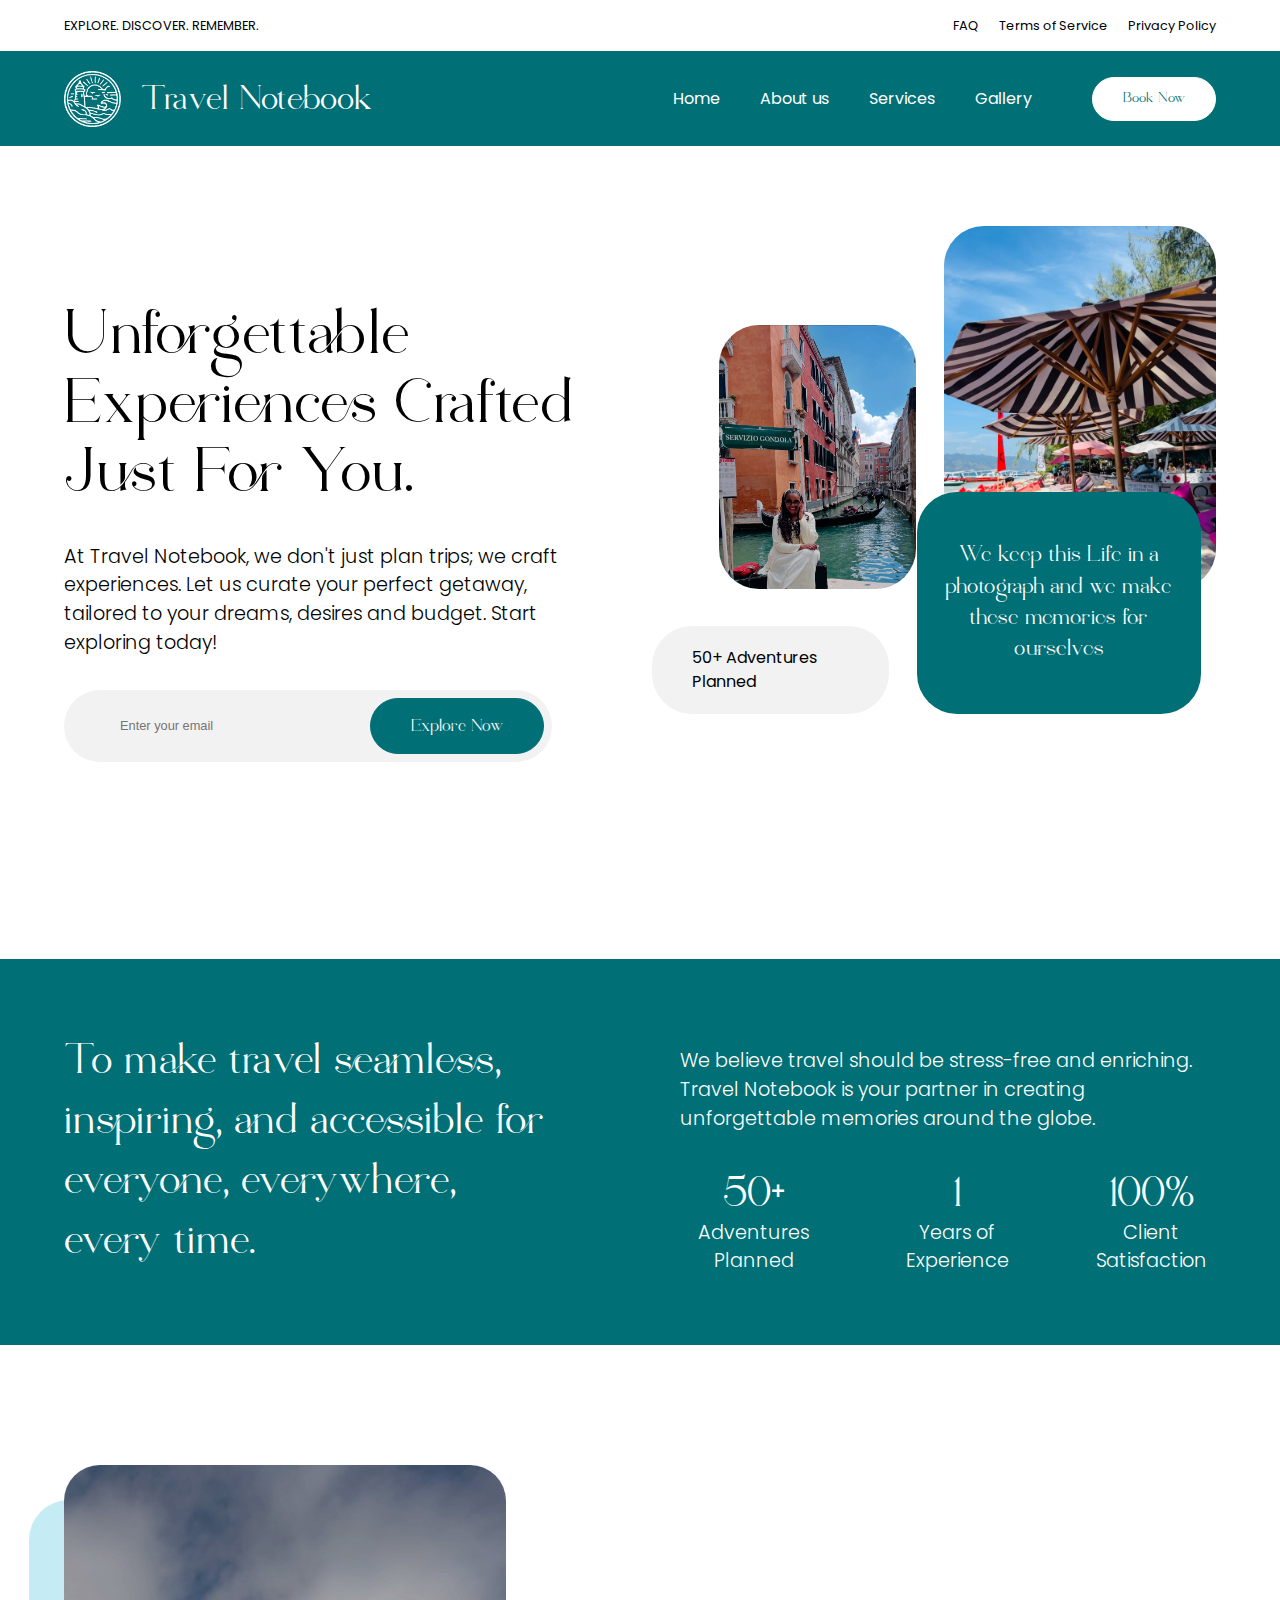
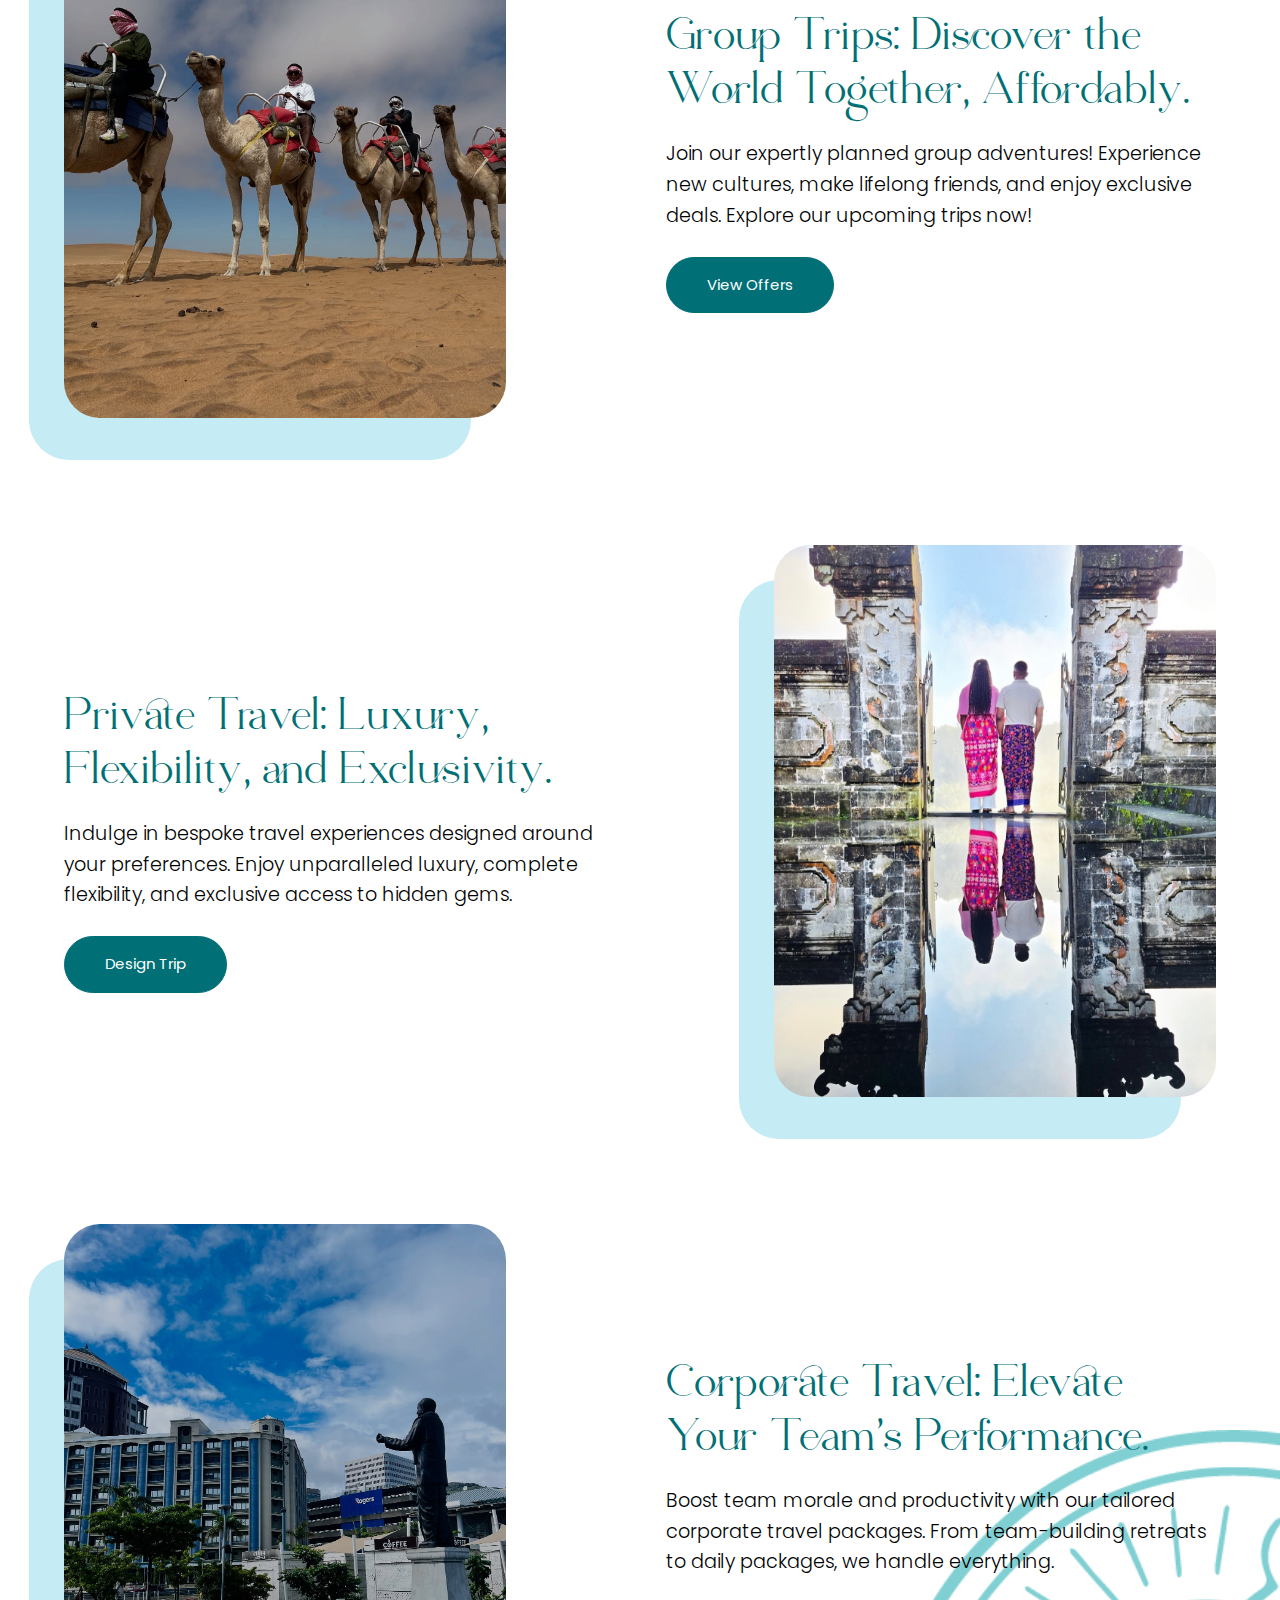
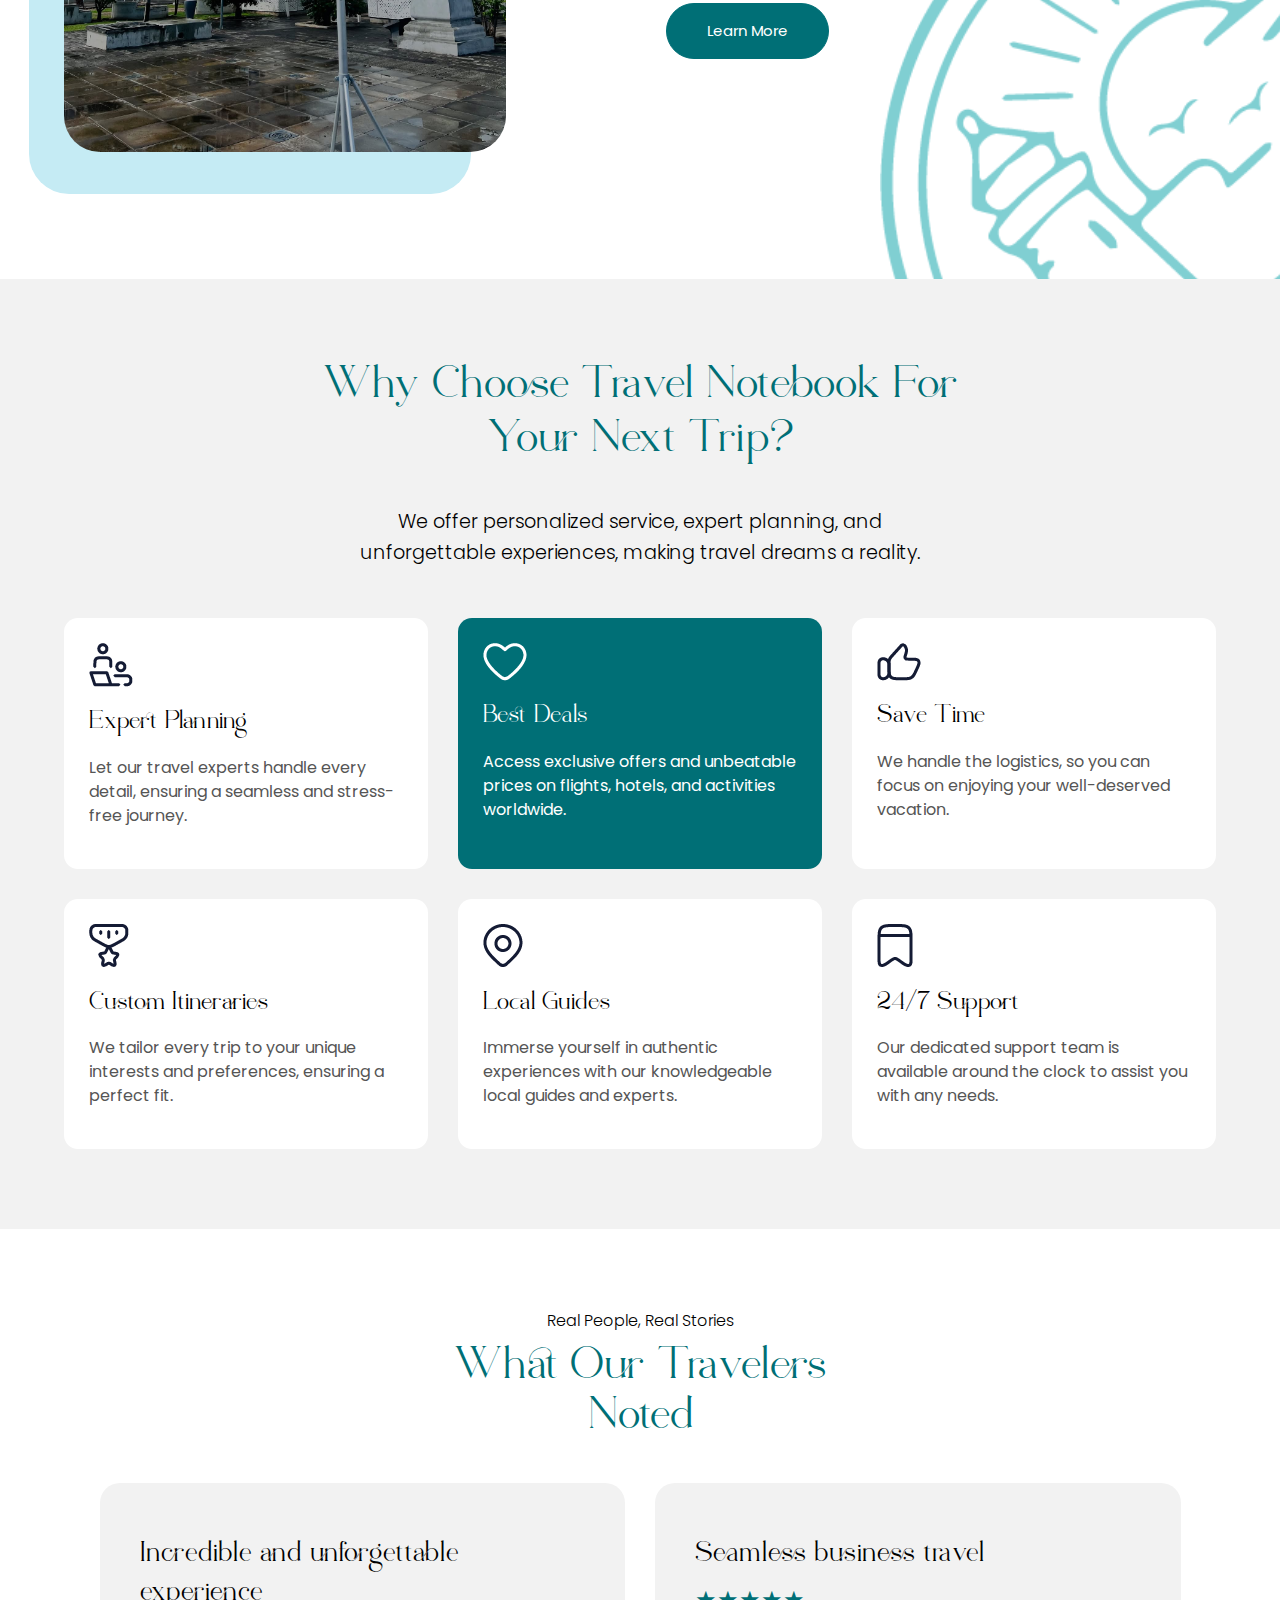
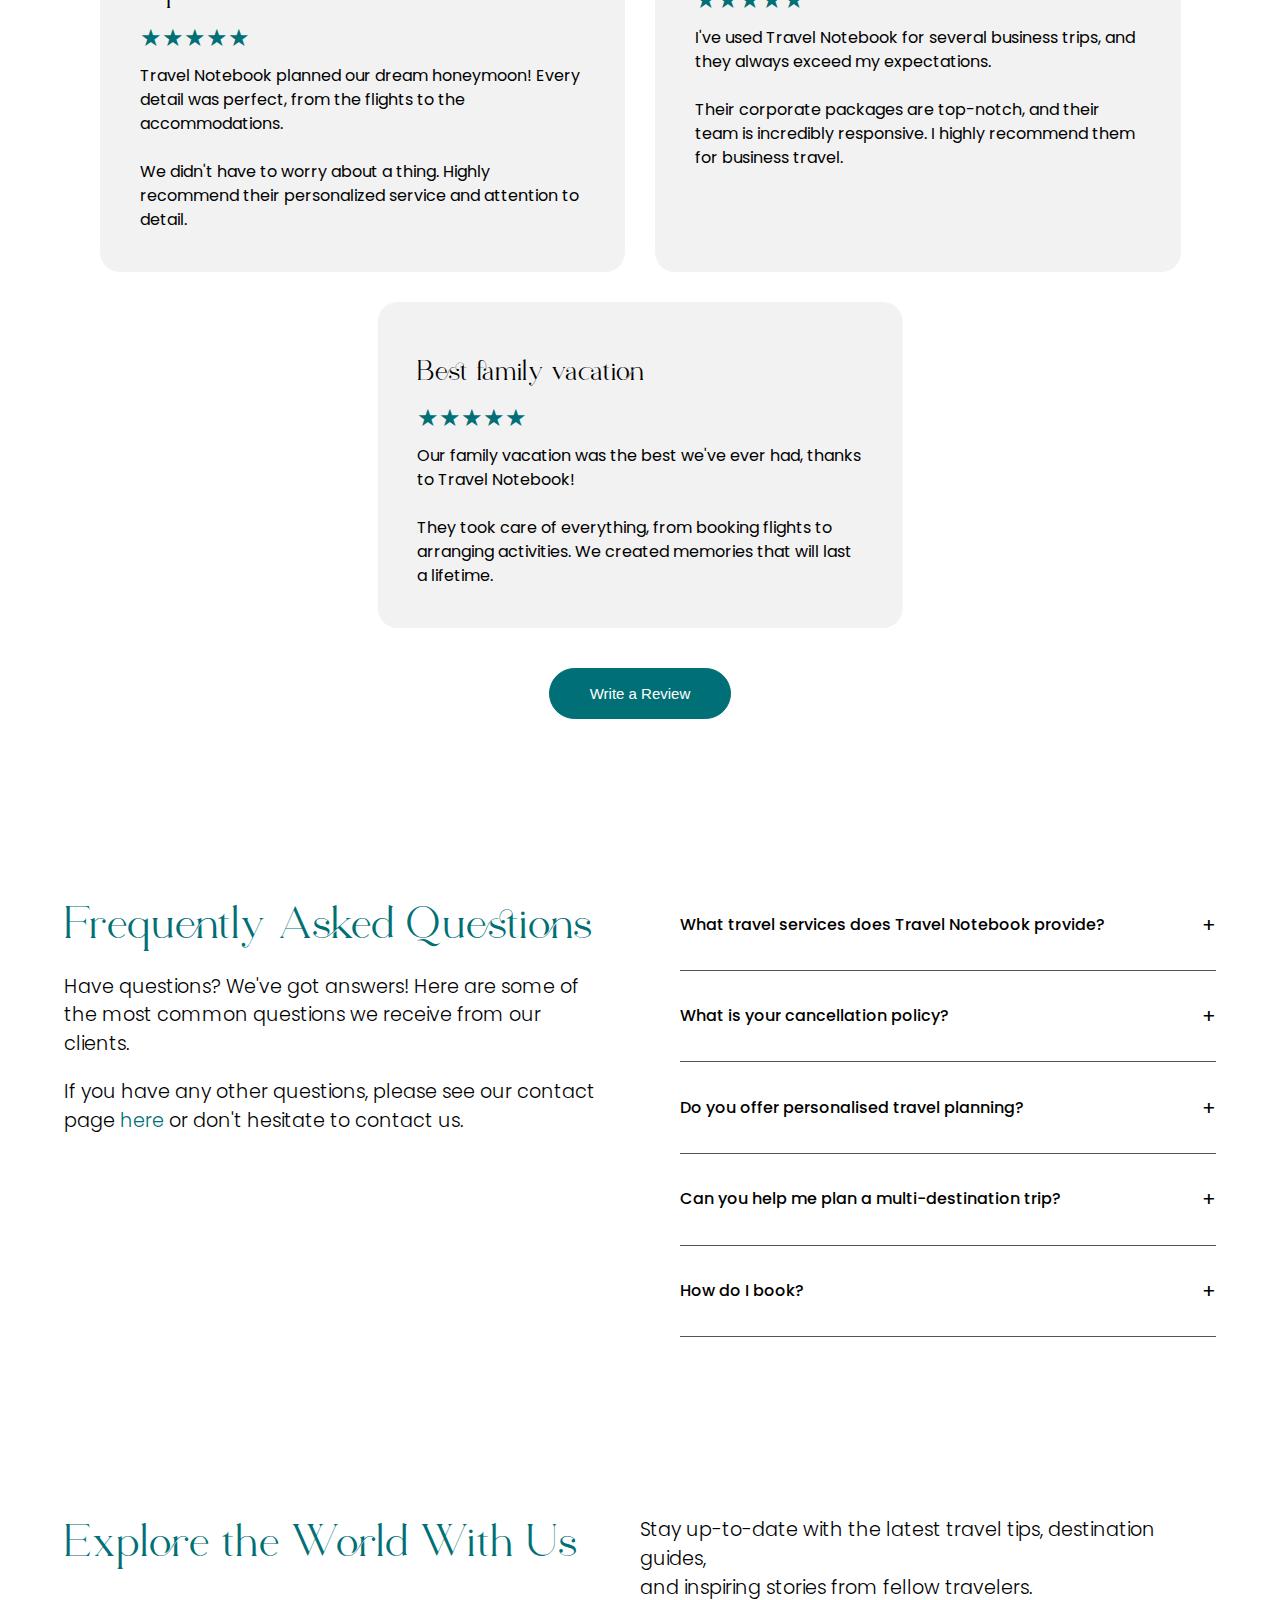
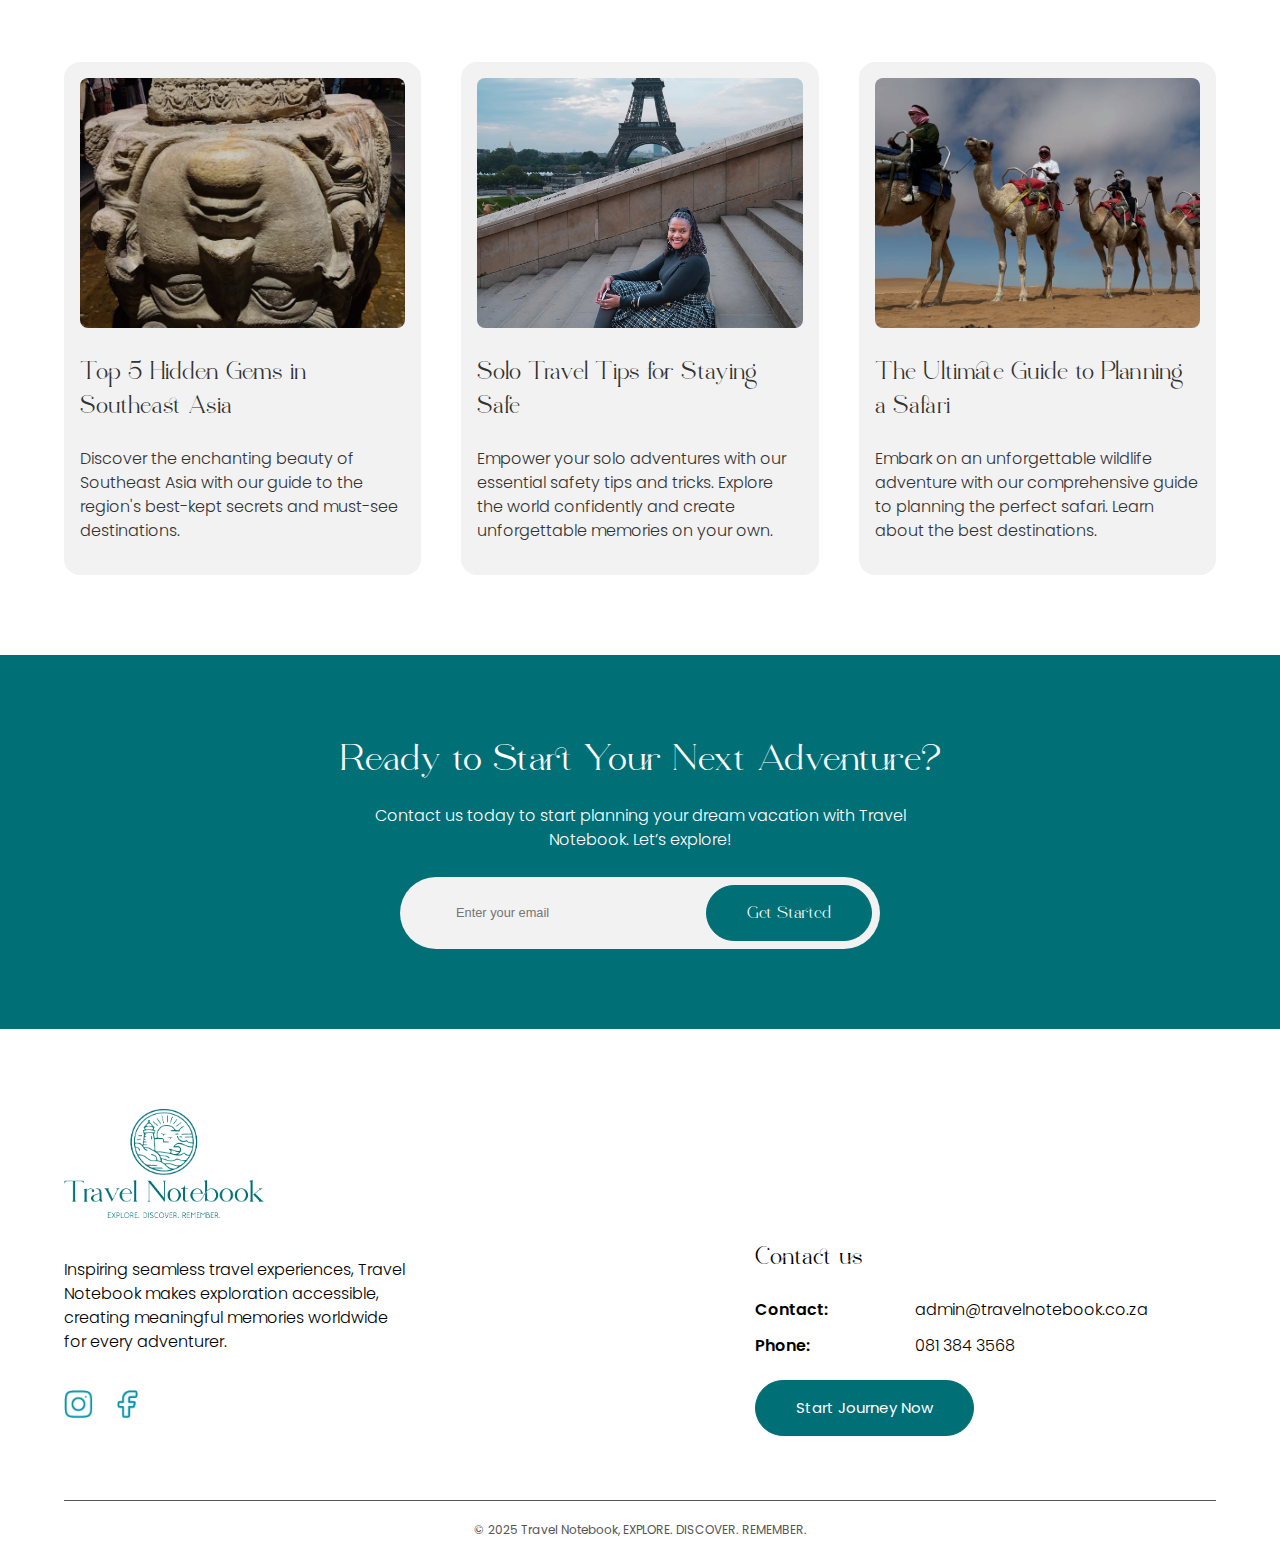
<file: index.html>
<!doctype html>
<html lang="en">
  <head>
    <meta charset="UTF-8" />
    <meta name="viewport" content="width=device-width, initial-scale=1.0" />
    <title>Travel Notebook</title>
    <link rel="canonical" href="https://travelnotebook.co.za/" />
    <meta
      name="title"
      content="Travel Notebook | Expertly Crafted Travel Experiences"
    />
    <meta
      name="description"
      content="Travel Notebook crafts unforgettable travel experiences tailored to your dreams. From group adventures and luxury private travel to corporate retreats. Explore, discover, and remember."
    />
    <meta
      name="keywords"
      content="travel agency South Africa, group trips, private luxury travel, corporate travel packages, bespoke itineraries, Travel Notebook"
    />

    <meta property="og:type" content="website" />
    <meta property="og:url" content="https://travelnotebook.co.za/" />
    <meta
      property="og:title"
      content="Travel Notebook | Unforgettable Experiences Crafted For You"
    />
    <meta
      property="og:description"
      content="Let us curate your perfect getaway, tailored to your dreams and budget. Start exploring with Travel Notebook today."
    />
    <meta
      property="og:image"
      content="https://travelnotebook.co.za/assets/images/logos/mainlogo.png"
    />

    <meta property="twitter:card" content="summary_large_image" />
    <meta property="twitter:url" content="https://travelnotebook.co.za/" />
    <meta
      property="twitter:title"
      content="Travel Notebook | Unforgettable Experiences"
    />
    <meta
      property="twitter:description"
      content="We don't just plan trips; we craft experiences. Bespoke travel planning for adventurers worldwide."
    />
    <meta
      property="twitter:image"
      content="https://travelnotebook.co.za/assets/images/logos/mainlogo.png"
    />
    <link rel="stylesheet" href="style.css" />
    <link
      rel="icon"
      type="image/png"
      href="/assets/images/logos/logoicon.png"
    />
    <script type="application/ld+json">
      {
        "@context": "https://schema.org",
        "@type": "TravelAgency",
        "name": "Travel Notebook",
        "url": "https://travelnotebook.co.za/",
        "logo": "https://travelnotebook.co.za/assets/images/logos/mainlogo.png",
        "image": "https://travelnotebook.co.za/assets/images/content/1761292995579.jpeg",
        "description": "Travel Notebook provides curated travel guides, group trips, and bespoke private travel planning.",
        "telephone": "+27813843568",
        "email": "admin@travelnotebook.co.za",
        "address": {
          "@type": "PostalAddress",
          "addressCountry": "ZA"
        },
        "sameAs": [
          "https://www.instagram.com/notebook_travel/",
          "https://www.facebook.com/your-facebook-page-link"
        ],
        "priceRange": "R30000 - R60000",
        "openingHoursSpecification": [
          {
            "@type": "OpeningHoursSpecification",
            "dayOfWeek": [
              "Monday",
              "Tuesday",
              "Wednesday",
              "Thursday",
              "Friday",
              "Saturday",
              "Sunday"
            ],
            "opens": "09:00",
            "closes": "18:00"
          }
        ]
      }
    </script>
  </head>
  <body>
    <div class="cc-container">
      <div class="cc">
        <h4>EXPLORE. DISCOVER. REMEMBER.</h4>
        <span id="cc">
          <a href="FAQ">FAQ</a>
          <a href="Ts&Cs">Terms of Service</a>
          <a href="Privacy Policy">Privacy Policy</a>
        </span>
        <span id="cc-dropdown">
          <span id="cc-dropdown-icon" onclick="toggleCcMenu()">+</span>
          <span id="cc-dropdown-content">
            <a href="FAQ">FAQ</a>
            <a href="Ts&Cs">Terms of Service</a>
            <a href="Privacy Policy">Privacy Policy</a>
          </span>
        </span>
      </div>
    </div>

    <header>
      <div class="nav-container">
        <nav>
          <span class="logo">
            <img src="/assets/images/logos/logoiconwt.png" alt="logosmall" />
            <h2>Travel Notebook</h2>
          </span>
          <div class="nav">
            <span class="links-dropdown">
              <span id="links-dropdown-icon" onclick="toggleMobileNav(this)">
                <div class="bar1"></div>
                <div class="bar2"></div>
                <div class="bar3"></div>
              </span>
              <span id="links-dropdown-content">
                <ul class="links">
                  <li><a href="/">Home</a></li>
                  <li><a href="/#about">About us</a></li>
                  <li><a href="/Packages">Services</a></li>
                  <li><a href="Gallery">Gallery</a></li>
                </ul>
                <a href="Bookings"><button>Book Now</button></a>
              </span>
            </span>
            <span class="links">
              <ul>
                <li><a href="/">Home</a></li>
                <li><a href="/#about">About us</a></li>
                <li><a href="/Packages">Services</a></li>
                <li><a href="Gallery">Gallery</a></li>
              </ul>
              <a href="Bookings"><button>Book Now</button></a>
            </span>
          </div>
        </nav>
      </div>
    </header>
    <main>
      <div class="main">
        <div class="main1">
          <h1>
            Unforgettable<br />
            Experiences Crafted<br />
            Just For You.
          </h1>
          <p>
            At Travel Notebook, we don't just plan trips; we craft experiences.
            Let us curate your perfect getaway, tailored to your dreams, desires
            and budget. Start exploring today!
          </p>
          <span>
            <form action="Bookings">
              <input type="email" placeholder="Enter your email" required />
              <button type="submit">Explore Now</button>
            </form>
          </span>
        </div>
        <div class="main2">
          <span class="mainimage">
            <img
              src="/assets/images/content/1761292995579.jpeg"
              class="one"
              alt="image"
            />
            <img
              src="/assets/images/content/1761292810671.jpeg"
              class="two"
              alt="image"
            />
          </span>
          <span class="maintext">
            <span class="trip-count"> <p>50+ Adventures Planned</p></span>
            <span class="quote-box">
              <p>
                We keep this Life in a photograph and we make these memories for
                ourselves
              </p>
            </span>
          </span>
        </div>
      </div>

      <div class="divider" id="about">
        <span></span>
        <span></span>
        <span></span>
        <span></span>
        <span></span>
      </div>

      <div class="about-container">
        <div class="about">
          <div class="about1">
            <h2>
              To make travel seamless, inspiring, and accessible for everyone,
              everywhere, every time.
            </h2>
          </div>
          <div class="about2">
            <p>
              We believe travel should be stress-free and enriching. Travel
              Notebook is your partner in creating unforgettable memories around
              the globe.
            </p>
            <ul>
              <li>
                <h3>50+</h3>
                <p>Adventures Planned</p>
              </li>
              <li>
                <h3>1</h3>
                <p>Years of Experience</p>
              </li>
              <li>
                <h3>100%</h3>
                <p>Client Satisfaction</p>
              </li>
            </ul>
          </div>
        </div>
      </div>

      <section class="travel-blocks" id="services">
        <div class="travel-row">
          <div class="travel-image">
            <div class="shape"></div>
            <img
              src="/assets/images/content/1761292886767.jpeg"
              alt="Group Trip"
            />
          </div>

          <div class="travel-content">
            <h2>Group Trips: Discover the World Together, Affordably.</h2>
            <p>
              Join our expertly planned group adventures! Experience new
              cultures, make lifelong friends, and enjoy exclusive deals.
              Explore our upcoming trips now!
            </p>
            <a href="/Packages#group" class="btn">View Offers</a>
          </div>
        </div>

        <div class="travel-row reverse">
          <div class="travel-image">
            <div class="shape"></div>
            <img
              src="/assets/images/content/1761293056008.jpeg"
              alt="Private Travel"
            />
          </div>

          <div class="travel-content">
            <h2>Private Travel: Luxury, Flexibility, and Exclusivity.</h2>
            <p>
              Indulge in bespoke travel experiences designed around your
              preferences. Enjoy unparalleled luxury, complete flexibility, and
              exclusive access to hidden gems.
            </p>
            <a href="/Packages#private" class="btn">Design Trip</a>
          </div>
        </div>

        <div class="travel-row">
          <div class="travel-image">
            <div class="shape"></div>
            <img
              src="/assets/images/content/1761292798364.jpeg"
              alt="Corporate Travel"
            />
          </div>

          <div class="travel-content">
            <h2>Corporate Travel: Elevate Your Team’s Performance.</h2>
            <p>
              Boost team morale and productivity with our tailored corporate
              travel packages. From team-building retreats to daily packages, we
              handle everything.
            </p>
            <a href="/Packages#corporate-banner" class="btn">Learn More</a>
          </div>
        </div>
      </section>

      <section class="why-choose-container">
        <div class="why-choose">
          <h2>Why Choose Travel Notebook For<br />Your Next Trip?</h2>
          <p class="sub">
            We offer personalized service, expert planning, and unforgettable
            experiences, making travel dreams a reality.
          </p>

          <div class="features-grid">
            <div class="feature-card">
              <img
                src="/assets/images/logos/icons/why-chooseicon1.png"
                alt=""
              />
              <h3>Expert Planning</h3>
              <p>
                Let our travel experts handle every detail, ensuring a seamless
                and stress-free journey.
              </p>
            </div>

            <div class="feature-card active">
              <img
                src="/assets/images/logos/icons/why-chooseicon2.png"
                alt=""
              />
              <h3>Best Deals</h3>
              <p>
                Access exclusive offers and unbeatable prices on flights,
                hotels, and activities worldwide.
              </p>
            </div>

            <div class="feature-card">
              <img
                src="/assets/images/logos/icons/why-chooseicon3.png"
                alt=""
              />
              <h3>Save Time</h3>
              <p>
                We handle the logistics, so you can focus on enjoying your
                well-deserved vacation.
              </p>
            </div>

            <div class="feature-card">
              <img
                src="/assets/images/logos/icons/why-chooseicon4.png"
                alt=""
              />
              <h3>Custom Itineraries</h3>
              <p>
                We tailor every trip to your unique interests and preferences,
                ensuring a perfect fit.
              </p>
            </div>

            <div class="feature-card">
              <img
                src="/assets/images/logos/icons/why-chooseicon5.png"
                alt=""
              />
              <h3>Local Guides</h3>
              <p>
                Immerse yourself in authentic experiences with our knowledgeable
                local guides and experts.
              </p>
            </div>

            <div class="feature-card">
              <img
                src="/assets/images/logos/icons/why-chooseicon6.png"
                alt=""
              />
              <h3>24/7 Support</h3>
              <p>
                Our dedicated support team is available around the clock to
                assist you with any needs.
              </p>
            </div>
          </div>
        </div>
      </section>

      <section class="testimonials-container">
        <div class="testimonials">
          <p class="tag">Real People, Real Stories</p>
          <h2>
            What Our Travelers <br />
            Noted
          </h2>

          <div class="testi-grid">
            <div class="testi-card">
              <h3>Incredible and unforgettable experience</h3>
              <p class="stars">★★★★★</p>
              <p>
                Travel Notebook planned our dream honeymoon! Every detail was
                perfect, from the flights to the accommodations.

                <br /><br />We didn't have to worry about a thing. Highly
                recommend their personalized service and attention to detail.
              </p>
            </div>

            <div class="testi-card">
              <h3>Seamless business travel</h3>
              <p class="stars">★★★★★</p>
              <p>
                I've used Travel Notebook for several business trips, and they
                always exceed my expectations.

                <br /><br />Their corporate packages are top-notch, and their
                team is incredibly responsive. I highly recommend them for
                business travel.
              </p>
            </div>

            <div class="testi-card">
              <h3>Best family vacation</h3>
              <p class="stars">★★★★★</p>
              <p>
                Our family vacation was the best we've ever had, thanks to
                Travel Notebook!

                <br /><br />They took care of everything, from booking flights
                to arranging activities. We created memories that will last a
                lifetime.
              </p>
            </div>
          </div>

          <div class="testi-button">
            <a href="Reviews"><button class="btn">Write a Review</button></a>
          </div>
        </div>
      </section>

      <section class="faq-container">
        <div class="faq">
          <div class="faq-side">
            <h2>Frequently Asked Questions</h2>
            <p class="subfaq">
              Have questions? We've got answers! Here are some of the most
              common questions we receive from our clients.
            </p>
            <p class="subfaq">
              If you have any other questions, please see our contact page
              <a href="FAQ">here</a> or don't hesitate to contact us.
            </p>
          </div>

          <div class="faq-grid">
            <div class="faq-item">
              <div class="faq-question">
                <h4>What travel services does Travel Notebook provide?</h4>
                <span class="faq-icon">+</span>
              </div>
              <div class="faq-answer">
                <p>
                  Travel Notebook provides curated travel guides, destination
                  insights, itineraries, and practical travel planning resources
                  to help travellers plan informed and meaningful trips.
                </p>
              </div>
            </div>

            <div class="faq-item">
              <div class="faq-question">
                <h4>What is your cancellation policy?</h4>
                <span class="faq-icon">+</span>
              </div>
              <div class="faq-answer">
                <p>
                  Our cancellation policy varies depending on the specific
                  booking and supplier. Please refer to your booking
                  confirmation.
                </p>
              </div>
            </div>

            <div class="faq-item">
              <div class="faq-question">
                <h4>Do you offer personalised travel planning?</h4>
                <span class="faq-icon">+</span>
              </div>
              <div class="faq-answer">
                <p>
                  Personalised travel planning may be available on request,
                  depending on the destination and travel requirements.
                </p>
              </div>
            </div>

            <div class="faq-item">
              <div class="faq-question">
                <h4>Can you help me plan a multi-destination trip?</h4>
                <span class="faq-icon">+</span>
              </div>
              <div class="faq-answer">
                <p>
                  Yes. Our itineraries and destination guides are designed to
                  support multi-city and multi-country travel planning.
                </p>
              </div>
            </div>

            <div class="faq-item">
              <div class="faq-question">
                <h4>How do I book?</h4>
                <span class="faq-icon">+</span>
              </div>
              <div class="faq-answer">
                <p>
                  Booking is easy! Simply fill out our contact form or give us a
                  call to discuss your travel plans.
                </p>
              </div>
            </div>
          </div>
        </div>
      </section>

      <section class="blog-container">
        <div class="blog">
          <div class="blog-header">
            <h2>Explore the World With Us</h2>
            <p>
              Stay up-to-date with the latest travel tips, destination
              guides,<br />
              and inspiring stories from fellow travelers.
            </p>
          </div>

          <div class="blog-wrapper">
            <a class="blog-card" href="Gallery">
              <img
                src="/assets/images/content/1761293084011.jpeg"
                alt="Hidden Gems"
              />
              <h3>Top 5 Hidden Gems in Southeast Asia</h3>
              <p>
                Discover the enchanting beauty of Southeast Asia with our guide
                to the region's best-kept secrets and must-see destinations.
              </p>
            </a>
            <a class="blog-card" href="Gallery">
              <img
                src="/assets/images/content/1761292914775.jpeg"
                class="position"
                alt="Solo Travel Tips"
              />
              <h3>Solo Travel Tips for Staying Safe</h3>
              <p>
                Empower your solo adventures with our essential safety tips and
                tricks. Explore the world confidently and create unforgettable
                memories on your own.
              </p>
            </a>

            <a class="blog-card" href="Gallery">
              <img
                src="/assets/images/content/1761292886767.jpeg"
                alt="Safari Planning"
              />
              <h3>The Ultimate Guide to Planning a Safari</h3>
              <p>
                Embark on an unforgettable wildlife adventure with our
                comprehensive guide to planning the perfect safari. Learn about
                the best destinations.
              </p>
            </a>
          </div>
        </div>
      </section>

      <section class="cta-container">
        <div class="cta-section">
          <h2>Ready to Start Your Next Adventure?</h2>
          <p>
            Contact us today to start planning your dream vacation with Travel
            Notebook. Let’s explore!
          </p>

          <form class="cta-form">
            <input type="email" placeholder="Enter your email" required />
            <button type="submit">Get Started</button>
          </form>
        </div>
      </section>

      <footer class="footer-container">
        <div class="footer">
          <img
            src="/assets/images/logos/mainlogo.png"
            alt="Travel Notebook Logo"
            class="footer-logo"
          />
          <div class="footer-grid">
            <div class="footer-brand">
              <p>
                Inspiring seamless travel experiences, Travel Notebook makes
                exploration accessible, creating meaningful memories worldwide
                for every adventurer.
              </p>

              <div class="footer-socials">
                <a
                  href="https://www.instagram.com/notebook_travel/"
                  target="_blank"
                  rel="noopener noreferrer"
                  ><img
                    src="/assets/images/logos/icons/ri-instagram-line.png"
                    alt="Instagram"
                /></a>
                <a href="#"
                  ><img
                    src="/assets/images/logos/icons/ri-facebook-line.png"
                    alt="Facebook"
                /></a>
              </div>
            </div>

            <div class="footer-contact">
              <h3>Contact us</h3>
              <p>
                <strong>Contact:</strong>
                <a href="mailto:admin@travelnotebook.co.za"
                  >admin@travelnotebook.co.za</a
                >
              </p>
              <p>
                <strong>Phone:</strong>
                <a href="tel:+27813843568">081 384 3568</a>
              </p>

              <a href="Bookings" class="footer-btn">Start Journey Now</a>
            </div>
          </div>

          <div class="footer-bottom">
            © 2025 Travel Notebook, EXPLORE. DISCOVER. REMEMBER.
          </div>
        </div>
      </footer>
    </main>

    <script>
      function toggleMobileNav(icon) {
        icon.classList.toggle("change");

        var menu = document.getElementById("links-dropdown-content");
        menu.classList.toggle("show");
      }

      function toggleCcMenu() {
        var menu = document.getElementById("cc-dropdown-content");
        var icon = document.getElementById("cc-dropdown-icon");

        menu.classList.toggle("show");

        if (menu.classList.contains("show")) {
          icon.innerText = "-";
        } else {
          icon.innerText = "+";
        }
      }

      const featureCards = document.querySelectorAll(".feature-card");

      featureCards.forEach((card) => {
        card.addEventListener("click", () => {
          featureCards.forEach((c) => c.classList.remove("active"));
          card.classList.add("active");
        });
      });

      const faqItems = document.querySelectorAll(".faq-item");

      faqItems.forEach((item) => {
        item.querySelector(".faq-question").addEventListener("click", () => {
          item.classList.toggle("active");
        });
      });
    </script>
  </body>
</html>
</file>
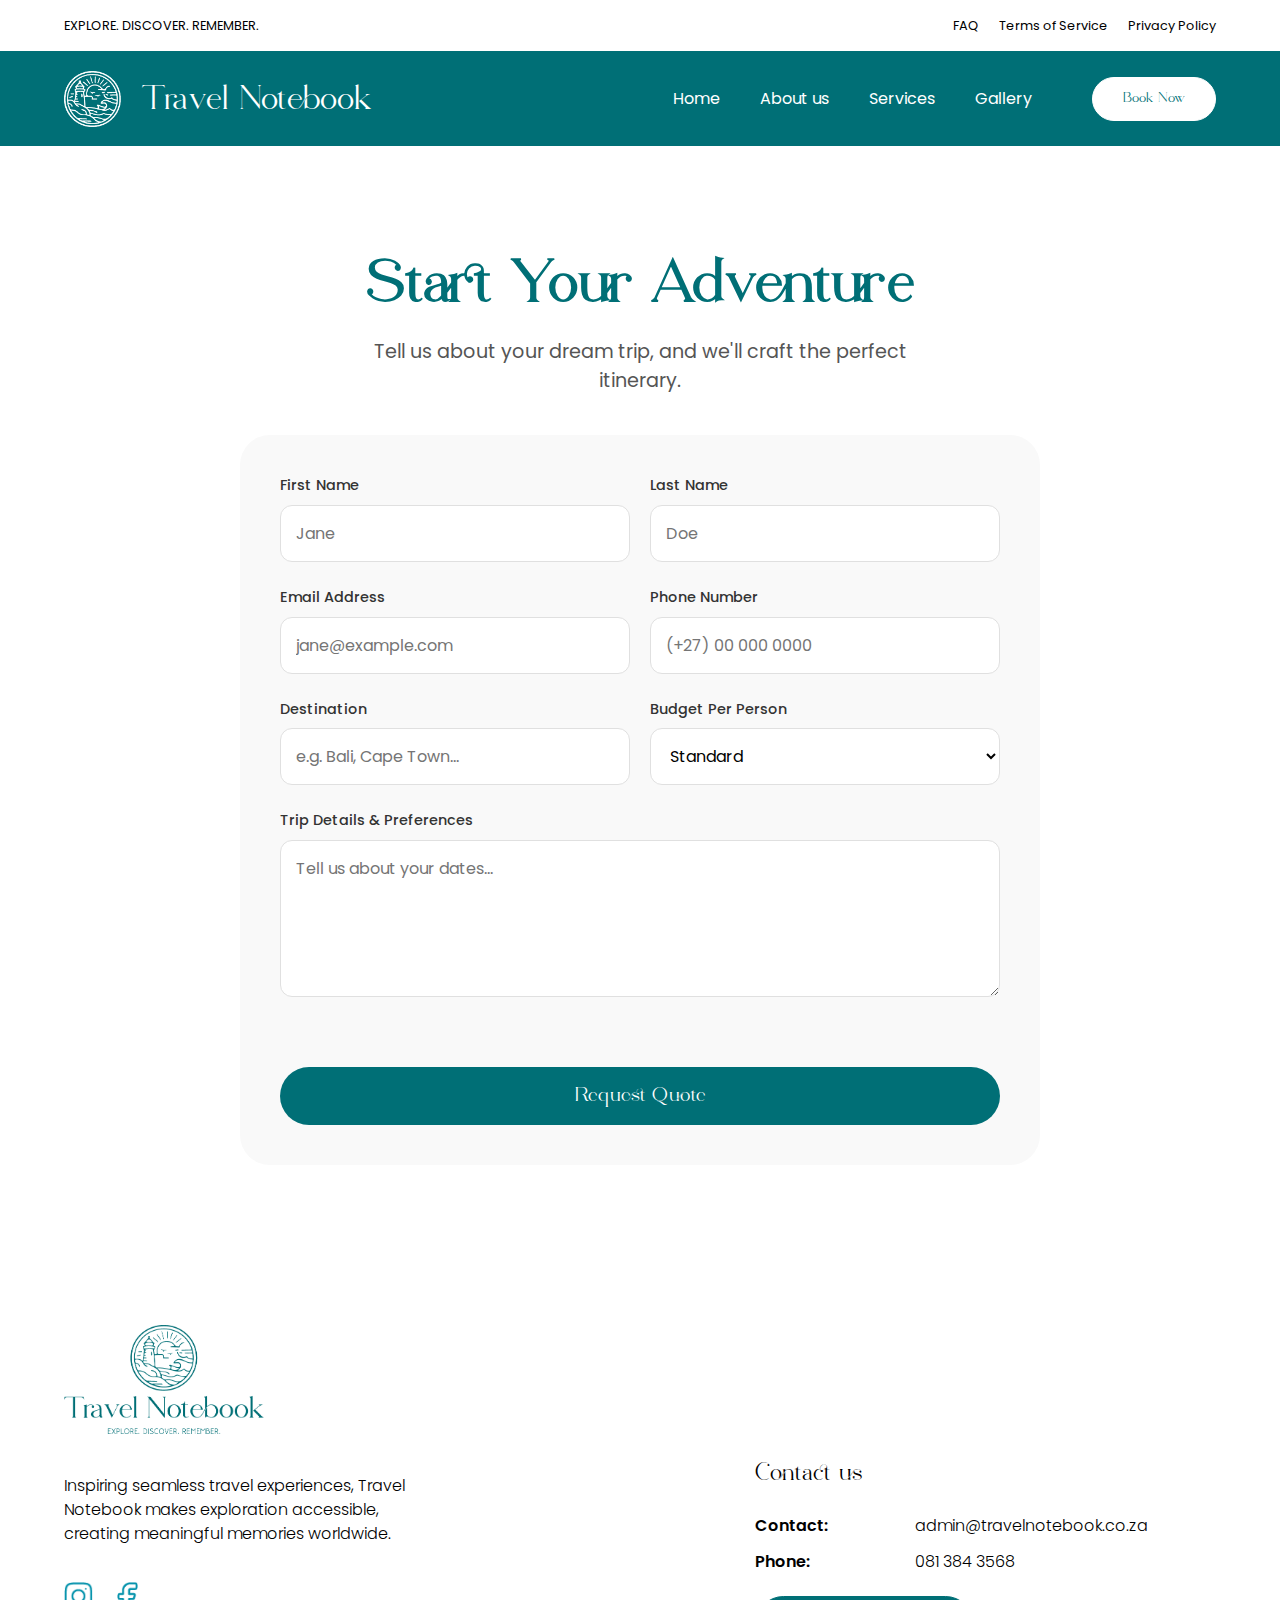
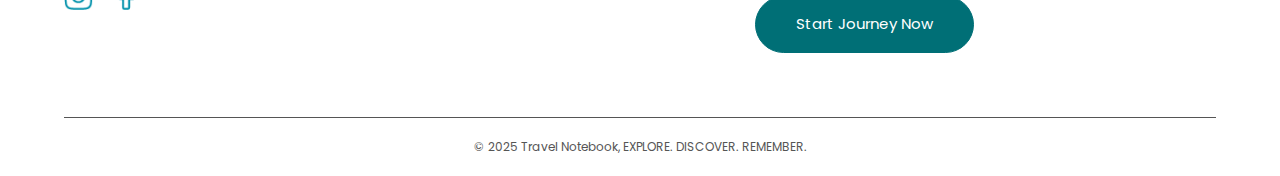
<file: Bookings.html>
<!doctype html>
<html lang="en">
  <head>
    <meta charset="UTF-8" />
    <meta name="viewport" content="width=device-width, initial-scale=1.0" />
    <link rel="canonical" href="https://travelnotebook.co.za/Bookings" />
    <title>Book Your Next Adventure | Travel Notebook</title>
    <meta name="title" content="Book Your Next Adventure | Travel Notebook" />
    <meta
      name="description"
      content="Ready to travel? Fill out our booking form to request a quote for group trips or custom private itineraries. Start your journey with Travel Notebook today."
    />
    <link
      rel="icon"
      type="image/png"
      href="/assets/images/logos/logoicon.png"
    />
    <link rel="stylesheet" href="style.css" />
    <link
      rel="icon"
      type="image/png"
      href="/assets/images/logos/logoicon.png"
    />
    <script type="application/ld+json">
      {
        "@context": "https://schema.org",
        "@type": "ContactPage",
        "name": "Book Your Trip",
        "description": "Inquiry and booking form for Travel Notebook trips.",
        "url": "https://travelnotebook.co.za/Bookings"
      }
    </script>
    <script src="https://www.google.com/recaptcha/api.js" async defer></script>
  </head>
  <body>
    <div class="cc-container">
      <div class="cc">
        <h4>EXPLORE. DISCOVER. REMEMBER.</h4>
        <span id="cc">
          <a href="FAQ">FAQ</a>
          <a href="Ts&Cs">Terms of Service</a>
          <a href="Privacy Policy">Privacy Policy</a>
        </span>
        <span id="cc-dropdown">
          <span id="cc-dropdown-icon" onclick="toggleCcMenu()">+</span>
          <span id="cc-dropdown-content">
            <a href="FAQ">FAQ</a>
            <a href="Ts&Cs">Terms of Service</a>
            <a href="Privacy Policy">Privacy Policy</a>
          </span>
        </span>
      </div>
    </div>

    <header>
      <div class="nav-container">
        <nav>
          <span class="logo">
            <img src="/assets/images/logos/logoiconwt.png" alt="logosmall" />
            <h2>Travel Notebook</h2>
          </span>
          <div class="nav">
            <span class="links-dropdown">
              <span id="links-dropdown-icon" onclick="toggleMobileNav(this)">
                <div class="bar1"></div>
                <div class="bar2"></div>
                <div class="bar3"></div>
              </span>
              <span id="links-dropdown-content">
                <ul class="links">
                  <li><a href="/">Home</a></li>
                  <li><a href="/#about">About us</a></li>
                  <li><a href="/Packages">Services</a></li>
                  <li><a href="Gallery">Gallery</a></li>
                </ul>
                <a href="Bookings"><button>Book Now</button></a>
              </span>
            </span>
            <span class="links">
              <ul>
                <li><a href="/">Home</a></li>
                <li><a href="/#about">About us</a></li>
                <li><a href="/Packages">Services</a></li>
                <li><a href="Gallery">Gallery</a></li>
              </ul>
              <a href="Bookings"><button>Book Now</button></a>
            </span>
          </div>
        </nav>
      </div>
    </header>

    <main>
      <div class="page-header">
        <h1>Start Your Adventure</h1>
        <p>
          Tell us about your dream trip, and we'll craft the perfect itinerary.
        </p>
      </div>

      <div class="booking-container">
        <form id="booking-form" class="booking-form">
          <div class="form-row">
            <div class="form-group">
              <label>First Name</label>
              <input type="text" name="firstname" placeholder="Jane" required />
            </div>
            <div class="form-group">
              <label>Last Name</label>
              <input type="text" name="lastname" placeholder="Doe" required />
            </div>
          </div>

          <div class="form-row">
            <div class="form-group">
              <label>Email Address</label>
              <input
                type="email"
                name="email"
                placeholder="jane@example.com"
                required
              />
            </div>
            <div class="form-group">
              <label>Phone Number</label>
              <input type="tel" name="phone" placeholder="(+27) 00 000 0000" />
            </div>
          </div>

          <div class="form-row">
            <div class="form-group">
              <label>Destination</label>
              <input
                type="text"
                name="destination"
                placeholder="e.g. Bali, Cape Town..."
              />
            </div>
            <div class="form-group">
              <label>Budget Per Person</label>
              <select name="budget">
                <option value="economy">Economy</option>
                <option value="standard" selected>Standard</option>
                <option value="luxury">Luxury</option>
                <option value="ultra">Ultra Luxury</option>
              </select>
            </div>
          </div>

          <input
            type="text"
            name="_honeypot"
            style="display: none"
            tabindex="-1"
            autocomplete="off"
          />

          <div class="form-group">
            <label>Trip Details & Preferences</label>
            <textarea
              name="message"
              rows="5"
              placeholder="Tell us about your dates..."
            ></textarea>
          </div>

          <div class="captcha-container">
            <div
              class="g-recaptcha"
              data-sitekey="6Lcx7UQsAAAAACTeczOBBXXZEZbnG-NLwCwxH68G"
              data-theme="light"
            ></div>
          </div>

          <button type="submit" class="submit-btn">Request Quote</button>
          <p
            id="form-status"
            style="
              display: none;
              margin-top: 15px;
              color: #006f76;
              font-weight: 600;
            "
          ></p>
        </form>
      </div>
    </main>

    <footer class="footer-container">
      <div class="footer">
        <img
          src="/assets/images/logos/mainlogo.png"
          alt="Travel Notebook Logo"
          class="footer-logo"
        />
        <div class="footer-grid">
          <div class="footer-brand">
            <p>
              Inspiring seamless travel experiences, Travel Notebook makes
              exploration accessible, creating meaningful memories worldwide.
            </p>

            <div class="footer-socials">
              <a
                href="https://www.instagram.com/notebook_travel/"
                target="_blank"
                rel="noopener noreferrer"
                ><img
                  src="/assets/images/logos/icons/ri-instagram-line.png"
                  alt="Instagram"
              /></a>
              <a href="#"
                ><img
                  src="/assets/images/logos/icons/ri-facebook-line.png"
                  alt="Facebook"
              /></a>
            </div>
          </div>
          <div class="footer-contact">
            <h3>Contact us</h3>
            <p>
              <strong>Contact:</strong>
              <a href="mailto:admin@travelnotebook.co.za"
                >admin@travelnotebook.co.za</a
              >
            </p>
            <p>
              <strong>Phone:</strong>
              <a href="tel:+27813843568">081 384 3568</a>
            </p>
            <a href="Bookings" class="footer-btn">Start Journey Now</a>
          </div>
        </div>
        <div class="footer-bottom">
          © 2025 Travel Notebook, EXPLORE. DISCOVER. REMEMBER.
        </div>
      </div>
    </footer>
  </body>

  <script>
    function toggleMobileNav(icon) {
      icon.classList.toggle("change");

      var menu = document.getElementById("links-dropdown-content");
      menu.classList.toggle("show");
    }

    function toggleCcMenu() {
      var menu = document.getElementById("cc-dropdown-content");
      var icon = document.getElementById("cc-dropdown-icon");

      menu.classList.toggle("show");

      if (menu.classList.contains("show")) {
        icon.innerText = "-";
      } else {
        icon.innerText = "+";
      }
    }

    document.addEventListener("DOMContentLoaded", function () {
      const scriptURL =
        "https://script.google.com/a/macros/travelnotebook.co.za/s/AKfycbyuBxjnxM8RCJLEc5oh_zrKn0vP6yYId56H0ZIpxFl41PON0OZuJvv8y3d1gqB43p0/exec";
      const form = document.getElementById("booking-form");
      if (!form) {
        console.error(
          "Error: Could not find element with id 'booking-form'. Check your HTML form tag.",
        );
        return;
      }

      const btn = form.querySelector(".submit-btn");
      const statusMsg = document.getElementById("form-status");
      form.addEventListener("submit", (e) => {
        e.preventDefault();

        if (
          form.elements["_honeypot"] &&
          form.elements["_honeypot"].value !== ""
        ) {
          console.warn("Bot detected.");
          return;
        }

        if (typeof grecaptcha === "undefined") {
          alert("Error: Google reCAPTCHA has not loaded. Please refresh.");
          return;
        }

        const captchaResponse = grecaptcha.getResponse();
        if (captchaResponse.length === 0) {
          alert("Please complete the captcha to prove you are human.");
          return;
        }

        btn.disabled = true;
        btn.innerText = "Sending Request...";

        const dataToSubmit = new FormData(form);
        dataToSubmit.append("g-recaptcha-response", captchaResponse);

        fetch(scriptURL, {
          method: "POST",
          body: dataToSubmit,
          mode: "no-cors",
        })
          .then(() => {
            window.location.href = "Thank-You";
          })
          .catch((error) => {
            // ERROR
            console.error("Fetch Error:", error);
            statusMsg.style.display = "block";
            statusMsg.style.color = "red";
            statusMsg.innerText =
              "Error! Please check your internet connection.";
            btn.disabled = false;
            btn.innerText = "Request Quote";
          });
      });
    });
  </script>
</html>
</file>
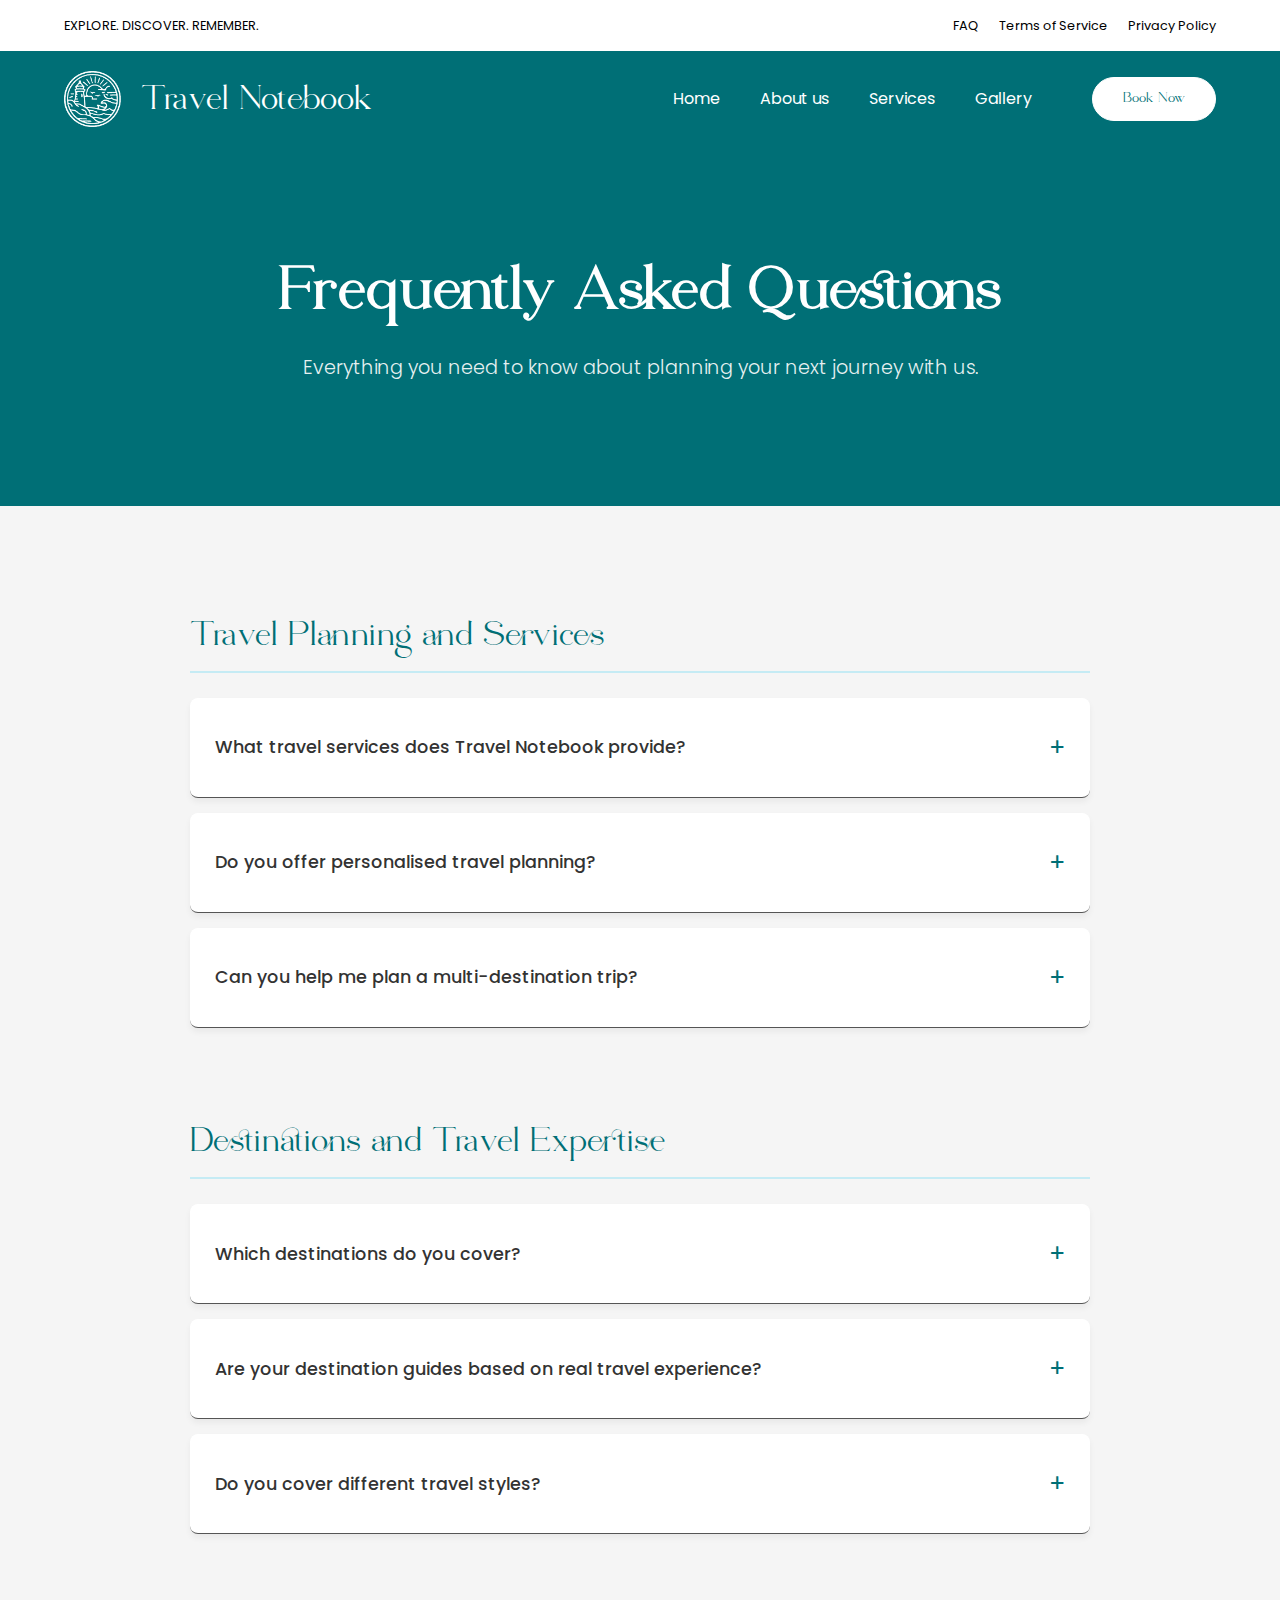
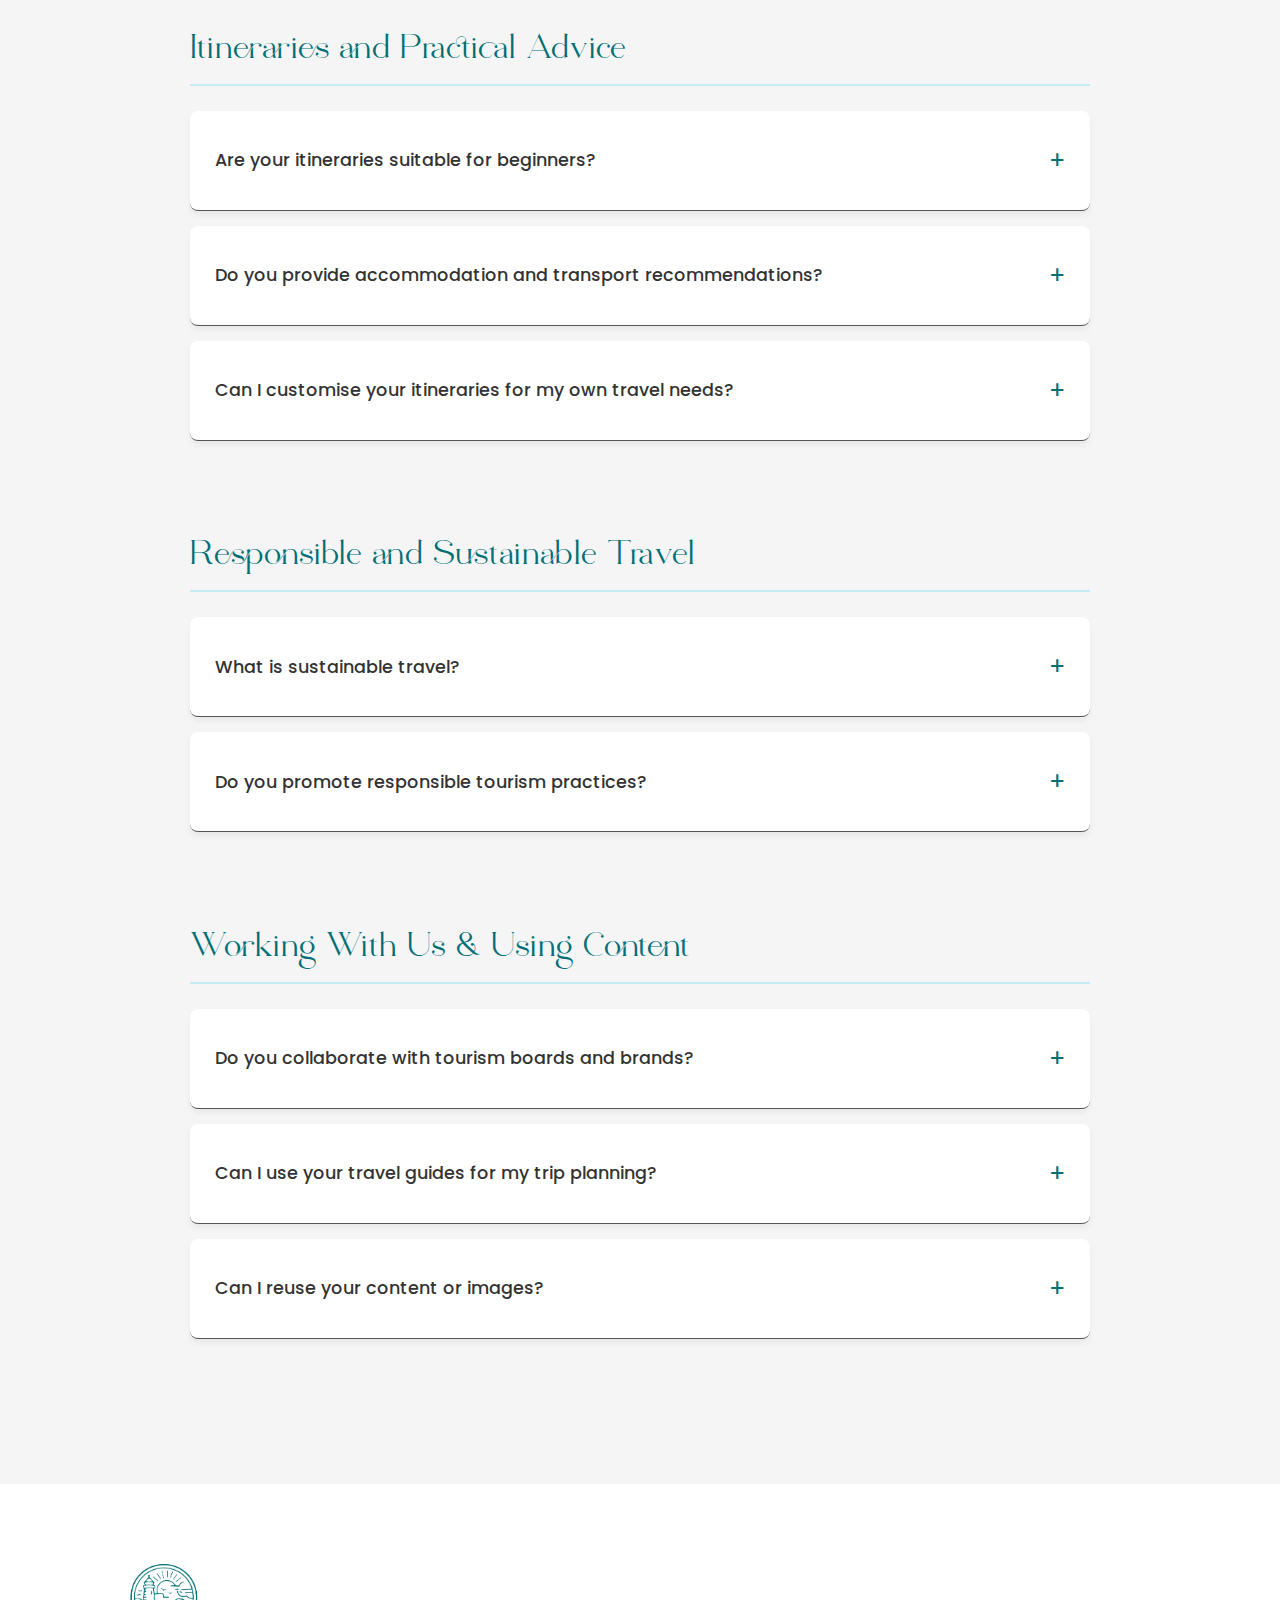
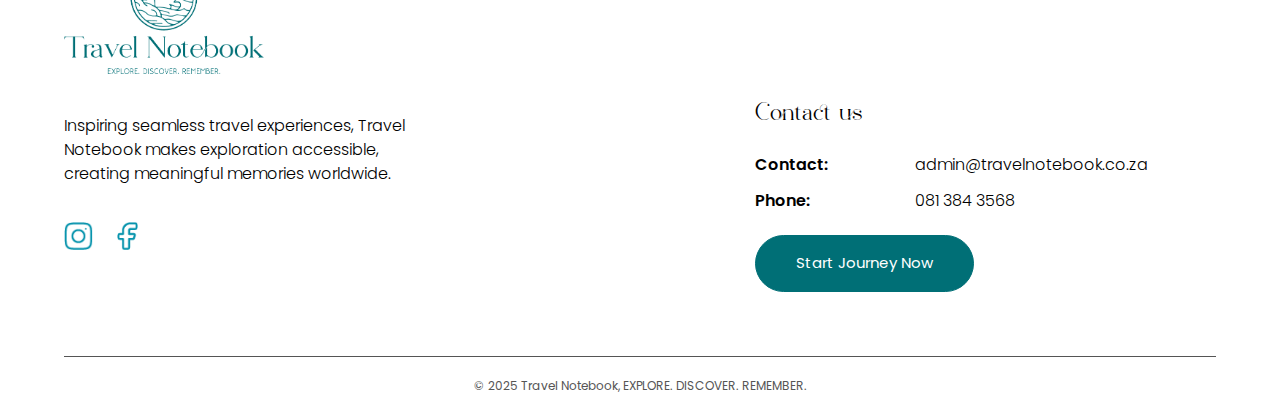
<file: FAQ.html>
<!doctype html>
<html lang="en">
  <head>
    <meta charset="UTF-8" />
    <meta name="viewport" content="width=device-width, initial-scale=1.0" />
    <title>Frequently Asked Questions | Travel Notebook</title>
    <link rel="canonical" href="https://travelnotebook.co.za/FAQ" />
    <meta name="title" content="Frequently Asked Questions | Travel Notebook" />
    <meta
      name="description"
      content="Find answers to all your travel planning questions. From curated itineraries and destination expertise to sustainable travel practices, Travel Notebook helps you plan your next journey."
    />
    <meta
      name="keywords"
      content="travel planning, travel FAQ, curated itineraries, sustainable travel, travel guides, destination expertise, Travel Notebook"
    />
    <meta name="author" content="Travel Notebook" />

    <meta property="og:type" content="website" />
    <meta property="og:url" content="https://travelnotebook.co.za/FAQ" />
    <meta
      property="og:title"
      content="Frequently Asked Questions | Travel Notebook"
    />
    <meta
      property="og:description"
      content="Everything you need to know about planning your next journey with us. Explore curated guides and expert advice."
    />
    <meta
      property="og:image"
      content="https://travelnotebook.co.za/assets/images/logos/mainlogo.png"
    />

    <meta property="twitter:card" content="summary_large_image" />
    <meta property="twitter:url" content="https://travelnotebook.co.za/faq" />
    <meta
      property="twitter:title"
      content="Frequently Asked Questions | Travel Notebook"
    />
    <meta
      property="twitter:description"
      content="Everything you need to know about planning your next journey with us."
    />
    <meta
      property="twitter:image"
      content="https://travelnotebook.co.za/assets/images/logos/mainlogo.png"
    />
    <link rel="stylesheet" href="style.css" />
    <link
      rel="icon"
      type="image/png"
      href="/assets/images/logos/logoicon.png"
    />
  </head>
  <body>
    <div class="cc-container">
      <div class="cc">
        <h4>EXPLORE. DISCOVER. REMEMBER.</h4>
        <span id="cc">
          <a href="FAQ">FAQ</a>
          <a href="Ts&Cs">Terms of Service</a>
          <a href="Privacy Policy">Privacy Policy</a>
        </span>
        <span id="cc-dropdown">
          <span id="cc-dropdown-icon" onclick="toggleCcMenu()">+</span>
          <span id="cc-dropdown-content">
            <a href="FAQ">FAQ</a>
            <a href="Ts&Cs">Terms of Service</a>
            <a href="Privacy Policy">Privacy Policy</a>
          </span>
        </span>
      </div>
    </div>

    <header>
      <div class="nav-container">
        <nav>
          <span class="logo">
            <img src="/assets/images/logos/logoiconwt.png" alt="logosmall" />
            <h2>Travel Notebook</h2>
          </span>
          <div class="nav">
            <span class="links-dropdown">
              <span id="links-dropdown-icon" onclick="toggleMobileNav(this)">
                <div class="bar1"></div>
                <div class="bar2"></div>
                <div class="bar3"></div>
              </span>
              <span id="links-dropdown-content">
                <ul class="links">
                  <li><a href="/">Home</a></li>
                  <li><a href="/#about">About us</a></li>
                  <li><a href="/Packages">Services</a></li>
                  <li><a href="Gallery">Gallery</a></li>
                </ul>
                <a href="Bookings"><button>Book Now</button></a>
              </span>
            </span>
            <span class="links">
              <ul>
                <li><a href="/">Home</a></li>
                <li><a href="/#about">About us</a></li>
                <li><a href="/Packages">Services</a></li>
                <li><a href="Gallery">Gallery</a></li>
              </ul>
              <a href="Bookings"><button>Book Now</button></a>
            </span>
          </div>
        </nav>
      </div>
    </header>

    <main class="faq">
      <section class="faq-hero">
        <div class="faq-hero-content">
          <h1>Frequently Asked Questions</h1>
          <p>
            Everything you need to know about planning your next journey with
            us.
          </p>
        </div>
      </section>

      <section class="faq-section">
        <div class="faq-container">
          <div class="faq-category">
            <h2>Travel Planning and Services</h2>

            <div class="faq-item">
              <button class="faq-question">
                What travel services does Travel Notebook provide?
                <span class="faq-icon">+</span>
              </button>
              <div class="faq-answer-wrapper">
                <div class="faq-answer">
                  <p>
                    Travel Notebook provides curated travel guides, destination
                    insights, itineraries, and practical travel planning
                    resources to help travellers plan informed and meaningful
                    trips.
                  </p>
                </div>
              </div>
            </div>

            <div class="faq-item">
              <button class="faq-question">
                Do you offer personalised travel planning?
                <span class="faq-icon">+</span>
              </button>
              <div class="faq-answer-wrapper">
                <div class="faq-answer">
                  <p>
                    Personalised travel planning may be available on request,
                    depending on the destination and travel requirements.
                  </p>
                </div>
              </div>
            </div>

            <div class="faq-item">
              <button class="faq-question">
                Can you help me plan a multi-destination trip?
                <span class="faq-icon">+</span>
              </button>
              <div class="faq-answer-wrapper">
                <div class="faq-answer">
                  <p>
                    Yes. Our itineraries and destination guides are designed to
                    support multi-city and multi-country travel planning.
                  </p>
                </div>
              </div>
            </div>
          </div>

          <div class="faq-category">
            <h2>Destinations and Travel Expertise</h2>

            <div class="faq-item">
              <button class="faq-question">
                Which destinations do you cover?
                <span class="faq-icon">+</span>
              </button>
              <div class="faq-answer-wrapper">
                <div class="faq-answer">
                  <p>
                    We provide travel guidance for destinations across Europe,
                    Asia, Africa, the Americas, and Oceania.
                  </p>
                </div>
              </div>
            </div>

            <div class="faq-item">
              <button class="faq-question">
                Are your destination guides based on real travel experience?
                <span class="faq-icon">+</span>
              </button>
              <div class="faq-answer-wrapper">
                <div class="faq-answer">
                  <p>
                    Yes. All guides are based on firsthand travel experiences
                    and on-the-ground research.
                  </p>
                </div>
              </div>
            </div>

            <div class="faq-item">
              <button class="faq-question">
                Do you cover different travel styles?
                <span class="faq-icon">+</span>
              </button>
              <div class="faq-answer-wrapper">
                <div class="faq-answer">
                  <p>
                    Yes. Content includes city breaks, nature trips, road trips,
                    cultural travel, hiking journeys, and coastal destinations.
                  </p>
                </div>
              </div>
            </div>
          </div>

          <div class="faq-category">
            <h2>Itineraries and Practical Advice</h2>

            <div class="faq-item">
              <button class="faq-question">
                Are your itineraries suitable for beginners?
                <span class="faq-icon">+</span>
              </button>
              <div class="faq-answer-wrapper">
                <div class="faq-answer">
                  <p>
                    Yes. Our itineraries are designed for both first-time
                    travellers and experienced explorers, with clear routes and
                    practical tips.
                  </p>
                </div>
              </div>
            </div>

            <div class="faq-item">
              <button class="faq-question">
                Do you provide accommodation and transport recommendations?
                <span class="faq-icon">+</span>
              </button>
              <div class="faq-answer-wrapper">
                <div class="faq-answer">
                  <p>
                    Yes. Many guides include recommendations on accommodation,
                    transport options, and cost management.
                  </p>
                </div>
              </div>
            </div>

            <div class="faq-item">
              <button class="faq-question">
                Can I customise your itineraries for my own travel needs?
                <span class="faq-icon">+</span>
              </button>
              <div class="faq-answer-wrapper">
                <div class="faq-answer">
                  <p>
                    Yes. All itineraries are flexible and can be adapted to your
                    budget, schedule, and interests.
                  </p>
                </div>
              </div>
            </div>
          </div>

          <div class="faq-category">
            <h2>Responsible and Sustainable Travel</h2>

            <div class="faq-item">
              <button class="faq-question">
                What is sustainable travel?
                <span class="faq-icon">+</span>
              </button>
              <div class="faq-answer-wrapper">
                <div class="faq-answer">
                  <p>
                    Sustainable travel focuses on minimising environmental
                    impact and supporting local communities and businesses.
                  </p>
                </div>
              </div>
            </div>

            <div class="faq-item">
              <button class="faq-question">
                Do you promote responsible tourism practices?
                <span class="faq-icon">+</span>
              </button>
              <div class="faq-answer-wrapper">
                <div class="faq-answer">
                  <p>
                    Yes. We encourage ethical travel choices, cultural respect,
                    and environmentally conscious travel behaviour.
                  </p>
                </div>
              </div>
            </div>
          </div>

          <div class="faq-category">
            <h2>Working With Us & Using Content</h2>

            <div class="faq-item">
              <button class="faq-question">
                Do you collaborate with tourism boards and brands?
                <span class="faq-icon">+</span>
              </button>
              <div class="faq-answer-wrapper">
                <div class="faq-answer">
                  <p>
                    Yes. We collaborate with tourism organisations, travel
                    brands, and hospitality partners to produce travel content
                    and destination features. Partnership opportunities are
                    available for destinations, hotels, tour operators, and
                    travel brands.
                  </p>
                </div>
              </div>
            </div>

            <div class="faq-item">
              <button class="faq-question">
                Can I use your travel guides for my trip planning?
                <span class="faq-icon">+</span>
              </button>
              <div class="faq-answer-wrapper">
                <div class="faq-answer">
                  <p>
                    Yes. Our guides are designed to support travellers in
                    planning their journeys. We update content when new
                    information becomes available or when destinations change.
                  </p>
                </div>
              </div>
            </div>

            <div class="faq-item">
              <button class="faq-question">
                Can I reuse your content or images?
                <span class="faq-icon">+</span>
              </button>
              <div class="faq-answer-wrapper">
                <div class="faq-answer">
                  <p>
                    Please request permission before using any content or
                    images.
                  </p>
                </div>
              </div>
            </div>
          </div>
        </div>
      </section>

      <footer class="footer-container">
        <div class="footer">
          <img
            src="/assets/images/logos/mainlogo.png"
            alt="Travel Notebook Logo"
            class="footer-logo"
          />
          <div class="footer-grid">
            <div class="footer-brand">
              <p>
                Inspiring seamless travel experiences, Travel Notebook makes
                exploration accessible, creating meaningful memories worldwide.
              </p>

              <div class="footer-socials">
                <a
                  href="https://www.instagram.com/notebook_travel/"
                  target="_blank"
                  rel="noopener noreferrer"
                  ><img
                    src="/assets/images/logos/icons/ri-instagram-line.png"
                    alt="Instagram"
                /></a>
                <a href="#"
                  ><img
                    src="/assets/images/logos/icons/ri-facebook-line.png"
                    alt="Facebook"
                /></a>
              </div>
            </div>
            <div class="footer-contact">
              <h3>Contact us</h3>
              <p>
                <strong>Contact:</strong>
                <a href="mailto:admin@travelnotebook.co.za"
                  >admin@travelnotebook.co.za</a
                >
              </p>
              <p>
                <strong>Phone:</strong>
                <a href="tel:+27813843568">081 384 3568</a>
              </p>
              <a href="Bookings" class="footer-btn">Start Journey Now</a>
            </div>
          </div>
          <div class="footer-bottom">
            © 2025 Travel Notebook, EXPLORE. DISCOVER. REMEMBER.
          </div>
        </div>
      </footer>
    </main>

    <script>
      function toggleMobileNav(icon) {
        icon.classList.toggle("change");

        var menu = document.getElementById("links-dropdown-content");
        menu.classList.toggle("show");
      }

      function toggleCcMenu() {
        var menu = document.getElementById("cc-dropdown-content");
        var icon = document.getElementById("cc-dropdown-icon");

        menu.classList.toggle("show");

        if (menu.classList.contains("show")) {
          icon.innerText = "-";
        } else {
          icon.innerText = "+";
        }
      }

      document.addEventListener("DOMContentLoaded", function () {
        const faqQuestions = document.querySelectorAll(".faq-question");

        faqQuestions.forEach((question) => {
          question.addEventListener("click", function () {
            const currentItem = this.parentElement;
            const isActive = currentItem.classList.contains("active");

            // Optional: Close all other open FAQs
            document.querySelectorAll(".faq-item").forEach((item) => {
              item.classList.remove("active");
            });

            // If it wasn't active before, open it now
            if (!isActive) {
              currentItem.classList.add("active");
            }
          });
        });
      });
    </script>
    <script type="application/ld+json">
      {
        "@context": "https://schema.org",
        "@type": "FAQPage",
        "mainEntity": [
          {
            "@type": "Question",
            "name": "What travel services does Travel Notebook provide?",
            "acceptedAnswer": {
              "@type": "Answer",
              "text": "Travel Notebook provides curated travel guides, destination insights, itineraries, and practical travel planning resources to help travellers plan informed and meaningful trips."
            }
          },
          {
            "@type": "Question",
            "name": "Do you offer personalised travel planning?",
            "acceptedAnswer": {
              "@type": "Answer",
              "text": "Personalised travel planning may be available on request, depending on the destination and travel requirements."
            }
          },
          {
            "@type": "Question",
            "name": "Which destinations do you cover?",
            "acceptedAnswer": {
              "@type": "Answer",
              "text": "We provide travel guidance for destinations across Europe, Asia, Africa, the Americas, and Oceania."
            }
          },
          {
            "@type": "Question",
            "name": "What is sustainable travel?",
            "acceptedAnswer": {
              "@type": "Answer",
              "text": "Sustainable travel focuses on minimising environmental impact and supporting local communities and businesses."
            }
          },
          {
            "@type": "Question",
            "name": "Do you collaborate with tourism boards and brands?",
            "acceptedAnswer": {
              "@type": "Answer",
              "text": "Yes. We collaborate with tourism organisations, travel brands, and hospitality partners to produce travel content and destination features."
            }
          }
        ]
      }
    </script>
  </body>
</html>
</file>
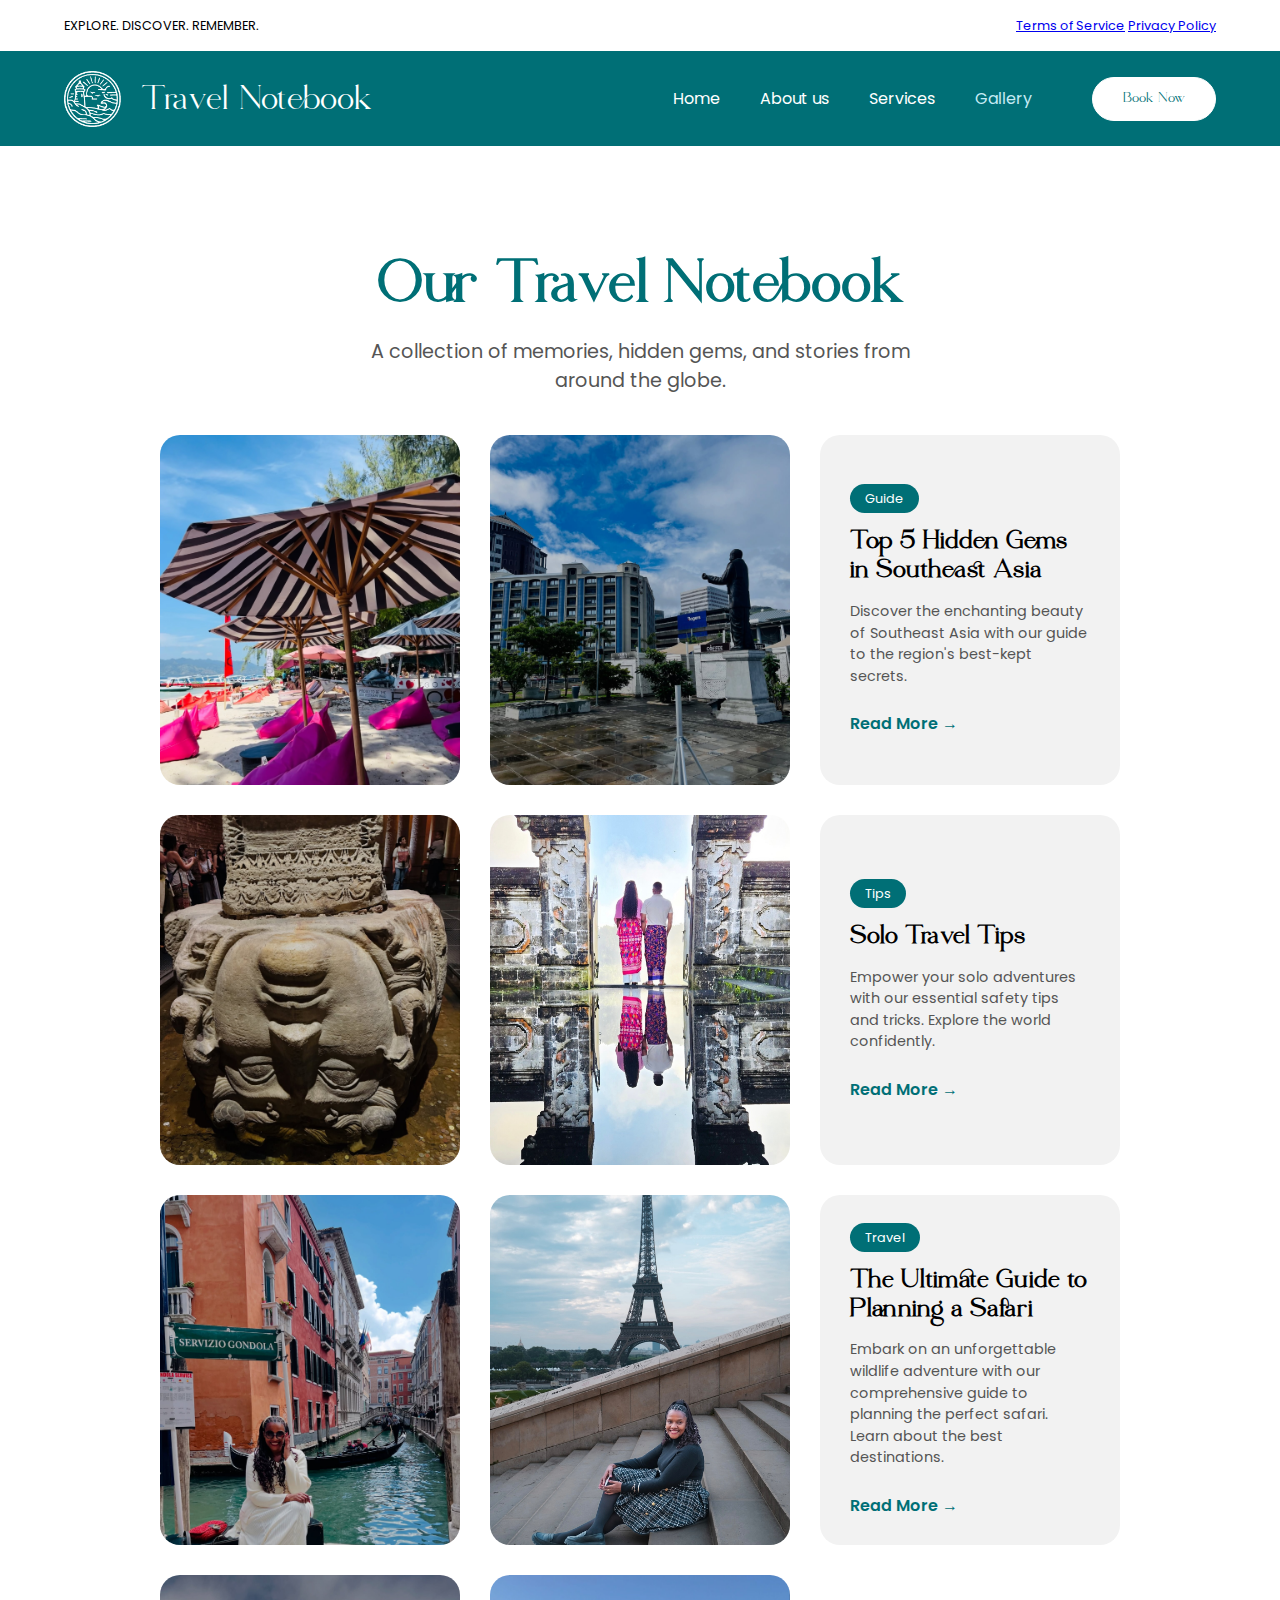
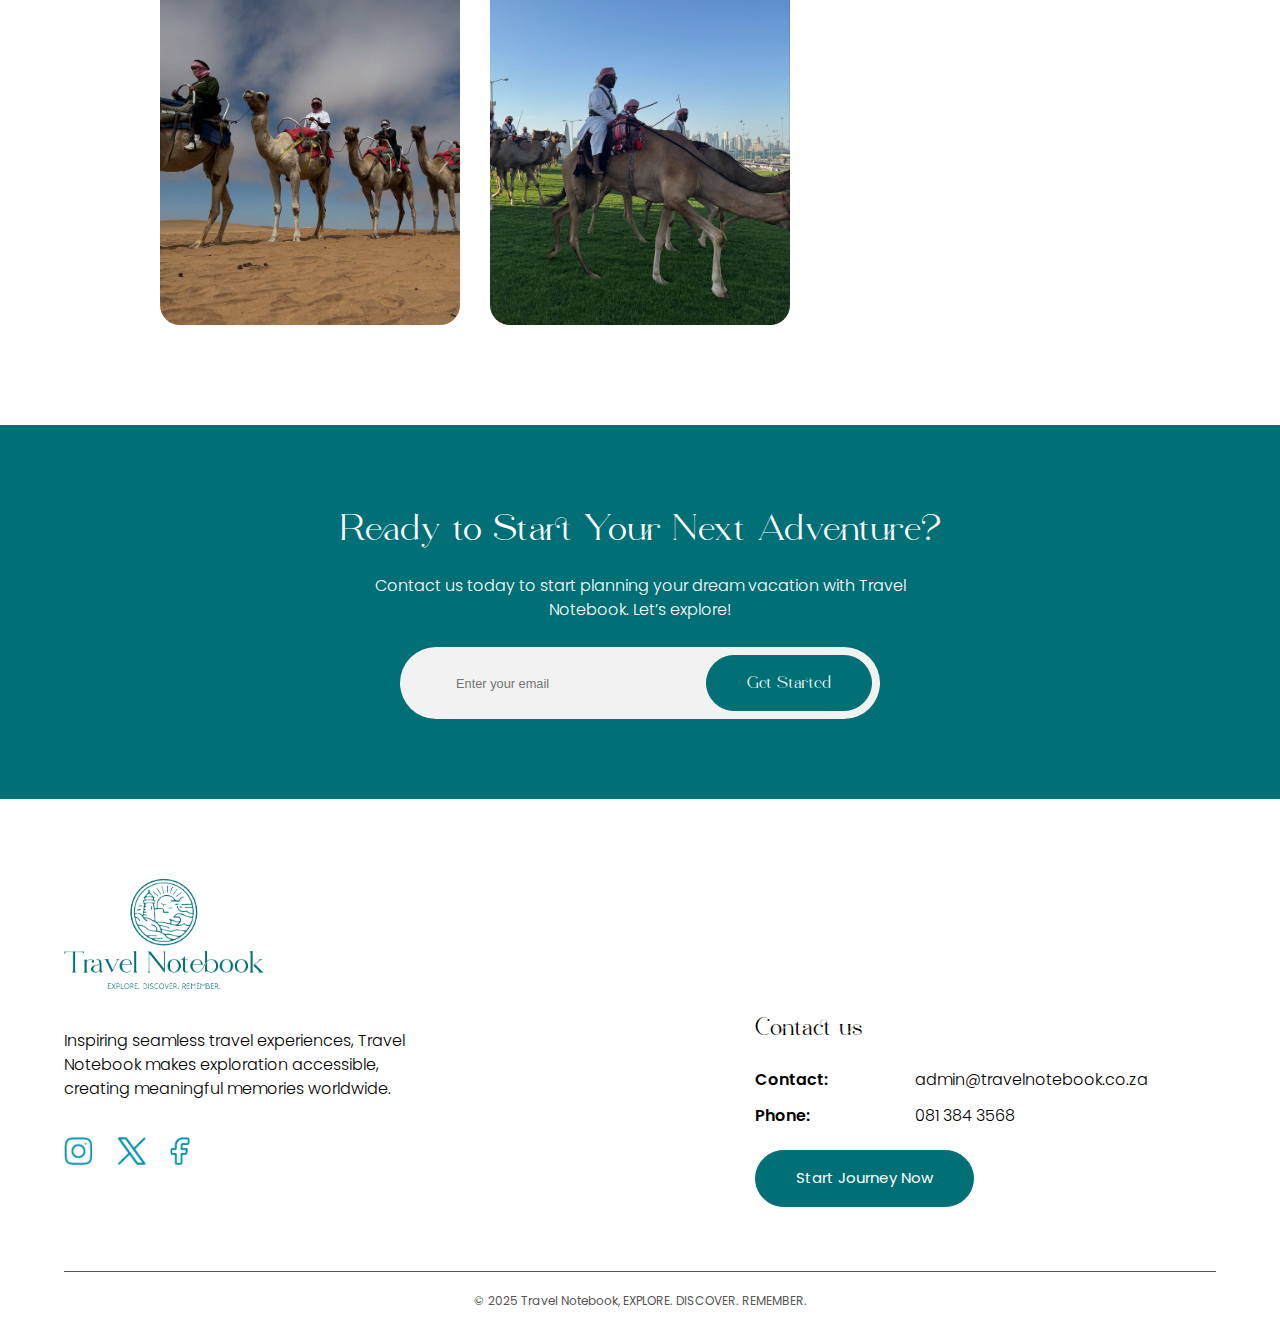
<file: Gallery.html>
<!DOCTYPE html>
<html lang="en">
  <head>
    <meta charset="UTF-8" />
    <meta name="viewport" content="width=device-width, initial-scale=1.0" />
    <title>Gallery | Travel Notebook</title>
    <link rel="stylesheet" href="style.css" />
    <link
      rel="icon"
      type="image/png"
      href="/assets/images/logos/logoicon.png"
    />
  </head>
  <body>
    <div class="cc-container">
      <div class="cc">
        <h4>EXPLORE. DISCOVER. REMEMBER.</h4>
        <span>
          <a href="Ts&Cs">Terms of Service</a>
          <a href="Privacy Policy">Privacy Policy</a>
        </span>
      </div>
    </div>

    <header>
      <div class="nav-container">
        <nav>
          <span class="logo">
            <a
              href="/"
              style="
                display: flex;
                align-items: center;
                text-decoration: none;
                color: white;
                gap: 20px;
              "
            >
              <img src="/assets/images/logos/logoiconwt.png" alt="logosmall" />
              <h2>Travel Notebook</h2>
            </a>
          </span>
          <span class="links">
            <ul>
              <li><a href="/">Home</a></li>
              <li><a href="/#about">About us</a></li>
              <li><a href="/#servises">Services</a></li>
              <li><a href="Gallery" style="color: #c5ebf4">Gallery</a></li>
            </ul>
            <a href="Bookings"><button>Book Now</button></a>
          </span>
        </nav>
      </div>
    </header>

    <main>
      <div class="page-header">
        <h1>Our Travel Notebook</h1>
        <p>
          A collection of memories, hidden gems, and stories from around the
          globe.
        </p>
      </div>

      <div class="gallery-container">
        <div class="gallery-item">
          <img
            src="/assets/images/content/1761292810671.jpeg"
            alt="Travel Photo"
          />
        </div>

        <div class="gallery-item">
          <img
            src="/assets/images/content/1761292798364.jpeg"
            alt="Travel Photo"
          />
        </div>

        <div class="gallery-item blog-item">
          <div class="blog-content">
            <span class="tag">Guide</span>
            <h3>Top 5 Hidden Gems in Southeast Asia</h3>
            <p>
              Discover the enchanting beauty of Southeast Asia with our guide to
              the region's best-kept secrets.
            </p>
            <a href="#">Read More &rarr;</a>
          </div>
        </div>

        <div class="gallery-item">
          <img
            src="/assets/images/content/1761293084011.jpeg"
            alt="Travel Photo"
          />
        </div>

        <div class="gallery-item">
          <img
            src="/assets/images/content/1761293056008.jpeg"
            alt="Travel Photo"
          />
        </div>

        <div class="gallery-item blog-item">
          <div class="blog-content">
            <span class="tag">Tips</span>
            <h3>Solo Travel Tips</h3>
            <p>
              Empower your solo adventures with our essential safety tips and
              tricks. Explore the world confidently.
            </p>
            <a href="#">Read More &rarr;</a>
          </div>
        </div>

        <div class="gallery-item">
          <img
            src="/assets/images/content/1761292995579.jpeg"
            alt="Travel Photo"
          />
        </div>

        <div class="gallery-item">
          <img
            src="/assets/images/content/1761292914775.jpeg"
            alt="Travel Photo"
          />
        </div>

        <div class="gallery-item blog-item">
          <div class="blog-content">
            <span class="tag">Travel</span>
            <h3>The Ultimate Guide to Planning a Safari</h3>
            <p>
              Embark on an unforgettable wildlife adventure with our
              comprehensive guide to planning the perfect safari. Learn about
              the best destinations.
            </p>
            <a href="#">Read More &rarr;</a>
          </div>
        </div>

        <div class="gallery-item">
          <img
            src="/assets/images/content/1761292886767.jpeg"
            alt="Travel Photo"
          />
        </div>

        <div class="gallery-item">
          <img
            src="/assets/images/content/1761293189809.jpeg"
            alt="Travel Photo"
          />
        </div>
      </div>

      <section class="cta-container">
        <div class="cta-section">
          <h2>Ready to Start Your Next Adventure?</h2>
          <p>
            Contact us today to start planning your dream vacation with Travel
            Notebook. Let’s explore!
          </p>

          <form class="cta-form">
            <input type="email" placeholder="Enter your email" required />
            <button type="submit">Get Started</button>
          </form>
        </div>
      </section>
    </main>

    <footer class="footer-container">
      <div class="footer">
        <img
          src="/assets/images/logos/mainlogo.png"
          alt="Travel Notebook Logo"
          class="footer-logo"
        />
        <div class="footer-grid">
          <div class="footer-brand">
            <p>
              Inspiring seamless travel experiences, Travel Notebook makes
              exploration accessible, creating meaningful memories worldwide.
            </p>
            <div class="footer-socials">
              <a href="#"
                ><img
                  src="/assets/images/logos/icons/ri-instagram-line.png"
                  alt="Instagram"
              /></a>
              <a href="#"
                ><img
                  src="/assets/images/logos/icons/ri-twitter-x-line.png"
                  alt="X"
              /></a>
              <a href="#"
                ><img
                  src="/assets/images/logos/icons/ri-facebook-line.png"
                  alt="Facebook"
              /></a>
            </div>
          </div>
          <div class="footer-contact">
            <h3>Contact us</h3>
            <p>
              <strong>Contact:</strong>
              <a href="mailto:admin@travelnotebook.co.za"
                >admin@travelnotebook.co.za</a
              >
            </p>
            <p>
              <strong>Phone:</strong>
              <a href="tel:+27813843568">081 384 3568</a>
            </p>
            <a href="Bookings" class="footer-btn">Start Journey Now</a>
          </div>
        </div>
        <div class="footer-bottom">
          © 2025 Travel Notebook, EXPLORE. DISCOVER. REMEMBER.
        </div>
      </div>
    </footer>
  </body>
</html>
</file>
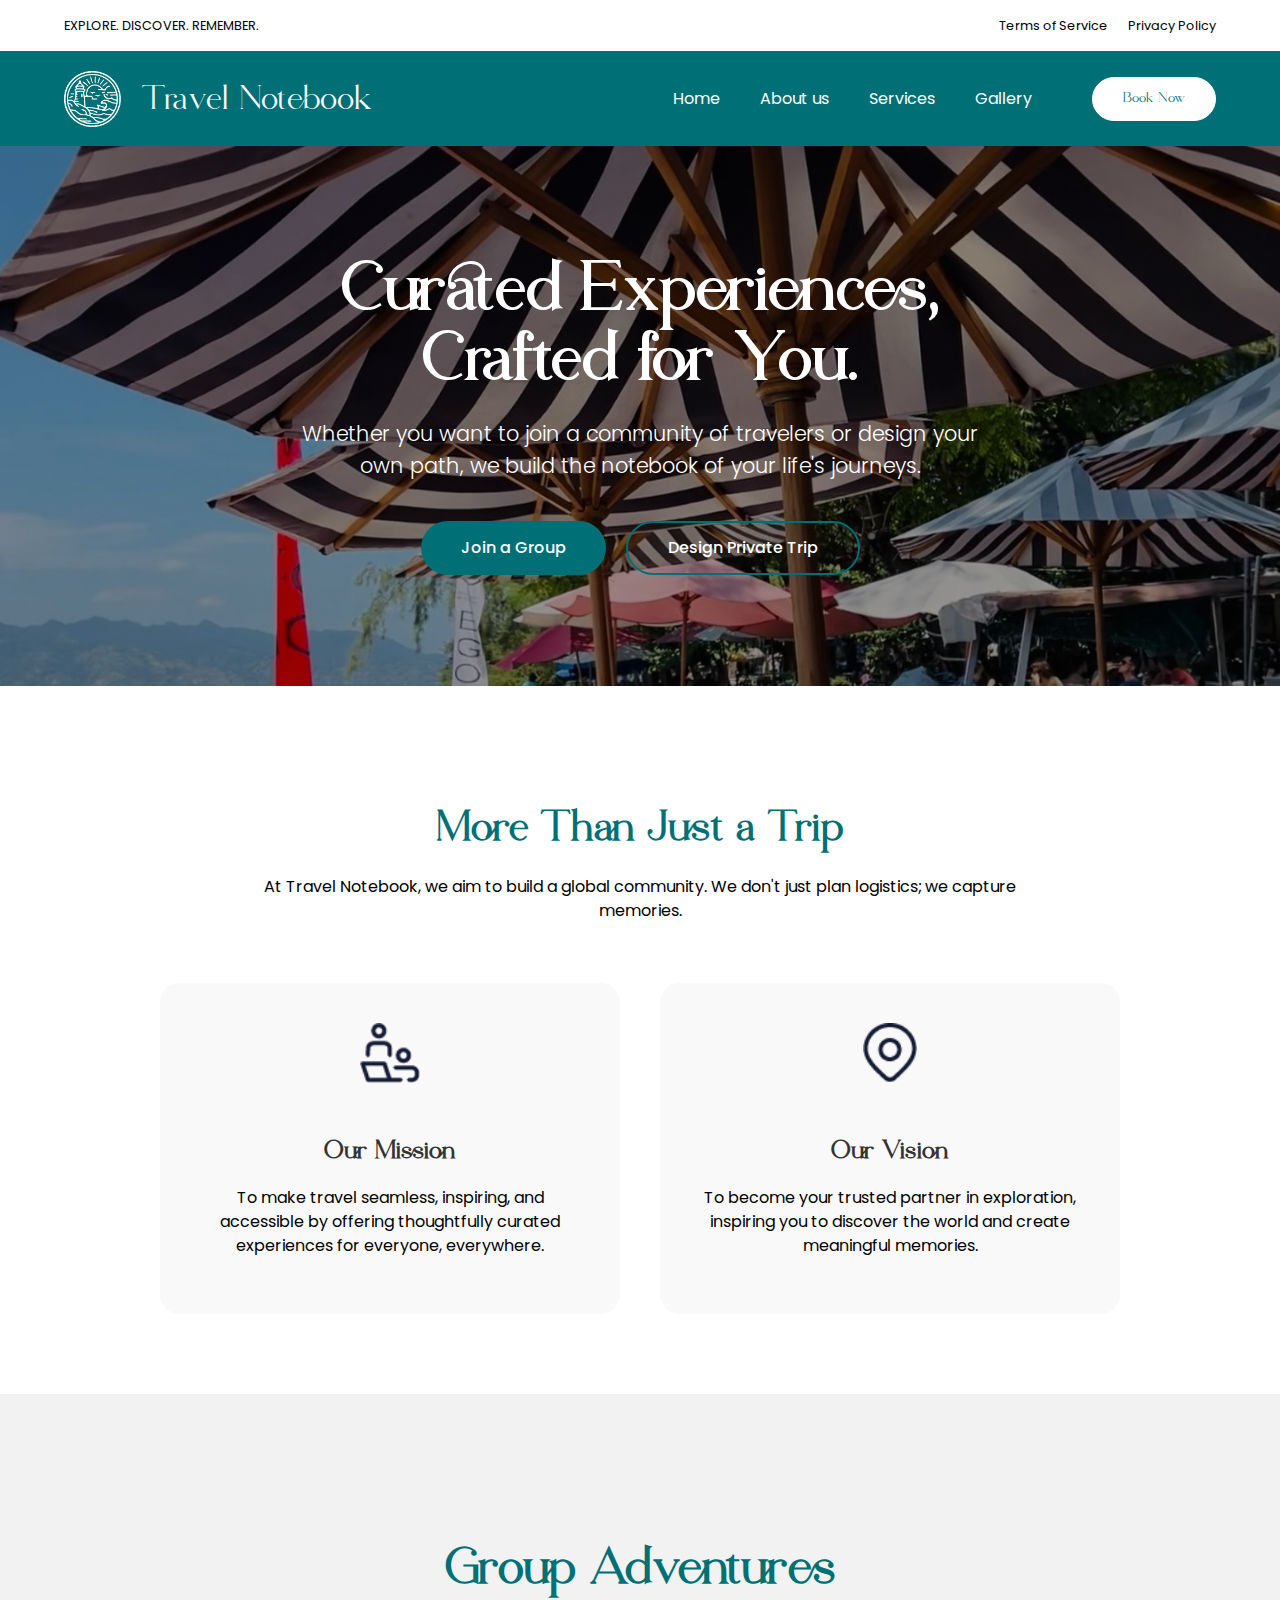
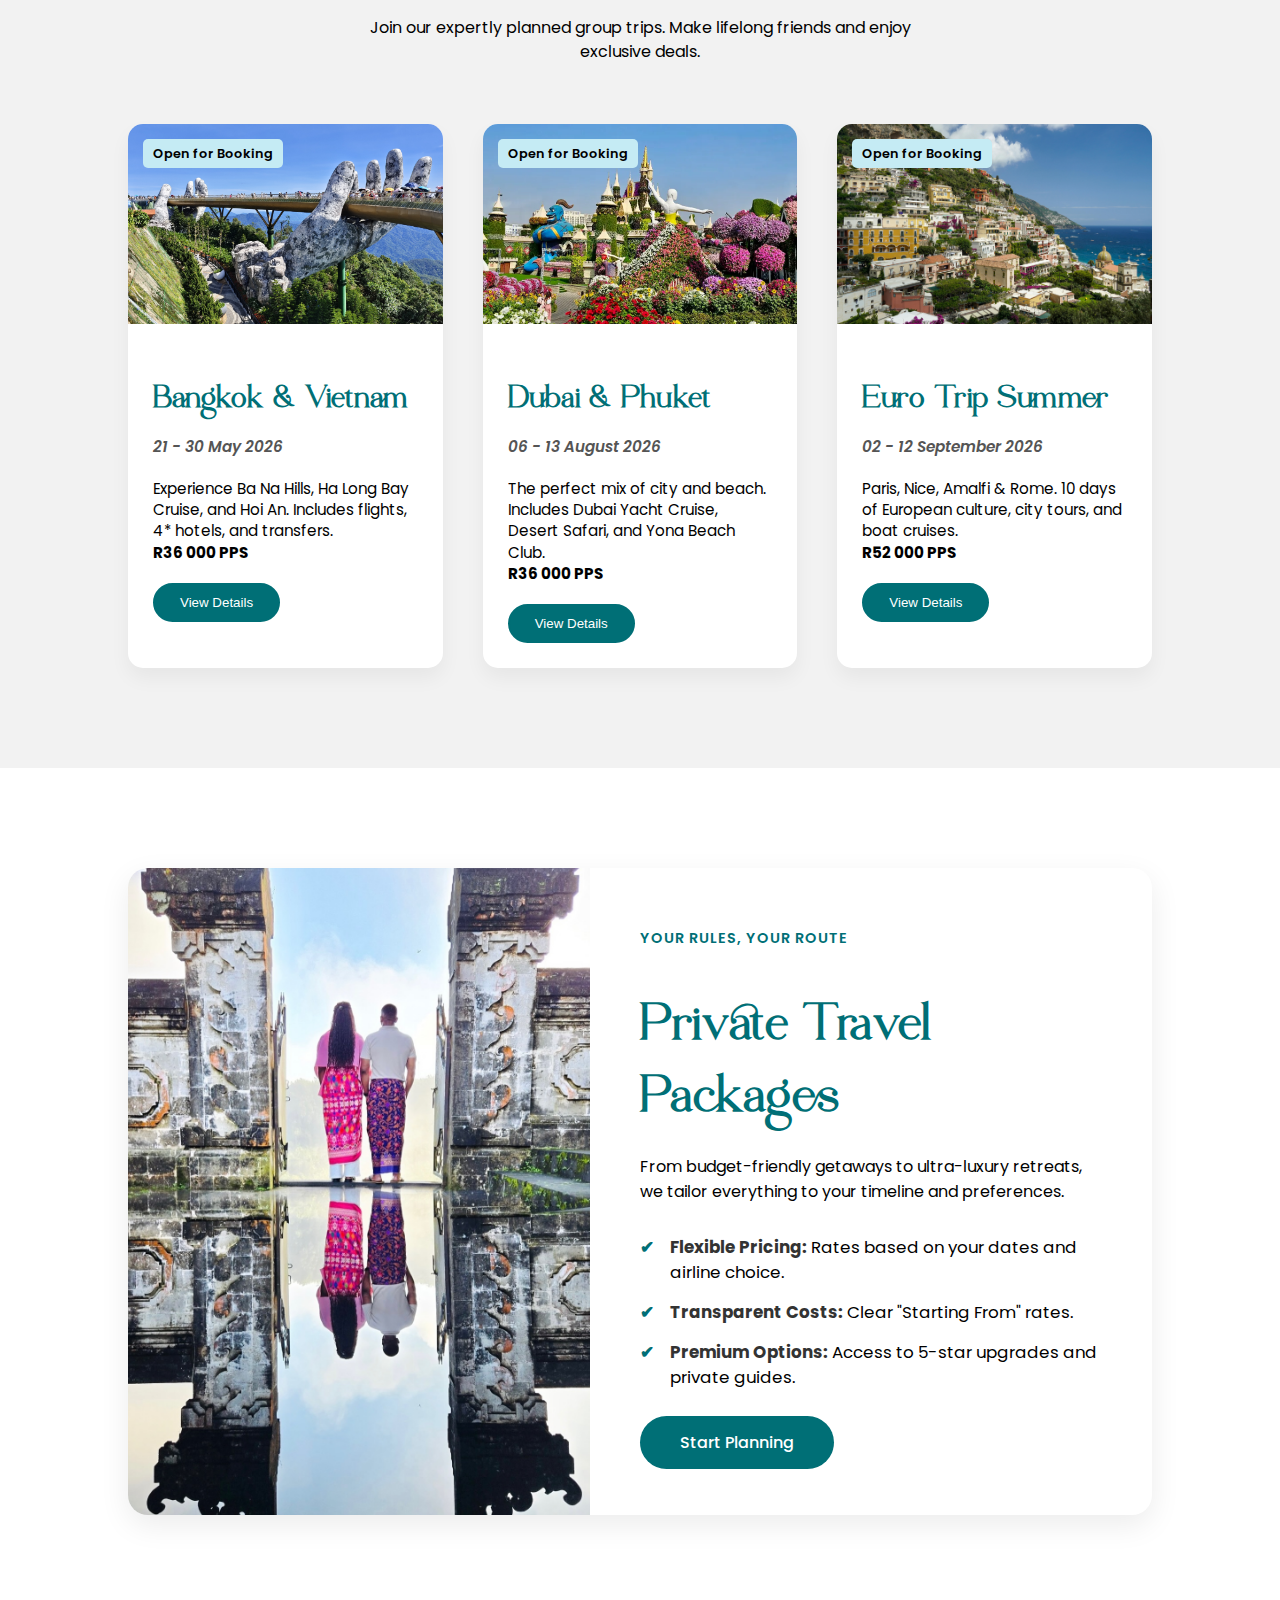
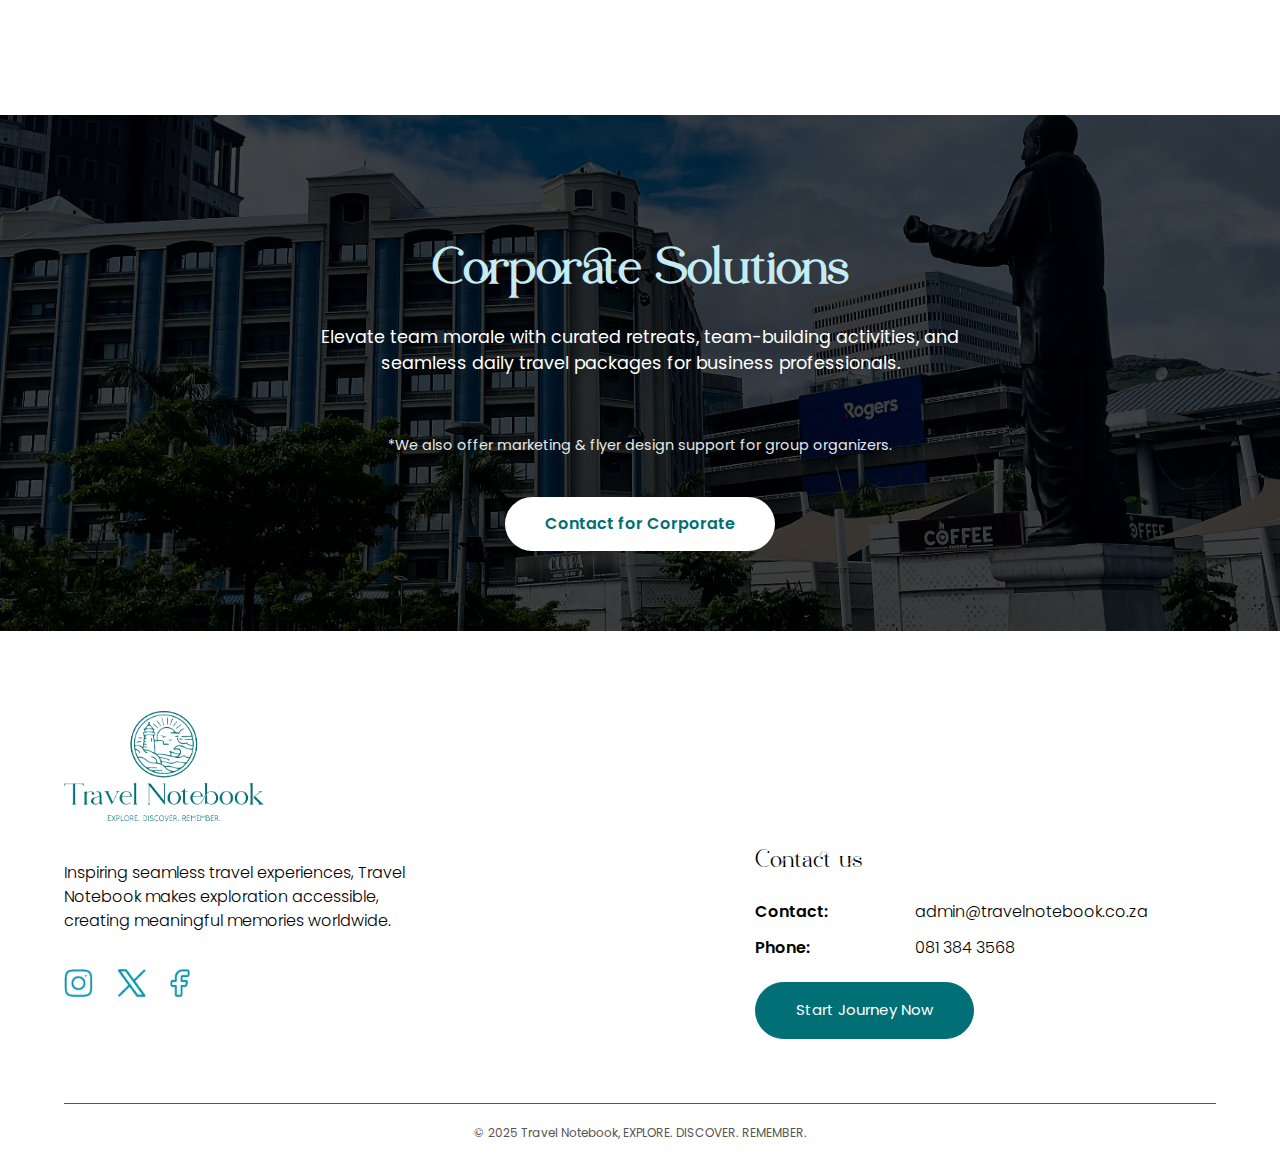
<file: Packages.html>
<!doctype html>
<html lang="en">
  <head>
    <meta charset="UTF-8" />
    <meta name="viewport" content="width=device-width, initial-scale=1.0" />
    <title>Packages & Services | Travel Notebook</title>
    <link rel="stylesheet" href="style.css" />
    <link
      rel="icon"
      type="image/png"
      href="/assets/images/logos/logoicon.png"
    />
  </head>
  <body>
    <div class="cc-container">
      <div class="cc">
        <h4>EXPLORE. DISCOVER. REMEMBER.</h4>
        <span id="cc">
          <a href="Ts&Cs">Terms of Service</a>
          <a href="Privacy Policy">Privacy Policy</a>
        </span>
        <span id="cc-dropdown">
          <span id="cc-dropdown-icon" onclick="toggleCcMenu()">+</span>
          <span id="cc-dropdown-content">
            <a href="Ts&Cs">Terms of Service</a>
            <a href="Privacy Policy">Privacy Policy</a>
          </span>
        </span>
      </div>
    </div>

    <header>
      <div class="nav-container">
        <nav>
          <span class="logo">
            <img src="/assets/images/logos/logoiconwt.png" alt="logosmall" />
            <h2>Travel Notebook</h2>
          </span>
          <div class="nav">
            <span class="links-dropdown">
              <span id="links-dropdown-icon" onclick="toggleMobileNav(this)">
                <div class="bar1"></div>
                <div class="bar2"></div>
                <div class="bar3"></div>
              </span>
              <span id="links-dropdown-content">
                <ul class="links">
                  <li><a href="/">Home</a></li>
                  <li><a href="/#about">About us</a></li>
                  <li><a href="/Packages">Services</a></li>
                  <li><a href="Gallery">Gallery</a></li>
                </ul>
                <a href="Bookings"><button>Book Now</button></a>
              </span>
            </span>
            <span class="links">
              <ul>
                <li><a href="/">Home</a></li>
                <li><a href="/#about">About us</a></li>
                <li><a href="/Packages">Services</a></li>
                <li><a href="Gallery">Gallery</a></li>
              </ul>
              <a href="Bookings"><button>Book Now</button></a>
            </span>
          </div>
        </nav>
      </div>
    </header>

    <main>
      <section class="pkg-hero">
        <div class="pkg-hero-content">
          <h1>Curated Experiences,<br />Crafted for You.</h1>
          <p>
            Whether you want to join a community of travelers or design your own
            path, we build the notebook of your life's journeys.
          </p>
          <div class="pkg-buttons">
            <a href="#group" class="btn-primary">Join a Group</a>
            <a href="#private" class="btn-outline">Design Private Trip</a>
          </div>
        </div>
      </section>

      <section class="brand-promise">
        <div class="promise-container">
          <div class="promise-text">
            <h2>More Than Just a Trip</h2>
            <p>
              At Travel Notebook, we aim to build a global community. We don't
              just plan logistics; we capture memories.
            </p>
          </div>
          <div class="promise-cards">
            <div class="p-card">
              <img
                src="/assets/images/logos/icons/why-chooseicon1.png"
                alt="Mission"
              />
              <h3>Our Mission</h3>
              <p>
                To make travel seamless, inspiring, and accessible by offering
                thoughtfully curated experiences for everyone, everywhere.
              </p>
            </div>
            <div class="p-card">
              <img
                src="/assets/images/logos/icons/why-chooseicon5.png"
                alt="Vision"
              />
              <h3>Our Vision</h3>
              <p>
                To become your trusted partner in exploration, inspiring you to
                discover the world and create meaningful memories.
              </p>
            </div>
          </div>
        </div>
      </section>

      <section id="group" class="packages-section bg-light">
        <div class="section-header">
          <h2>Group Adventures</h2>
          <p>
            Join our expertly planned group trips. Make lifelong friends and
            enjoy exclusive deals.
          </p>
        </div>

        <div class="package-grid">
          <div class="pkg-card">
            <div class="pkg-image">
              <span class="pkg-tag">Open for Booking</span>
              <img
                src="/assets/images/content/bangkok-vietnam.jpg"
                alt="Bangkok & Vietnam Trip"
              />
            </div>
            <div class="pkg-details">
              <h3>Bangkok & Vietnam</h3>
              <p class="pkg-date"><em>21 - 30 May 2026</em></p>
              <p>
                Experience Ba Na Hills, Ha Long Bay Cruise, and Hoi An. Includes
                flights, 4* hotels, and transfers.
                <br /><strong>R36 000 PPS</strong>
              </p>
              <button class="pkg-btn" onclick="openModal('modal-bangkok')">
                View Details
              </button>
            </div>
          </div>

          <div class="pkg-card">
            <div class="pkg-image">
              <span class="pkg-tag">Open for Booking</span>
              <img
                src="/assets/images/content/dubai-phuket.webp"
                alt="Dubai & Phuket Trip"
              />
            </div>
            <div class="pkg-details">
              <h3>Dubai & Phuket</h3>
              <p class="pkg-date"><em>06 - 13 August 2026</em></p>
              <p>
                The perfect mix of city and beach. Includes Dubai Yacht Cruise,
                Desert Safari, and Yona Beach Club.
                <br /><strong>R36 000 PPS</strong>
              </p>
              <button class="pkg-btn" onclick="openModal('modal-dubai')">
                View Details
              </button>
            </div>
          </div>

          <div class="pkg-card">
            <div class="pkg-image">
              <span class="pkg-tag">Open for Booking</span>
              <img
                src="/assets/images/content/euro-trip.jpg"
                alt="Euro Trip Summer"
              />
            </div>
            <div class="pkg-details">
              <h3>Euro Trip Summer</h3>
              <p class="pkg-date"><em>02 - 12 September 2026</em></p>
              <p>
                Paris, Nice, Amalfi & Rome. 10 days of European culture, city
                tours, and boat cruises.
                <br /><strong>R52 000 PPS</strong>
              </p>
              <button class="pkg-btn" onclick="openModal('modal-euro')">
                View Details
              </button>
            </div>
          </div>
        </div>
      </section>

      <div id="modal-bangkok" class="trip-modal">
        <div class="trip-modal-content">
          <div class="trip-modal-header">
            <h3>Bangkok & Vietnam</h3>
            <span class="close-modal" onclick="closeModal('modal-bangkok')"
              >&times;</span
            >
          </div>
          <div class="trip-modal-body">
            <div class="trip-price-highlight">R36 000 Per Person Sharing</div>
            <div class="trip-lists">
              <div>
                <h4>Includes</h4>
                <ul>
                  <li>International & Local flights</li>
                  <li>All airport transfers</li>
                  <li>3 Nights in Bangkok & 5 Nights in Vietnam</li>
                  <li>Bangkok city tour & Ba Na Hills Tour</li>
                  <li>Ha Long Bay Cruise</li>
                  <li>Quang Phu Incense Village & Hoi An day trip tour</li>
                  <li>4* Hotels</li>
                </ul>
              </div>
              <div>
                <h4>Excludes</h4>
                <ul>
                  <li>Transportation not listed</li>
                  <li>All meals & activities not listed</li>
                  <li>Travel insurance</li>
                </ul>
              </div>
            </div>
          </div>
          <div class="trip-modal-footer">
            <p style="margin-bottom: 10px">
              <strong>Contact:</strong> 081-384-3598 |
              admin@travelnotebook.co.za
            </p>
            <a href="Bookings"
              ><button class="pkg-btn">Book This Trip</button></a
            >
          </div>
        </div>
      </div>

      <div id="modal-dubai" class="trip-modal">
        <div class="trip-modal-content">
          <div class="trip-modal-header">
            <h3>Dubai & Phuket</h3>
            <span class="close-modal" onclick="closeModal('modal-dubai')"
              >&times;</span
            >
          </div>
          <div class="trip-modal-body">
            <div class="trip-price-highlight">R36 000 Per Person Sharing</div>
            <div class="trip-lists">
              <div>
                <h4>Includes</h4>
                <ul>
                  <li>International flights & All airport transfers</li>
                  <li>3 Nights Dubai & 4 Nights Phuket</li>
                  <li>Dubai Yacht Cruise & Desert Safari</li>
                  <li>Yona Beach Club & Phi Phi Island</li>
                  <li>Breakfast Daily & Personal Host</li>
                  <li>Transfer to activities</li>
                  <li>Dubai Tourist Visa</li>
                </ul>
              </div>
              <div>
                <h4>Excludes</h4>
                <ul>
                  <li>Transportation not listed</li>
                  <li>All meals & activities not listed</li>
                  <li>Travel insurance</li>
                </ul>
              </div>
            </div>
          </div>
          <div class="trip-modal-footer">
            <p style="margin-bottom: 10px">
              <strong>Contact:</strong> 081-384-3598 |
              admin@travelnotebook.co.za
            </p>
            <a href="Bookings"
              ><button class="pkg-btn">Book This Trip</button></a
            >
          </div>
        </div>
      </div>

      <div id="modal-euro" class="trip-modal">
        <div class="trip-modal-content">
          <div class="trip-modal-header">
            <h3>Euro Trip Summer</h3>
            <span class="close-modal" onclick="closeModal('modal-euro')"
              >&times;</span
            >
          </div>
          <div class="trip-modal-body">
            <div class="trip-price-highlight">R52 000 Per Person Sharing</div>
            <div class="trip-lists">
              <div>
                <h4>Includes</h4>
                <ul>
                  <li>International & Local flights</li>
                  <li>All airport transfers</li>
                  <li>
                    1 Night Paris, 3 Nights Nice, 3 Nights Amalfi, 2 Nights Rome
                  </li>
                  <li>Breakfast daily</li>
                  <li>2 City Tours & 1 Beachclub entrance</li>
                  <li>Boat cruise in Amalfi & Day trip to Florence</li>
                </ul>
              </div>
              <div>
                <h4>Excludes</h4>
                <ul>
                  <li>Transportation not listed</li>
                  <li>All meals & activities not listed</li>
                  <li>Travel insurance</li>
                </ul>
              </div>
            </div>
          </div>
          <div class="trip-modal-footer">
            <p style="margin-bottom: 10px">
              <strong>Contact:</strong> 081-384-3598 |
              admin@travelnotebook.co.za
            </p>
            <a href="Bookings"
              ><button class="pkg-btn">Book This Trip</button></a
            >
          </div>
        </div>
      </div>

      <section id="private" class="bespoke-section">
        <div class="bespoke-wrapper">
          <div class="bespoke-image">
            <img
              src="/assets/images/content/1761293056008.jpeg"
              alt="Private Luxury"
            />
          </div>
          <div class="bespoke-content">
            <span class="sub-heading">Your Rules, Your Route</span>
            <h2>Private Travel Packages</h2>
            <p>
              From budget-friendly getaways to ultra-luxury retreats, we tailor
              everything to your timeline and preferences.
            </p>

            <ul class="bespoke-features">
              <li>
                <strong>Flexible Pricing:</strong> Rates based on your dates and
                airline choice.
              </li>
              <li>
                <strong>Transparent Costs:</strong> Clear "Starting From" rates.
              </li>
              <li>
                <strong>Premium Options:</strong> Access to 5-star upgrades and
                private guides.
              </li>
            </ul>

            <a href="Bookings" class="btn-primary">Start Planning</a>
          </div>
        </div>
      </section>

      <section class="corporate-banner" id="corporate-banner">
        <div class="corp-overlay"></div>
        <div class="corp-content">
          <h2>Corporate Solutions</h2>
          <p>
            Elevate team morale with curated retreats, team-building activities,
            and seamless daily travel packages for business professionals.
          </p>
          <br />
          <p style="font-size: 0.9rem; opacity: 0.9">
            *We also offer marketing & flyer design support for group
            organizers.
          </p>
          <a href="Bookings" class="btn-white">Contact for Corporate</a>
        </div>
      </section>
    </main>

    <footer class="footer-container">
      <div class="footer">
        <img
          src="/assets/images/logos/mainlogo.png"
          alt="Travel Notebook Logo"
          class="footer-logo"
        />
        <div class="footer-grid">
          <div class="footer-brand">
            <p>
              Inspiring seamless travel experiences, Travel Notebook makes
              exploration accessible, creating meaningful memories worldwide.
            </p>
            <div class="footer-socials">
              <a href="#"
                ><img
                  src="/assets/images/logos/icons/ri-instagram-line.png"
                  alt="Instagram"
              /></a>
              <a href="#"
                ><img
                  src="/assets/images/logos/icons/ri-twitter-x-line.png"
                  alt="X"
              /></a>
              <a href="#"
                ><img
                  src="/assets/images/logos/icons/ri-facebook-line.png"
                  alt="Facebook"
              /></a>
            </div>
          </div>
          <div class="footer-contact">
            <h3>Contact us</h3>
            <p>
              <strong>Contact:</strong>
              <a href="mailto:admin@travelnotebook.co.za"
                >admin@travelnotebook.co.za</a
              >
            </p>
            <p>
              <strong>Phone:</strong>
              <a href="tel:+27813843568">081 384 3568</a>
            </p>
            <a href="Bookings" class="footer-btn">Start Journey Now</a>
          </div>
        </div>
        <div class="footer-bottom">
          © 2025 Travel Notebook, EXPLORE. DISCOVER. REMEMBER.
        </div>
      </div>
    </footer>

    <script>
      function toggleMobileNav(icon) {
        icon.classList.toggle("change");

        var menu = document.getElementById("links-dropdown-content");
        menu.classList.toggle("show");
      }

      function toggleCcMenu() {
        var menu = document.getElementById("cc-dropdown-content");
        var icon = document.getElementById("cc-dropdown-icon");

        menu.classList.toggle("show");

        if (menu.classList.contains("show")) {
          icon.innerText = "-";
        } else {
          icon.innerText = "+";
        }
      }

      function openModal(modalId) {
        document.getElementById(modalId).style.display = "block";
        document.body.style.overflow = "hidden"; // Prevent scrolling behind modal
      }

      function closeModal(modalId) {
        document.getElementById(modalId).style.display = "none";
        document.body.style.overflow = "auto"; // Re-enable scrolling
      }

      // Close modal if user clicks outside of the content
      window.onclick = function (event) {
        if (event.target.classList.contains("trip-modal")) {
          event.target.style.display = "none";
          document.body.style.overflow = "auto";
        }
      };
    </script>
  </body>
</html>
</file>
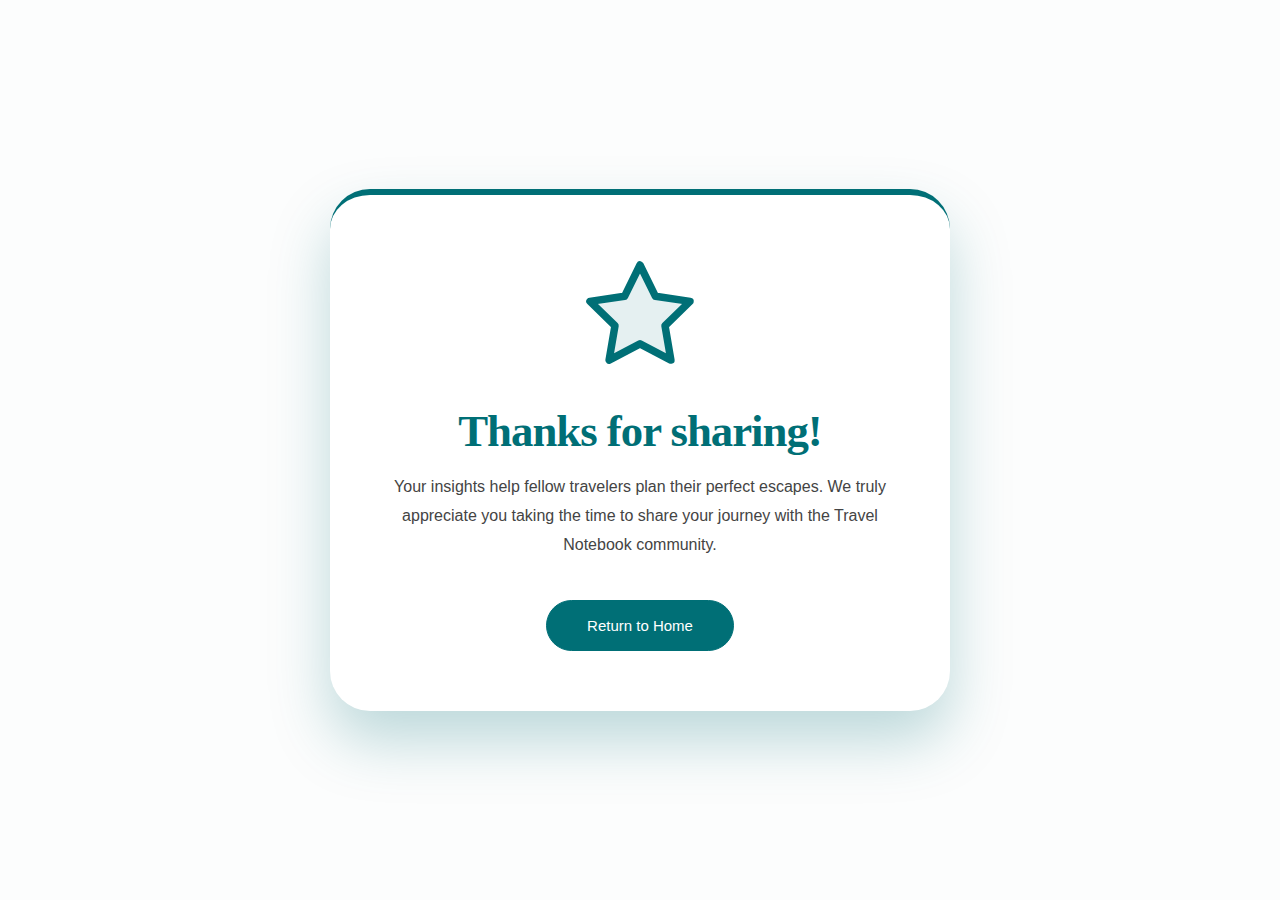
<file: Review-Recieved.html>
<!doctype html>
<html lang="en">
  <head>
    <meta charset="UTF-8" />
    <meta name="viewport" content="width=device-width, initial-scale=1.0" />
    <meta name="robots" content="noindex, nofollow" />
    <title>Review Submitted | Travel Notebook</title>
    <link
      rel="icon"
      type="image/png"
      href="/assets/images/logos/logoicon.png"
    />
    <style>
      :root {
        --brand-teal: #006f76;
        --brand-white: #ffffff;
      }

      body {
        margin: 0;
        background-color: #fcfdfd;
        font-family: "Asbigan", serif;
        display: flex;
        justify-content: center;
        align-items: center;
        height: 100vh;
      }

      .thank-you-card {
        text-align: center;
        padding: 60px;
        background: white;
        max-width: 500px;
        border-top: 6px solid var(--brand-teal);
        box-shadow: 0 30px 60px rgba(0, 110, 118, 0.253);
        border-radius: 40px;
        margin: 0 80px;
      }

      .svg-container {
        width: 120px;
        height: 120px;
        margin: 0 auto 30px;
        overflow: visible;
      }

      .review-svg {
        width: 100%;
        height: 100%;
        stroke: var(--brand-teal);
        fill: rgba(0, 111, 118, 0.1); /* Slight teal fill for the star */
      }

      .star-body {
        animation: breathe 1.5s ease-in-out infinite;
        transform-origin: center;
      }

      @keyframes breathe {
        0%,
        100% {
          transform: scale(1);
        }
        50% {
          transform: scale(1.08);
        }
      }

      h1 {
        font-size: 2.8rem;
        color: var(--brand-teal);
        margin: 0 0 15px 0;
        letter-spacing: -1px;
      }

      p {
        font-family: "Poppins", sans-serif;
        color: #444;
        line-height: 1.8;
        margin-bottom: 40px;
      }

      .btn-home {
        padding: 16px 40px;
        background: #006f76;
        color: #fff;
        border: #006f76 1px solid;
        text-decoration: none;
        border-radius: 30px;
        display: inline-block;
        font-size: 15px;
        font-family: "Poppins", sans-serif;
        transition: all 0.3s ease;
      }

      .btn-home:hover {
        background: #ffffff00;
        color: #006f76;
      }

      @media (max-width: 700px) {
        .thank-you-card {
          padding: 40px;
          margin: 0 40px;
        }

        h1 {
          font-size: 2.4rem;
        }

        .svg-container {
          width: 100px;
          height: 100px;
        }
      }
    </style>
  </head>
  <body>
    <div class="thank-you-card">
      <div class="svg-container">
        <svg
          xmlns="http://www.w3.org/2000/svg"
          viewBox="0 0 24 24"
          class="review-svg"
          stroke-width="1.5"
          stroke-linecap="round"
          stroke-linejoin="round"
        >
          <g class="star-body">
            <polygon
              points="12 2 15.09 8.26 22 9.27 17 14.14 18.18 21.02 12 17.77 5.82 21.02 7 14.14 2 9.27 8.91 8.26 12 2"
            ></polygon>
          </g>
        </svg>
      </div>

      <h1>Thanks for sharing!</h1>
      <p>
        Your insights help fellow travelers plan their perfect escapes. We truly
        appreciate you taking the time to share your journey with the Travel
        Notebook community.
      </p>

      <a href="/" class="btn-home">Return to Home</a>
    </div>
  </body>
</html>
</file>
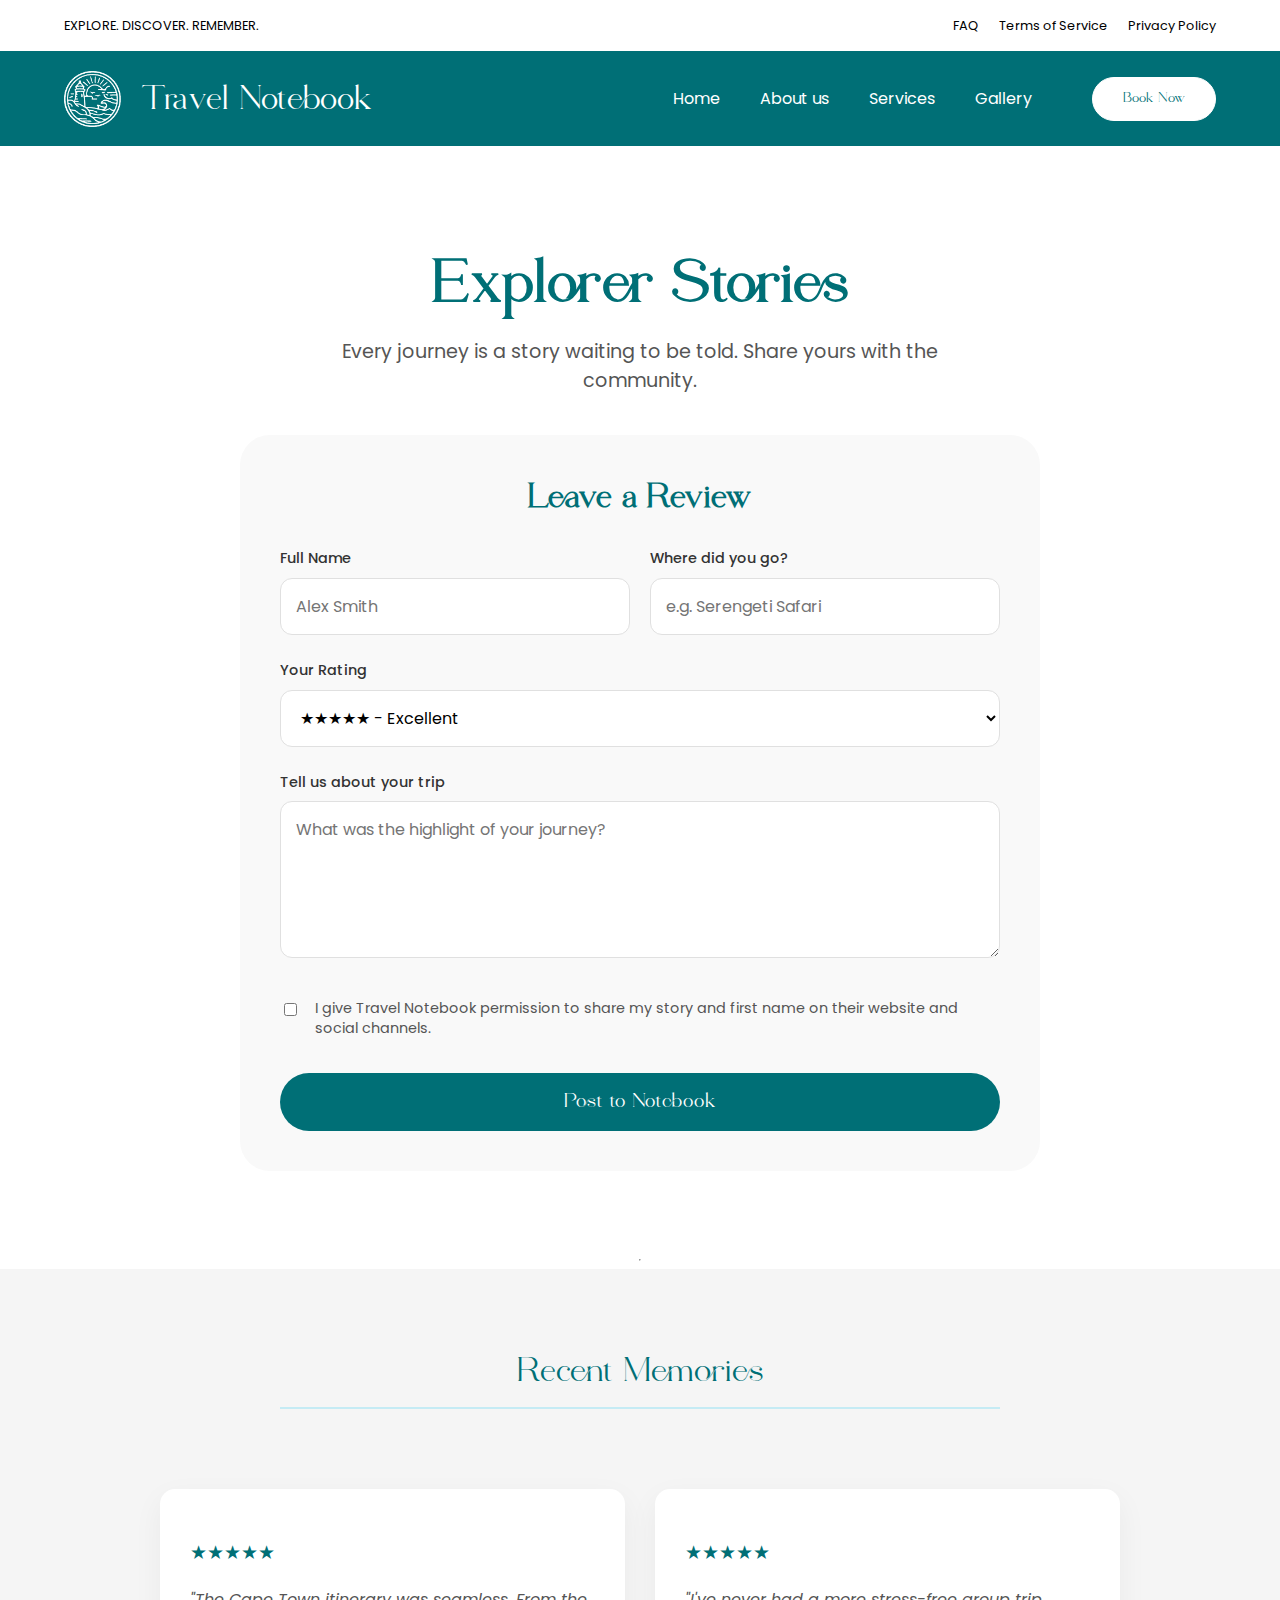
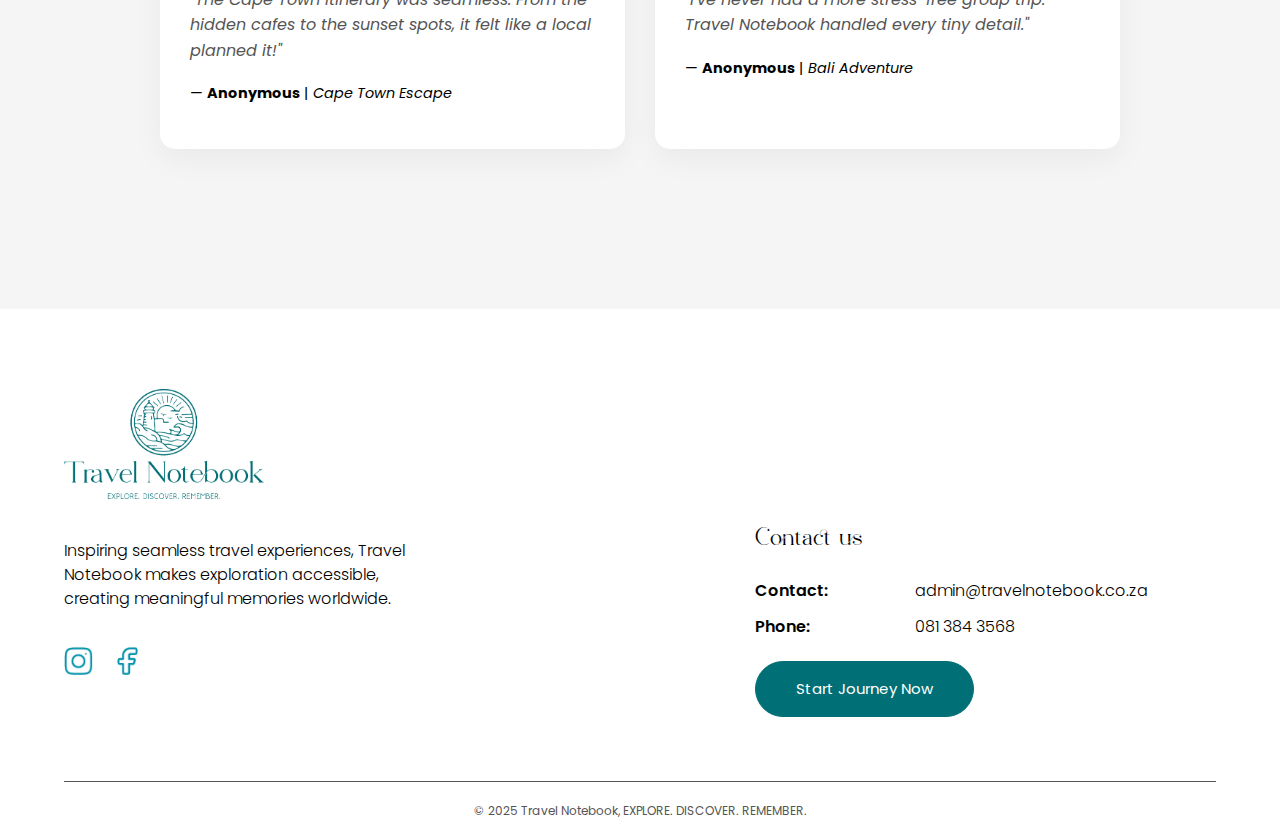
<file: Reviews.html>
<!doctype html>
<html lang="en">
  <head>
    <meta charset="UTF-8" />
    <meta name="viewport" content="width=device-width, initial-scale=1.0" />
    <link rel="canonical" href="https://travelnotebook.co.za/Reviews" />
    <title>Explorer Stories | Travel Notebook</title>
    <meta
      name="title"
      content="Review and Explorer Stories | Travel Notebook"
    />
    <meta
      name="description"
      content="Read stories from our fellow travelers and share your own Travel Notebook experience."
    />
    <link rel="stylesheet" href="style.css" />
    <link
      rel="icon"
      type="image/png"
      href="/assets/images/logos/logoicon.png"
    />
    <script type="application/ld+json">
      {
        "@context": "https://schema.org",
        "@type": "Product",
        "name": "Travel Notebook Custom Itineraries",
        "aggregateRating": {
          "@type": "AggregateRating",
          "ratingValue": "5",
          "reviewCount": "12"
        }
      }
    </script>
  </head>
  <body>
    <div class="cc-container">
      <div class="cc">
        <h4>EXPLORE. DISCOVER. REMEMBER.</h4>
        <span id="cc">
          <a href="FAQ">FAQ</a>
          <a href="Ts&Cs">Terms of Service</a>
          <a href="Privacy Policy">Privacy Policy</a>
        </span>
        <span id="cc-dropdown">
          <span id="cc-dropdown-icon" onclick="toggleCcMenu()">+</span>
          <span id="cc-dropdown-content">
            <a href="FAQ">FAQ</a>
            <a href="Ts&Cs">Terms of Service</a>
            <a href="Privacy Policy">Privacy Policy</a>
          </span>
        </span>
      </div>
    </div>

    <header>
      <div class="nav-container">
        <nav>
          <span class="logo">
            <img src="/assets/images/logos/logoiconwt.png" alt="logosmall" />
            <h2>Travel Notebook</h2>
          </span>
          <div class="nav">
            <span class="links-dropdown">
              <span id="links-dropdown-icon" onclick="toggleMobileNav(this)">
                <div class="bar1"></div>
                <div class="bar2"></div>
                <div class="bar3"></div>
              </span>
              <span id="links-dropdown-content">
                <ul class="links">
                  <li><a href="/">Home</a></li>
                  <li><a href="/#about">About us</a></li>
                  <li><a href="/Packages">Services</a></li>
                  <li><a href="Gallery">Gallery</a></li>
                </ul>
                <a href="Bookings"><button>Book Now</button></a>
              </span>
            </span>
            <span class="links">
              <ul>
                <li><a href="/">Home</a></li>
                <li><a href="/#about">About us</a></li>
                <li><a href="/Packages">Services</a></li>
                <li><a href="Gallery">Gallery</a></li>
              </ul>
              <a href="Bookings"><button>Book Now</button></a>
            </span>
          </div>
        </nav>
      </div>
    </header>
    <main>
      <div class="page-header">
        <h1>Explorer Stories</h1>
        <p>
          Every journey is a story waiting to be told. Share yours with the
          community.
        </p>
      </div>

      <section class="review-form-container">
        <div class="booking-container">
          <form id="review-form" class="booking-form">
            <input type="hidden" name="formType" value="review" />
            <h3 class="review-head">Leave a Review</h3>
            <div class="form-row">
              <div class="form-group">
                <label>Full Name</label>
                <input
                  type="text"
                  name="name"
                  placeholder="Alex Smith"
                  required
                />
              </div>
              <div class="form-group">
                <label>Where did you go?</label>
                <input
                  type="text"
                  name="trip"
                  placeholder="e.g. Serengeti Safari"
                  required
                />
              </div>
            </div>

            <div class="form-group">
              <label>Your Rating</label>
              <select name="rating" class="rating-select">
                <option value="5">★★★★★ - Excellent</option>
                <option value="4">★★★★ - Very Good</option>
                <option value="3">★★★ - Average</option>
                <option value="2">★★ - Fair</option>
                <option value="1">★ - Poor</option>
              </select>
            </div>

            <div class="form-group">
              <label>Tell us about your trip</label>
              <textarea
                name="review"
                rows="5"
                placeholder="What was the highlight of your journey?"
                required
              ></textarea>
            </div>

            <div class="form-group checkbox-group">
              <input
                type="checkbox"
                id="permission"
                name="permission"
                value="Granted"
                required
              />
              <label for="permission"
                >I give Travel Notebook permission to share my story and first
                name on their website and social channels.</label
              >
            </div>

            <button type="submit" class="submit-btn">Post to Notebook</button>
          </form>
        </div>
      </section>

      <hr />

      <section class="reviews-display">
        <div class="container">
          <h2 class="tag">Recent Memories</h2>
          <div class="review-grid">
            <div class="review-card">
              <div class="stars">
                <p class="stars">★★★★★</p>
              </div>
              <p class="review-text">
                "The Cape Town itinerary was seamless. From the hidden cafes to
                the sunset spots, it felt like a local planned it!"
              </p>
              <p class="reviewer-info">
                — <strong>Anonymous</strong> | <em>Cape Town Escape</em>
              </p>
            </div>

            <div class="review-card">
              <div class="stars">
                <p class="stars">★★★★★</p>
              </div>
              <p class="review-text">
                "I've never had a more stress-free group trip. Travel Notebook
                handled every tiny detail."
              </p>
              <p class="reviewer-info">
                — <strong>Anonymous</strong> | <em>Bali Adventure</em>
              </p>
            </div>
          </div>
        </div>
      </section>
    </main>

    <footer class="footer-container">
      <div class="footer">
        <img
          src="/assets/images/logos/mainlogo.png"
          alt="Travel Notebook Logo"
          class="footer-logo"
        />
        <div class="footer-grid">
          <div class="footer-brand">
            <p>
              Inspiring seamless travel experiences, Travel Notebook makes
              exploration accessible, creating meaningful memories worldwide.
            </p>

            <div class="footer-socials">
              <a
                href="https://www.instagram.com/notebook_travel/"
                target="_blank"
                rel="noopener noreferrer"
                ><img
                  src="/assets/images/logos/icons/ri-instagram-line.png"
                  alt="Instagram"
              /></a>
              <a href="#"
                ><img
                  src="/assets/images/logos/icons/ri-facebook-line.png"
                  alt="Facebook"
              /></a>
            </div>
          </div>
          <div class="footer-contact">
            <h3>Contact us</h3>
            <p>
              <strong>Contact:</strong>
              <a href="mailto:admin@travelnotebook.co.za"
                >admin@travelnotebook.co.za</a
              >
            </p>
            <p>
              <strong>Phone:</strong>
              <a href="tel:+27813843568">081 384 3568</a>
            </p>
            <a href="Bookings" class="footer-btn">Start Journey Now</a>
          </div>
        </div>
        <div class="footer-bottom">
          © 2025 Travel Notebook, EXPLORE. DISCOVER. REMEMBER.
        </div>
      </div>
    </footer>
  </body>

  <script>
    function toggleMobileNav(icon) {
      icon.classList.toggle("change");

      var menu = document.getElementById("links-dropdown-content");
      menu.classList.toggle("show");
    }

    function toggleCcMenu() {
      var menu = document.getElementById("cc-dropdown-content");
      var icon = document.getElementById("cc-dropdown-icon");

      menu.classList.toggle("show");

      if (menu.classList.contains("show")) {
        icon.innerText = "-";
      } else {
        icon.innerText = "+";
      }
    }

    document.addEventListener("DOMContentLoaded", function () {
      const scriptURL =
        "https://script.google.com/macros/s/AKfycbzlo8Y7lYknIq_HqDS8tKWQ2XvnYBN7chctaVeMoGcb1MiRRNZVwqFlZYYS48lAey0K/exec";
      const form = document.getElementById("review-form");
      const btn = form.querySelector(".submit-btn");

      form.addEventListener("submit", (e) => {
        e.preventDefault();
        btn.disabled = true;
        btn.innerText = "Posting to Notebook...";

        const dataToSubmit = new FormData(form);

        fetch(scriptURL, {
          method: "POST",
          body: dataToSubmit,
          mode: "no-cors",
        })
          .then(() => {
            window.location.href = "Review-Recieved";
          })
          .catch((error) => {
            console.error("Error:", error);
            btn.disabled = false;
            btn.innerText = "Try Again";
          });
      });
    });
  </script>
</html>
</file>
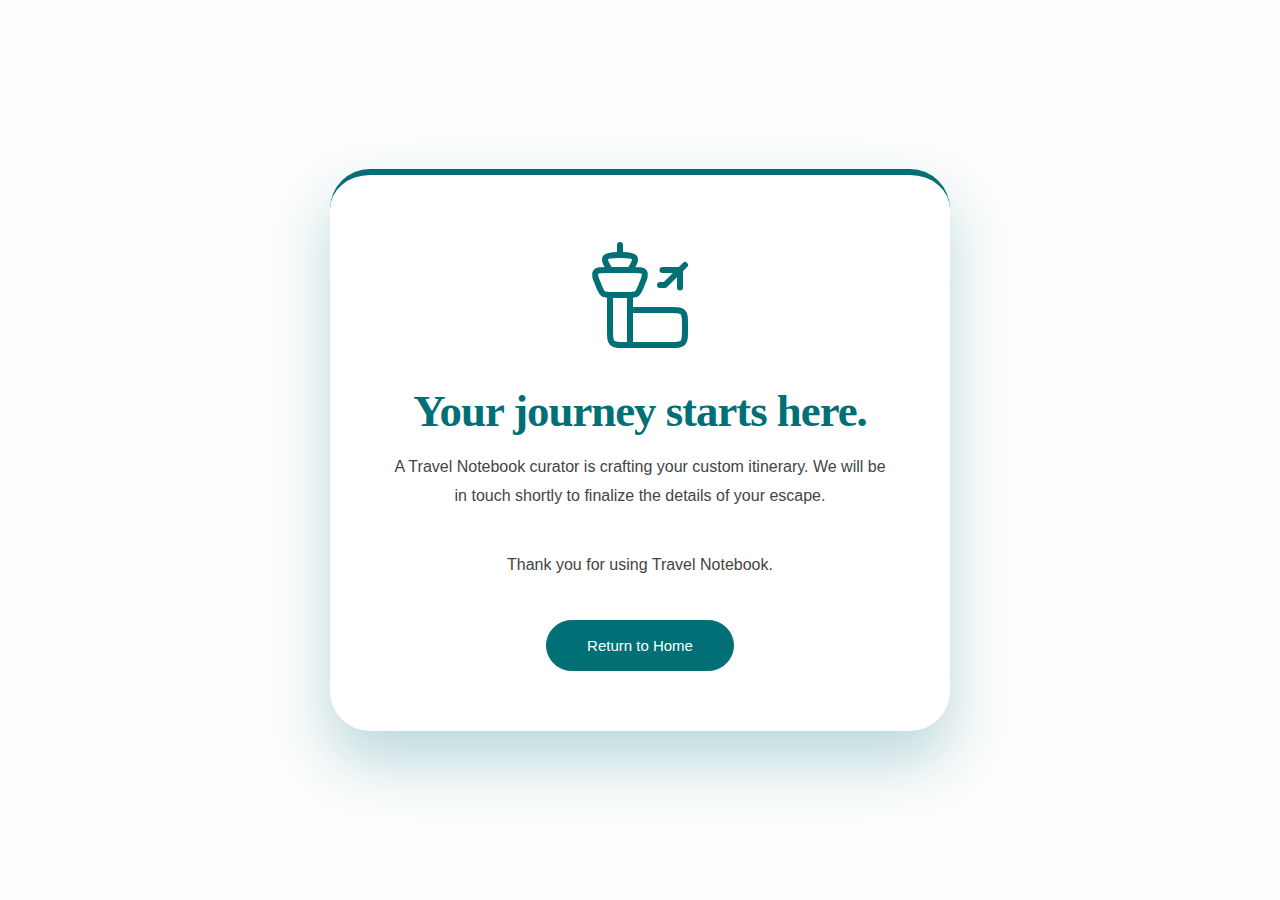
<file: Thank-You.html>
<!DOCTYPE html>
<html lang="en">
  <head>
    <meta charset="UTF-8" />
    <meta name="viewport" content="width=device-width, initial-scale=1.0" />
    <title>Journey Confirmed | Travel Notebook</title>
    <link
      rel="icon"
      type="image/png"
      href="/assets/images/logos/logoicon.png"
    />
    <style>
      :root {
        --brand-teal: #006f76;
        --brand-white: #ffffff;
      }

      body {
        margin: 0;
        background-color: #fcfdfd;
        font-family: "Asbigan", serif;
        display: flex;
        justify-content: center;
        align-items: center;
        height: 100vh;
      }

      .thank-you-card {
        text-align: center;
        padding: 60px;
        background: white;
        max-width: 500px;
        border-top: 6px solid var(--brand-teal);
        box-shadow: 0 30px 60px rgba(0, 110, 118, 0.253);
        border-radius: 40px;
        margin: 0 80px;
      }

      .svg-container {
        width: 120px;
        height: 120px;
        margin: 0 auto 30px;
        overflow: visible;
      }

      .luggage-svg {
        width: 100%;
        height: 100%;
        stroke: var(--brand-teal);
      }

      .luggage-body {
        animation: breathe 1s ease-in-out;
        transform-origin: center;
      }

      @keyframes breathe {
        0%,
        100% {
          transform: scale(1);
        }
        50% {
          transform: scale(1.03);
        }
      }

      .plane-path {
        opacity: 1;
        animation: planeTakeoff 4s ease-in-out;
      }

      @keyframes planeTakeoff {
        0% {
          opacity: 0;
          transform: translate(-15px, 15px);
        }
        20% {
          opacity: 0;
        }
        40% {
          opacity: 1;
          transform: translate(0, 0);
        }
        80% {
          opacity: 1;
        }
        100% {
          opacity: 1;
        }
      }

      h1 {
        font-size: 2.8rem;
        color: var(--brand-teal);
        margin: 0 0 15px 0;
        letter-spacing: -1px;
      }

      p {
        font-family: "Poppins", sans-serif;
        color: #444;
        line-height: 1.8;
        margin-bottom: 40px;
      }

      .btn-home {
        padding: 16px 40px;
        background: #006f76;
        color: #fff;
        border: #006f76 1px solid;
        text-decoration: none;
        border-radius: 30px;
        display: inline-block;
        font-size: 15px;
        font-family: "Poppins", sans-serif;

        &:hover {
          background: #ffffff00;
          color: #006f76;
          border: #006f76 1px solid;
        }
      }

      @media (max-width: 700px) {
        .thank-you-card {
          padding: 40px;
          margin: 0 40px;
        }

        h1 {
          font-size: 2.4rem;
        }

        .svg-container {
          width: 100px;
          height: 100px;
        }
      }
    </style>
  </head>
  <body>
    <div class="thank-you-card">
      <div class="svg-container">
        <svg
          xmlns="http://www.w3.org/2000/svg"
          viewBox="0 0 24 24"
          class="luggage-svg"
          fill="none"
          stroke-width="1.2"
          stroke-linecap="round"
          stroke-linejoin="round"
        >
          <g class="luggage-body">
            <path
              d="M10.0002 12H6.00024V19C6.00024 20.4142 6.00024 21.1213 6.43958 21.5607C6.87892 22 7.58603 22 9.00024 22H10.0002V12Z"
            />
            <path
              d="M18.0002 15H10.0002V22H18.0002C19.4145 22 20.1216 22 20.5609 21.5607C21.0002 21.1213 21.0002 20.4142 21.0002 19V18C21.0002 16.5858 21.0002 15.8787 20.5609 15.4393C20.1216 15 19.4145 15 18.0002 15Z"
            />
            <path
              d="M12.2686 10.1181C11.9025 11.0296 11.7195 11.4854 11.3388 11.7427C10.9582 12 10.4671 12 9.4848 12H6.51178C5.5295 12 5.03836 12 4.65773 11.7427C4.27711 11.4854 4.09405 11.0296 3.72794 10.1181L3.57717 9.74278C3.07804 8.50009 2.82847 7.87874 3.12717 7.43937C3.42587 7 4.09785 7 5.44182 7H10.5548C11.8987 7 12.5707 7 12.8694 7.43937C13.1681 7.87874 12.9185 8.50009 12.4194 9.74278L12.2686 10.1181Z"
            />
            <path
              d="M9.99616 7H6.00407C5.18904 5.73219 4.8491 5.09829 5.06258 4.59641C5.34685 4.13381 6.15056 4 7.61989 4H8.38063C9.84995 4 10.6537 4.13381 10.9379 4.59641C11.1514 5.09829 10.8112 5.73219 9.99616 7Z"
            />
            <path d="M8 4V2" />
          </g>

          <path
            class="plane-path"
            d="M21 6L20 7M16.5 7H20M20 7L17 10H16M20 7V10.5"
          />
        </svg>
      </div>

      <h1>Your journey starts here.</h1>
      <p>
        A Travel Notebook curator is crafting your custom itinerary. We will be
        in touch shortly to finalize the details of your escape.
      </p>

      <p>Thank you for using Travel Notebook.</p>

      <a href="/" class="btn-home">Return to Home</a>
    </div>
  </body>
</html>
</file>
<file: style.css>
@import url("https://fonts.googleapis.com/css2?family=Poppins:wght@300;400;500;600;700&display=swap");

@font-face {
  font-family: Asbigan;
  src: url(/assets/load/font/asbigan-regular.ttf);
}

* {
  box-sizing: border-box;
}

html {
  scroll-behavior: smooth;
  overflow-x: hidden;
}

button,
.btn {
  cursor: pointer;
  transition: 0.25s ease;
}

body {
  margin: 0;
  padding: 0;
  font-family: "Poppins", sans-serif;
  font-size: 16px;
  line-height: 1.5;
  background-color: #fff;
  color: #000;
}

header {
  position: sticky;
  top: 0;
  z-index: 999;
  width: 100svw;
  background-color: #f5f5f5;
  padding: 0;
  margin: 0;
  display: flex;
  flex-direction: column;
  align-items: start;
}

.cc-container {
  width: 100svw;
  display: flex;
  position: relative;
  align-items: center;
  padding: 0;
  margin: 0;
  background-color: #fff;
  color: #000;

  & .cc {
    width: 75%;
    display: flex;
    flex-direction: row;
    justify-content: space-between;
    align-items: center;
    padding: 16px 0;
    margin: 0 auto;
    background-color: #fff;
    color: #000;
    font-size: 0.8rem;

    & h4 {
      font-weight: 400;
      margin: 0;
      padding: 0;
    }

    & span#cc {
      display: flex;
      flex-direction: row;
      gap: 20px;

      & a {
        color: #000;
        text-decoration: none;

        &:hover {
          color: #006f76;
        }
      }
    }

    & span#cc-dropdown {
      display: none;
      position: relative;

      & #cc-dropdown-icon {
        font-size: 1.5rem;
        cursor: pointer;
        font-weight: bold;
        padding: 0 10px;
      }

      & #cc-dropdown-content {
        display: none; /* Hidden by default */
        position: absolute;
        top: 100%;
        right: 0;
        background-color: #f5f5f5;
        border: 1px solid #ddd;
        flex-direction: column;
        min-width: 150px;
        z-index: 1000;
        box-shadow: 0px 8px 16px 0px rgba(0, 0, 0, 0.2);

        & a {
          padding: 12px 16px;
          text-decoration: none;
          color: black;
          display: block;
        }
        & a:hover {
          background-color: #ddd;
        }
      }

      /* This class is added by JS */
      & #cc-dropdown-content.show {
        display: flex;
      }
    }
  }
}

.nav-container {
  width: 100svw;
  display: flex;
  align-items: center;
  padding: 0;
  margin: 0;
  background-color: #006f76;
  color: #fff;

  & nav {
    width: 75%;
    display: flex;
    flex-direction: row;
    justify-content: space-between;
    align-items: center;
    padding: 16px 0;
    margin: 0 auto;
    background-color: #006f76;
    color: #fff;
    font-size: 1rem;
    position: relative;

    & .logo {
      display: flex;
      flex-direction: row;
      align-items: center;
      gap: 20px;

      & img {
        width: auto;
        height: 56px;
      }

      & h2 {
        font-family: Asbigan;
        margin: 10px 0 5px;
        padding: 0;
        font-size: 2rem;
        font-weight: 500;
      }
    }

    & div.nav {
      display: flex;
      justify-content: left;
      flex-direction: row;
      align-items: center;
      gap: 40px;
      margin: 0;
      padding: 0;
    }

    & .links {
      display: flex;
      gap: 60px;
      align-items: center;

      & ul {
        display: flex;
        gap: 40px;
        padding: 0;
        margin: 0;
        & li {
          list-style: none;
        }
        & a {
          color: #fff;
          text-decoration: none;
        }
        & a:hover {
          color: #c5ebf4;
        }
      }
    }

    /* General Button Style */
    & button {
      font-family: Asbigan, serif;
      padding: 12px 30px;
      background-color: #fff;
      color: #006f76;
      border: 1px solid #fff;
      border-radius: 40px;
      cursor: pointer;
      font-weight: 500;
      &:hover {
        background-color: #006f76;
        color: #fff;
      }
    }

    /* Mobile Hamburger Menu Logic */
    & .links-dropdown {
      display: none; /* Hidden on desktop */

      & #links-dropdown-icon {
        cursor: pointer;
        display: block;

        & .bar1,
        .bar2,
        .bar3 {
          width: 35px;
          height: 5px;
          background-color: #fff; /* Changed to white */
          margin: 6px 0;
          transition: 0.4s;
        }
        &.change .bar1 {
          transform: translate(0, 11px) rotate(-45deg);
        }
        &.change .bar2 {
          opacity: 0;
        }
        &.change .bar3 {
          transform: translate(0, -11px) rotate(45deg);
        }
      }

      /* The actual dropdown menu */
      & #links-dropdown-content {
        display: none; /* Hidden by default */
        position: absolute;
        top: 100%; /* Push below header */
        left: 0;
        width: 100%;
        background-color: #006f76;
        flex-direction: column;
        align-items: center;
        padding-bottom: 20px;
        border-top: 1px solid rgba(255, 255, 255, 0.1);
        z-index: 1000;

        & ul {
          display: flex;
          flex-direction: column;
          gap: 20px;
          text-align: center;
          padding: 20px 0;
          & li {
            list-style: none;
          }
          & a {
            color: #fff;
            text-decoration: none;
            font-size: 1.2rem;
          }
        }
      }

      /* This class is added by JS */
      & #links-dropdown-content.show {
        display: flex;
      }
    }
  }
}

main {
  width: 100svw;
  height: auto;
  display: flex;
  flex-direction: column;
  padding: 0;
  margin: 0;
  background-color: #fff;
  color: #000;
}

.main {
  width: 75%;
  height: auto;
  display: flex;
  flex-direction: row;
  justify-content: space-between;
  align-items: center;
  padding: 80px 0;
  margin: 0 auto;
  background-color: #fff;
  color: #000;
  gap: 80px;

  & .main1 {
    width: 50%;
    display: flex;
    flex-direction: column;
    justify-content: center;
    align-items: start;
    padding: 0;
    margin: 0;
    color: #000;
    gap: 32px;

    & h1 {
      font-family: Asbigan;
      font-size: 3.6rem;
      font-weight: 500;
      margin: 0;
      padding: 0;
      line-height: 1.2;
    }

    & p {
      font-size: 1.2rem;
      font-weight: 300;
      margin: 0;
      padding: 0;
    }

    & span form {
      background-color: #f2f2f2;
      align-items: center;
      padding: 8px;
      border-radius: 50px;
      display: flex;
      flex-direction: row;
      gap: 40px;

      & input {
        display: flex;
        flex-direction: row;
        width: 250px;
        font-size: 0.8rem;
        font-weight: 400;
        padding: 16px 40px;
        margin: 0 0 0 8px;
        background-color: #f2f2f2;
        color: #000;
        border: none;
        border-radius: 40px;
      }

      & button {
        font-family: Asbigan;
        font-size: 1rem;
        font-weight: 500;
        padding: 16px 40px;
        background-color: #006f76;
        color: #fff;
        border: #006f76 1px solid;
        border-radius: 40px;
        cursor: pointer;

        &:hover {
          background-color: #f2f2f2;
          color: #006f76;
          border: #006f76 1px solid;
        }

        &:active {
          background-color: #006f76;
          color: #fff;
          border: #006f76 1px solid;
        }
      }
    }
  }

  & .main2 {
    width: 50%;
    display: flex;
    flex-direction: column;
    justify-content: center;
    align-items: end;
    padding: 0;
    margin: 0;
    color: #000;
    gap: 28px;

    & .mainimage {
      width: 90%;
      display: flex;
      flex-direction: row;
      justify-content: right;
      align-items: end;
      padding: 0;
      margin: 0;
      color: #000;
      gap: 28px;

      & img {
        aspect-ratio: 3/4;
        object-fit: cover;
        border-radius: 40px;
        margin: 0;
        padding: 0;

        &.one {
          max-width: 40%;
        }

        &.two {
          max-width: 55%;
        }
      }
    }

    & .maintext {
      position: relative;
      top: -125px;
      right: 15px;
      width: 100%;
      display: flex;
      flex-direction: row;
      justify-content: right;
      align-items: end;
      padding: 0;
      margin: 0;
      color: #000;
      gap: 28px;

      & .trip-count {
        border-radius: 40px;
        padding: 4px 40px;
        color: #000;
        background-color: #f2f2f2;
        font-size: 1rem;
        font-weight: 400;
      }

      & .quote-box {
        border-radius: 40px;
        background-color: #006f76;
        width: 350px;
        display: flex;
        flex-direction: column;
        justify-content: right;
        align-items: end;
        padding: 0;
        margin: 0;
        color: #000;

        & p {
          font-family: Asbigan;
          padding: 28px;
          color: #fff;
          font-size: 1.3rem;
          font-weight: 500;
          text-align: center;
        }
      }
    }
  }
}

.divider {
  width: 100svw;
  height: 40px;
  display: flex;
  flex-direction: row;
  justify-content: center;
  align-items: center;
  padding: 0;
  margin: 0;
  background-color: none;
  color: #fff;

  & span {
    display: none;
  }
}

/* ABOUT */

.about-container {
  width: 100svw;
  display: flex;
  flex-direction: column;
  justify-content: center;
  align-items: center;
  padding: 0;
  margin: 0;
  background-color: #006f76;
  color: #fff;
  gap: 40px;

  & .about {
    width: 75%;
    height: auto;
    display: flex;
    flex-direction: row;
    justify-content: space-between;
    align-items: center;
    padding: 40px 0;
    margin: 0;
    color: #fff;
    gap: 80px;

    & div {
      width: 50%;
      height: 100%;
      display: flex;
      flex-direction: column;
      justify-content: center;
      align-items: start;
      padding: 0;
      margin: 0;
      gap: 20px;

      &.about1 {
        & h2 {
          width: 90%;
          font-family: Asbigan;
          font-size: 2.5rem;
          font-weight: 400;
        }
      }

      &.about2 {
        & p {
          font-size: 1.2rem;
          font-weight: 300;
        }

        & ul {
          display: flex;
          flex-direction: row;
          justify-content: center;
          align-items: center;
          padding: 0;
          margin: 0;
          color: #fff;
          width: 100%;
          gap: 60px;

          & li {
            display: flex;
            flex-direction: column;
            justify-content: center;
            align-items: center;
            padding: 0;
            margin: 0;
            color: #fff;
            gap: 0px;

            & h3 {
              font-family: Asbigan;
              font-size: 2.4rem;
              line-height: 1.2;
              font-weight: 400;
              margin: 0;
              padding: 0;
            }

            & p {
              text-align: center;
              font-size: 1.2rem;
              font-weight: 300;
              margin: 0;
              padding: 0;
            }
          }
        }
      }
    }
  }
}

.travel-blocks {
  background-image: url(/assets/images/logos/logobg.png);
  background-size: 700px auto;
  background-position: calc(100% + 300px) calc(100% + 250px);
  background-repeat: no-repeat;
  width: 100vw;
  padding: 120px 0;
  margin: 0 auto;
  display: flex;
  flex-direction: column;
  justify-content: center;
  align-items: center;
  background-color: #fff;
  color: #000;
  gap: 120px;

  & .travel-row {
    width: 75%;
    display: flex;
    align-items: center;
    justify-content: center;
    gap: 160px;

    &.reverse {
      flex-direction: row-reverse;
    }
  }

  & .travel-image {
    position: relative;
    width: 450px;

    &:hover {
      & img {
        transform: rotate(5deg);
      }

      & .shape {
        transform: rotate(-5deg);
      }
    }

    & img {
      width: 100%;
      border-radius: 36px;
      position: relative;
      z-index: 2;
      transition: all 0.5s ease;
    }

    & .shape {
      position: absolute;
      width: 100%;
      height: 100%;
      background: #c5ebf4;
      border-radius: 40px;
      top: 35px;
      left: -35px;
      z-index: 1;
      transition: all 0.5s ease;
    }
  }

  & .travel-content {
    max-width: 550px;

    & h2 {
      font-family: Asbigan;
      font-size: 2.6rem;
      font-weight: 500;
      color: #006f76;
      margin-bottom: 20px;
      line-height: 1.3;
    }

    & p {
      line-height: 1.6;
      margin-bottom: 25px;
      font-size: 1.2rem;
      font-weight: 300;
    }

    & .btn {
      padding: 16px 40px;
      background: #006f76;
      color: #fff;
      border: #006f76 1px solid;
      text-decoration: none;
      border-radius: 30px;
      display: inline-block;
      font-size: 15px;

      &:hover {
        background: #ffffff00;
        color: #006f76;
        border: #006f76 1px solid;
      }
    }
  }
}

.why-choose-container {
  width: 100svw;
  display: flex;
  flex-direction: column;
  justify-content: center;
  align-items: center;
  padding: 0;
  margin: 0;
  background-color: #f2f2f2;
  color: #000;

  & .why-choose {
    width: 75%;
    display: flex;
    flex-direction: column;
    justify-content: center;
    align-items: center;
    padding: 80px 0;
    margin: 0 auto;
    color: #000;
    gap: 40px;

    & h2 {
      font-family: Asbigan;
      text-align: center;
      font-size: 2.6rem;
      font-weight: 500;
      color: #006f76;
      margin: 0;
      padding: 0;
      line-height: 1.3;
    }

    & p.sub {
      text-align: center;
      max-width: 600px;
      line-height: 1.6;
      margin: 0 auto 10px;
      padding: 0;
      font-size: 1.2rem;
      font-weight: 300;
    }
  }

  & .features-grid {
    display: grid;
    width: 100%;
    margin: 0 auto;
    grid-template-columns: repeat(auto-fit, minmax(350px, 1fr));
    gap: 30px;

    & .feature-card {
      background: #fff;
      padding: 25px;
      border-radius: 14px;

      &.active {
        background: #006f76;
        color: #fff;

        & img {
          filter: brightness(100000);
        }

        & h3 {
          color: #fff;
        }

        & p {
          color: #fff;
        }
      }

      & h3 {
        font-family: Asbigan;
        font-size: 1.4rem;
        margin: 12px 0;
        font-weight: 500;
      }

      & p {
        color: #555;
      }
    }
  }
}

/* TESTIMONIALS */

.testimonials-container {
  width: 100svw;
  display: flex;
  flex-direction: column;
  justify-content: center;
  align-items: center;
  padding: 0;
  margin: 0;
  background-color: #fff;
  color: #000;

  & .testimonials {
    width: 75%;
    display: flex;
    flex-direction: column;
    justify-content: center;
    align-items: center;
    padding: 80px 0;
    margin: 0 auto;
    color: #000;

    & .tag {
      text-align: center;
      max-width: 600px;
      margin: 0 auto 10px;
      padding: 0;
      font-size: 1rem;
      font-weight: 300;
    }

    & h2 {
      font-family: Asbigan;
      text-align: center;
      font-size: 2.6rem;
      font-weight: 500;
      color: #006f76;
      margin: 0;
      padding: 0;
      line-height: 1.2;
    }

    & .testi-grid {
      margin-top: 40px;
      display: grid;
      grid-template-columns: repeat(auto-fit, minmax(48%, 1fr));
      justify-content: center;
      gap: 30px;

      & div:nth-child(3) {
        transform: translateX(calc(50% + 15px));
        justify-self: center;
      }

      & .testi-card {
        display: flex;
        flex-direction: column;
        height: 100%;
        background: #f2f2f2;
        padding: 40px;
        border-radius: 20px;
        text-align: left;
        gap: 8px;

        & h3 {
          font-family: Asbigan;
          font-size: 1.6rem;
          margin: 12px 0 0;
          font-weight: 500;
        }

        & p {
          margin: 0;
        }

        & .stars {
          color: #006f76;
          font-size: 1.5rem;
        }
      }
    }
  }
}

.testi-button {
  margin: 40px 0 0;
  text-align: center;

  & .btn {
    padding: 16px 40px;
    background: #006f76;
    color: #fff;
    border: #006f76 1px solid;
    text-decoration: none;
    border-radius: 30px;
    display: inline-block;
    font-size: 15px;

    &:hover {
      background: #ffffff00;
      color: #006f76;
      border: #006f76 1px solid;
    }
  }
}

/* FAQ */

.faq-container {
  width: 100svw;
  display: flex;
  flex-direction: column;
  justify-content: center;
  align-items: center;
  padding: 0;
  margin: 0;
  color: #000;

  & .faq {
    width: 75%;
    display: flex;
    flex-direction: row;
    justify-content: start;
    align-items: start;
    padding: 80px 0;
    margin: 0 auto;
    color: #000;
    gap: 80px;

    & .faq-side {
      width: 50%;
      text-align: left;
      margin: 0 auto;

      & h2 {
        font-family: Asbigan;
        font-size: 2.6rem;
        font-weight: 500;
        color: #006f76;
        margin: 0;
        padding: 24px 0 0;
        line-height: 1.2;
      }

      & .subfaq {
        text-align: left;
        font-size: 1.2rem;
        font-weight: 300;

        a {
          color: #006f76;
          text-decoration: none;

          &:hover {
            text-decoration: underline;
          }
        }
      }
    }

    & .faq-grid {
      width: 50%;
    }
  }
}

.faq-item {
  border-bottom: 1px solid #555;
  padding: 12px 0;

  & .faq-question {
    display: flex;
    justify-content: space-between;
    align-items: center;
    cursor: pointer;

    & h4 {
      font-size: 1rem;
      font-weight: 500;
    }
  }

  & .faq-answer {
    max-height: 0;
    overflow: hidden;
    transition: max-height 0.35s ease;
  }
}

.faq-item.active .faq-answer {
  max-height: 300px;
}

.faq-icon {
  font-size: 20px;
  transition: 0.3s ease;
}

.faq-item.active .faq-icon {
  transform: rotate(45deg);
}

/* BLOG SECTION */

.blog-container {
  width: 100vw;
  display: flex;
  flex-direction: column;
  justify-content: center;
  align-items: center;
  padding: 0;
  margin: 0;
  background: #fff;
  color: #000;

  & .blog {
    width: 75%;
    display: flex;
    flex-direction: column;
    justify-content: center;
    align-items: center;
    padding: 80px 0;
    margin: 0 auto;
    background: #fff;
    color: #000;

    & .blog-header {
      display: flex;
      flex-direction: row;
      text-align: left;
      width: 100%;
      justify-content: space-between;
      align-items: start;
      margin-bottom: 40px;

      & h2 {
        font-family: Asbigan;
        font-size: 2.6rem;
        font-weight: 500;
        color: #006f76;
        margin: 0;
        padding: 24px 0 0;
        line-height: 1.2;
        width: 50%;
        text-align: left;
      }

      & p {
        width: 50%;
        text-align: left;
        font-size: 1.2rem;
        font-weight: 300;
      }
    }

    & .blog-wrapper {
      display: flex;
      justify-content: space-between;
      gap: 40px;

      & .blog-card {
        width: 31%;
        background: #f2f2f2;
        padding: 16px;
        border-radius: 16px;
        text-decoration: none;
        color: #333;
        transition: all 0.3s ease;

        &:hover {
          transform: translateY(-5px);
          box-shadow: 0 15px 30px rgba(0, 0, 0, 0.1);
          color: #000;
        }

        & img {
          width: 100%;
          height: 250px;
          border-radius: 8px;
          object-fit: cover;

          &.position {
            object-position: calc(100%) calc(100% + 50px);
          }
        }

        & h3 {
          font-family: Asbigan;
          font-size: 1.4rem;
          font-weight: 500;
        }

        & p {
          font-size: 1rem;
          font-weight: 300;
        }
      }
    }
  }
}

/* CTA SECTION */

.cta-container {
  width: 100vw;
  display: flex;
  flex-direction: column;
  justify-content: center;
  align-items: center;
  padding: 0;
  margin: 0;
  background: #006f76;
  color: #fff;

  & .cta-section {
    width: 75%;
    display: flex;
    flex-direction: column;
    justify-content: center;
    align-items: center;
    color: #fff;
    text-align: center;
    padding: 80px 0;

    & h2 {
      font-family: Asbigan;
      font-size: 2.2rem;
      font-weight: 500;
      margin: 0;
    }

    & p {
      font-size: 1rem;
      font-weight: 300;
      max-width: 600px;
      margin-bottom: 25px;
    }

    & .cta-form {
      background-color: #f2f2f2;
      align-items: center;
      padding: 8px;
      border-radius: 50px;
      display: flex;
      flex-direction: row;
      gap: 40px;

      & input {
        display: flex;
        flex-direction: row;
        width: 250px;
        font-size: 0.8rem;
        font-weight: 400;
        padding: 16px 40px;
        margin: 0 0 0 8px;
        background-color: #f2f2f2;
        color: #000;
        border: none;
        border-radius: 40px;
      }

      & button {
        font-family: Asbigan;
        font-size: 1rem;
        font-weight: 500;
        padding: 16px 40px;
        background-color: #006f76;
        color: #fff;
        border: #006f76 1px solid;
        border-radius: 40px;
        cursor: pointer;

        &:hover {
          background: #ffffff00;
          color: #006f76;
          border: #006f76 1px solid;
        }
      }
    }
  }
}

/* FOOTER */

.footer-container {
  width: 100vw;
  display: flex;
  flex-direction: column;
  justify-content: center;
  align-items: center;
  padding: 0;
  margin: 0;
  background: #fff;
  color: #000;

  & .footer {
    width: 75%;
    display: flex;
    flex-direction: column;
    justify-content: center;
    align-items: left;
    padding: 80px 0 0;
    margin: 0 auto;
    background: #fff;
    color: #000;
    gap: 24px;

    & .footer-logo {
      width: 200px;
      height: auto;
      margin: 0;
      padding: 0;
    }

    & .footer-bottom {
      text-align: center;
      margin-top: 40px;
      padding: 20px 0;
      font-size: 12px;
      color: #555;
      border-top: 1px solid #555;
    }
  }
}

.footer-grid {
  display: flex;
  flex-direction: row;
  justify-content: space-between;
  gap: 40px;
  margin: 0 auto;
  padding: 0;
  width: 100%;

  & .footer-brand {
    width: 30%;
    display: flex;
    flex-direction: column;
    justify-content: left;
    align-items: left;
    padding: 0;
    margin: 0;
    color: #000;
    gap: 20px;

    & p {
      font-size: 1rem;
      font-weight: 300;
    }

    & .footer-socials a {
      margin-right: 20px;
      color: #006f76;

      & img {
        width: auto;
        height: 28px;
      }
    }
  }

  & .footer-contact {
    width: 40%;
    display: flex;
    flex-direction: column;
    justify-content: left;
    align-items: left;
    padding: 0;
    margin: 0;
    color: #000;
    gap: 12px;

    & h3 {
      font-family: Asbigan;
      font-size: 1.4rem;
      font-weight: 500;
      margin: 0 0 10px;
      padding: 0;
    }

    & p {
      display: grid;
      grid-template-columns: 0.5fr 1fr;
      gap: 10px;
      font-size: 1rem;
      font-weight: 300;
      margin: 0;
      padding: 0;

      & strong {
        font-weight: 600;
      }

      & a {
        color: #000;
        text-decoration: none;

        &:hover {
          color: #006f76;
          text-decoration: underline;
        }
      }
    }

    & .footer-btn {
      width: fit-content;
      padding: 16px 40px;
      margin: 10px 0 0;
      background: #006f76;
      color: #fff;
      border: #006f76 1px solid;
      text-decoration: none;
      border-radius: 30px;
      display: inline-block;
      font-size: 15px;

      &:hover {
        background: #ffffff00;
        color: #006f76;
        border: #006f76 1px solid;
      }
    }
  }
}

/* RESPONSIVE */
@media (max-width: 1500px) {
  .cc-container {
    & .cc {
      width: 90%;
    }
  }

  .nav-container {
    & nav {
      width: 90%;
    }
  }

  .main {
    width: 90%;
  }

  .about-container {
    & .about {
      width: 90%;
    }
  }

  .travel-blocks {
    & .travel-row {
      width: 90%;
    }
  }

  .why-choose-container {
    & .why-choose {
      width: 90%;
    }
  }

  .testimonials-container {
    & .testimonials {
      width: 90%;
    }
  }

  .faq-container {
    & .faq {
      width: 90%;
    }
  }

  .blog-container {
    & .blog {
      width: 90%;
    }
  }

  .cta-container {
    & .cta-section {
      width: 90%;
    }
  }

  .footer-container {
    & .footer {
      width: 90%;
    }
  }
}

@media (max-width: 1200px) {
  .nav-container {
    & nav {
      & .logo {
        & h2 {
          font-size: 1.7rem;
        }
      }
    }
  }

  .main {
    flex-direction: column;
    padding: 80px 0 20px;

    & .main1 {
      width: 75%;
      align-items: center;

      & h1 {
        text-align: center;
      }

      & p {
        text-align: center;
      }
    }

    & .main2 {
      width: 70%;
      display: flex;
      justify-content: center;

      & .mainimage {
        width: 100%;
      }

      & .maintext {
        text-align: center;

        & .quote-box {
          width: 300px;
        }
      }
    }
  }

  .about-container {
    & .about {
      flex-direction: column;
      text-align: center;
      gap: 40px;
      justify-content: center;
      padding: 80px 0;

      & div {
        width: 75%;

        &.about1 {
          & h2 {
            width: 100%;
            margin: 0;
          }
        }

        &.about2 {
          border-top: #fff 1px solid;
          padding-top: 40px;

          & p {
            width: 100%;
          }
        }
      }
    }
  }

  .travel-blocks {
    background-size: 450px auto;
    background-position: calc(100% + 200px) calc(100% + 180px);

    & .travel-row {
      width: 85%;
    }

    & .travel-content {
      max-width: 450px;
    }
  }
}

@media (max-width: 1050px) {
  .form-row {
    flex-direction: column;
    gap: 30px;
  }
}

@media (max-width: 950px) {
  .nav-container {
    & nav {
      & .links {
        & ul {
          display: none;
        }
      }

      & .links-dropdown {
        display: inline;
      }
    }
  }

  .nav-container {
    & nav {
      & .links-dropdown {
        & button {
          display: none;
        }
      }
    }
  }

  .travel-blocks {
    & .travel-row {
      flex-direction: column;
      text-align: center;
      gap: 80px;

      &.reverse {
        flex-direction: column;
      }
    }
  }

  .travel-image {
    width: 90%;
    max-width: 420px;
  }

  .travel-content {
    max-width: 90%;
  }

  .travel-image .shape {
    left: -20px;
    top: 25px;
  }
}

@media (max-width: 850px) {
  .main {
    & .main2 {
      width: 80%;
    }
  }

  .testimonials-container {
    & .testimonials {
      & .testi-grid {
        & div:nth-child(3) {
          transform: none;
        }

        & .testi-card {
          width: 75%;
          margin: 0 auto;
        }
      }
    }
  }

  .faq-container {
    & .faq {
      flex-direction: column;
      justify-content: center;
      align-items: center;
      gap: 20px;

      & .faq-side {
        width: 90%;
      }

      & .faq-grid {
        width: 90%;
      }
    }
  }

  .blog-container {
    & .blog {
      & .blog-header {
        flex-direction: column;
        justify-content: center;
        align-items: center;
        gap: 20px;

        & h2 {
          width: 90%;
          text-align: center;
        }

        & p {
          width: 90%;
          text-align: center;
        }
      }

      & .blog-wrapper {
        justify-content: center;
        align-items: center;
        flex-wrap: wrap;
        gap: 20px;

        & .blog-card {
          width: 75%;
        }
      }
    }
  }

  .footer-grid {
    gap: 40px;

    & .footer-brand {
      width: 40%;
    }

    & .footer-contact {
      width: 50%;
    }
  }
}

@media (max-width: 700px) {
  .nav-container {
    & nav {
      & .logo {
        & h2 {
          display: none;
        }
      }
    }
  }

  .main {
    & .main2 {
      width: 90%;
    }
  }

  .footer-grid {
    flex-direction: column;
    justify-content: center;
    align-items: left;
    gap: 40px;

    & .footer-brand {
      width: 90%;
    }

    & .footer-contact {
      width: 90%;
    }
  }
}

@media (max-width: 600px) {
  .main {
    & .main1 {
      width: 100%;

      & h1 {
        font-size: 2.5rem;

        & br {
          display: none;
        }
      }
    }

    & .main2 {
      width: 100%;

      & .maintext {
        top: -180px;
      }
    }
  }
}

@media (max-width: 550px) {
  .cc-container {
    & .cc {
      & span#cc {
        display: none;
      }

      & span#cc-dropdown {
        display: inline;
      }
    }
  }

  .nav-container {
    & nav {
      & div.nav {
        gap: 0px;
      }
      & span {
        & button {
          display: none;
        }
      }
    }
  }

  .nav-container {
    & nav {
      & .links-dropdown {
        & a {
          text-decoration: none;
        }
        & button {
          display: flex;
        }
      }
    }
  }

  .main {
    & .main1 {
      & span {
        width: 90%;

        & form {
          flex-direction: column;
          border-radius: 32px;
          width: 100%;
          gap: 12px;

          & button {
            width: 100%;
          }

          & input {
            width: 100%;
            margin: 0;
            text-align: center;
            border: #555 1px solid;
          }
        }
      }
    }

    & .main2 {
      & .maintext {
        flex-direction: column;
        position: initial;
        align-items: center;
        justify-content: center;
        text-align: center;
        margin: 0 auto 40px;

        & .trip-count {
          width: 100%;
        }

        & .quote-box {
          width: 100%;
        }
      }
    }
  }

  .about-container {
    & .about {
      & div {
        width: 100%;

        &.about2 {
          & ul {
            flex-wrap: wrap;
            justify-content: center;
            align-items: center;
          }
        }
      }
    }
  }

  .travel-blocks {
    & .travel-image {
      width: 250px;
    }
  }

  .testimonials-container {
    & .testimonials {
      & .testi-grid {
        & .testi-card {
          width: 100%;
        }
      }
    }
  }

  .blog-container {
    & .blog {
      & .blog-wrapper {
        & .blog-card {
          width: 100%;
        }
      }
    }
  }

  .why-choose-container {
    & .why-choose {
      & h2 {
        & br {
          display: none;
        }
      }
    }
  }

  .cta-container {
    & .cta-section {
      & .cta-form {
        flex-direction: column;
        border-radius: 32px;
        width: 90%;
        gap: 12px;

        & button {
          width: 100%;
        }

        & input {
          width: 100%;
          margin: 0;
          text-align: center;
          border: #555 1px solid;
        }
      }
    }
  }

  .footer-container {
    & .footer {
      & .footer-logo {
        margin: 0 auto;
      }
    }
  }

  .footer-grid {
    align-items: center;

    & .footer-brand {
      width: 90%;
      align-items: center;
      text-align: center;
    }

    & .footer-contact {
      width: 90%;
      align-items: center;
    }
  }
}

@media (max-width: 400px) {
  .booking-container {
    width: 90%;
  }

  .gallery-container {
    width: 90%;
  }

  .why-choose-container {
    & .features-grid {
      grid-template-columns: repeat(auto-fit, minmax(250px, 1fr));
    }
  }
}

.page-header {
  width: 75%;
  margin: 0 auto;
  padding: 60px 0 40px;
  text-align: center;
}
.page-header h1 {
  font-family: Asbigan;
  font-size: 3.5rem;
  color: #006f76;
  margin-bottom: 10px;
}
.page-header p {
  font-size: 1.2rem;
  color: #555;
  max-width: 600px;
  margin: 0 auto;
}

/* BOOKINGS FORM STYLES */
.booking-container {
  width: 75%;
  max-width: 800px;
  margin: 0 auto 80px;
  background: #f9f9f9;
  padding: 40px;
  border-radius: 30px;
}
.booking-form {
  display: flex;
  flex-direction: column;
  gap: 25px;
}
.form-row {
  display: flex;
  gap: 20px;
}
.form-group {
  flex: 1;
  display: flex;
  flex-direction: column;
  gap: 8px;
}
.form-group label {
  font-weight: 500;
  color: #333;
  font-size: 0.9rem;
}
.form-group input,
.form-group select,
.form-group textarea {
  padding: 15px;
  border: 1px solid #e0e0e0;
  border-radius: 12px;
  font-family: "Poppins", sans-serif;
  font-size: 1rem;
  background: #fff;
}
.form-group input:focus,
.form-group textarea:focus {
  outline: none;
  border-color: #006f76;
}
.submit-btn {
  background-color: #006f76;
  color: #fff;
  font-family: Asbigan;
  font-size: 1.2rem;
  padding: 16px;
  border: none;
  border-radius: 40px;
  cursor: pointer;
  margin-top: 10px;
  transition: 0.3s;
}
.submit-btn:hover {
  background-color: #006f76;
}

/* GALLERY GRID STYLES */
.gallery-container {
  width: 75%;
  margin: 0 auto 100px;
  display: grid;
  grid-template-columns: repeat(auto-fit, minmax(300px, 1fr));
  gap: 30px;
}
.gallery-item {
  border-radius: 20px;
  overflow: hidden;
  position: relative;
  height: 350px;
  transition: transform 0.3s ease;
}
.gallery-item:hover {
  transform: translateY(-5px);
}
.gallery-item img {
  width: 100%;
  height: 100%;
  object-fit: cover;
}

/* Blog Cards inside Gallery */
.blog-item {
  background-color: #f2f2f2;
  padding: 30px;
  display: flex;
  align-items: center;
}
.blog-content {
  display: flex;
  flex-direction: column;
  gap: 15px;
}
.blog-content .tag {
  background: #006f76;
  color: #fff;
  padding: 5px 15px;
  border-radius: 20px;
  font-size: 0.8rem;
  width: fit-content;
}
.blog-content h3 {
  font-family: Asbigan;
  font-size: 1.5rem;
  margin: 0;
  line-height: 1.2;
}
.blog-content p {
  font-size: 0.9rem;
  margin: 0;
  color: #555;
}
.blog-content a {
  color: #006f76;
  font-weight: 600;
  text-decoration: none;
  margin-top: 10px;
}

/* Responsive adjustments */
@media (max-width: 768px) {
  .cc,
  .nav-container nav,
  .main,
  .about,
  .travel-row,
  .footer {
    width: 90%;
  }
  .travel-row,
  .travel-row.reverse,
  .faq,
  .footer-grid,
  .form-row {
    flex-direction: column;
    gap: 30px;
  }
  .travel-image,
  .travel-content {
    width: 100%;
  }
  .main {
    padding-top: 40px;
  }
  .main .main1,
  .main .main2 {
    width: 100%;
  }
  .main .main2 .maintext {
    top: -60px;
  }
}

/* PACKAGES PAGE STYLES */

/* Hero Section */
.pkg-hero {
  width: 100svw;
  height: 60vh;
  background:
    linear-gradient(rgba(0, 0, 0, 0.4), rgba(0, 0, 0, 0.4)),
    url("/assets/images/content/1761292810671.jpeg");
  background-size: cover;
  background-position: center;
  display: flex;
  align-items: center;
  justify-content: center;
  text-align: center;
  color: #fff;
}

.pkg-hero-content h1 {
  font-family: Asbigan;
  font-size: 4rem;
  margin: 0 0 20px 0;
  line-height: 1.1;
}

.pkg-hero-content p {
  font-size: 1.3rem;
  max-width: 700px;
  margin: 0 auto 40px;
  font-weight: 300;
}

.pkg-buttons {
  display: flex;
  gap: 20px;
  justify-content: center;
}

.btn-primary {
  background-color: #006f76;
  color: #fff;
  padding: 15px 40px;
  border-radius: 30px;
  text-decoration: none;
  font-weight: 500;
  transition: 0.3s;
}

.btn-primary:hover {
  background-color: #fff;
  color: #006f76;
}

.btn-outline {
  background-color: transparent;
  color: #fff;
  border: 2px solid #006f76;
  padding: 13px 40px;
  border-radius: 30px;
  text-decoration: none;
  font-weight: 500;
  transition: 0.3s;
}

.btn-outline:hover {
  background-color: #fff;
  color: #006f76;
  border: 2px solid #006f76;
}

/* Brand Promise Section */
.brand-promise {
  padding: 80px 0;
  background-color: #fff;
}

.promise-container {
  width: 75%;
  margin: 0 auto;
}

.promise-text {
  text-align: center;
  max-width: 800px;
  margin: 0 auto 60px;
}

.promise-text h2 {
  font-family: Asbigan;
  font-size: 2.5rem;
  color: #006f76;
  margin-bottom: 10px;
}

.promise-cards {
  display: flex;
  gap: 40px;
  justify-content: center;
}

.p-card {
  flex: 1;
  background: #f9f9f9;
  padding: 40px;
  border-radius: 20px;
  text-align: center;
  transition: transform 0.3s;
}

.p-card:hover {
  transform: translateY(-10px);
}

.p-card img {
  height: 60px;
  margin-bottom: 20px;
}

.p-card h3 {
  font-family: Asbigan;
  font-size: 1.5rem;
  color: #333;
  margin-bottom: 15px;
}

/* Group Trips Section */
.packages-section {
  padding: 100px 0;
}
.bg-light {
  background-color: #f2f2f2;
}

.section-header {
  text-align: center;
  margin-bottom: 60px;
}

.section-header h2 {
  font-family: Asbigan;
  font-size: 3rem;
  color: #006f76;
  margin-bottom: 10px;
}

.section-header p {
  max-width: 600px;
  margin: 0 auto;
}

.package-grid {
  display: grid;
  grid-template-columns: repeat(3, 1fr);
  gap: 40px;
  width: 80%;
  max-width: 1200px;
  margin: 0 auto;
}

.pkg-card {
  background-color: #fff;
  border-radius: 15px;
  overflow: hidden;
  box-shadow: 0 10px 20px rgba(0, 0, 0, 0.05);
  transition: transform 0.3s;
}

.pkg-card:hover {
  transform: translateY(-5px);
  box-shadow: 0 15px 30px rgba(0, 0, 0, 0.1);
}

.pkg-image {
  position: relative;
  height: 200px;
}

.pkg-image img {
  width: 100%;
  height: 100%;
  object-fit: cover;
  display: block;
}

.pkg-tag {
  position: absolute;
  top: 15px;
  left: 15px;
  background-color: #c5ebf4;
  color: #000;
  padding: 5px 10px;
  border-radius: 5px;
  font-size: 0.8rem;
  font-weight: 600;
  z-index: 10;
}

.pkg-details {
  padding: 25px;
}

.pkg-details h3 {
  font-family: Asbigan;
  font-size: 1.8rem;
  color: #006f76;
  margin-bottom: 10px;
}

.pkg-date {
  color: #555;
  font-weight: 600;
  margin-bottom: 15px;
}

.pkg-details p {
  margin-bottom: 20px;
  font-size: 0.95rem;
  line-height: 1.4;
}

.pkg-btn {
  display: inline-block;
  background-color: #006f76;
  border: 2px solid #006f76;
  color: #fff;
  padding: 10px 25px;
  border-radius: 25px;
  text-decoration: none;
  font-weight: 500;
  transition: background-color 0.3s;
}

.pkg-btn:hover {
  background-color: #f2f2f2;
  color: #006f76;
}

/* Special Card */
.special-card {
  display: flex;
  align-items: center;
  background: linear-gradient(135deg, #006f76, #006f76);
  color: #fff;
}

.special-card .pkg-details {
  text-align: center;
  width: 100%;
}

.special-card .pkg-details h3 {
  font-family: "Times New Roman", serif;
  font-size: 1.2rem;
  color: #c5ebf4;
  margin-bottom: 5px;
}

.special-card .pkg-details h2 {
  font-family: Asbigan;
  font-size: 2.5rem;
  margin-bottom: 15px;
}

.special-card .pkg-details p {
  color: rgba(255, 255, 255, 0.85);
}

.pkg-btn-dark {
  background-color: #fff;
  color: #006f76;
  border: none;
  padding: 10px 25px;
  border-radius: 25px;
  font-weight: 600;
  cursor: pointer;
  transition: opacity 0.3s;
}

.pkg-btn-dark:hover {
  opacity: 0.9;
}

/* Private/Bespoke Section */
.bespoke-section {
  padding: 100px 0;
}

.bespoke-wrapper {
  display: flex;
  width: 80%;
  max-width: 1200px;
  margin: 0 auto;
  background-color: #fff;
  border-radius: 20px;
  overflow: hidden;
  box-shadow: 0 10px 30px rgba(0, 0, 0, 0.08);
}

.bespoke-image {
  flex: 1;
}

.bespoke-image img {
  width: 100%;
  height: 100%;
  object-fit: cover;
  display: block;
}

.bespoke-content {
  flex: 1;
  padding: 60px 50px;
}

.sub-heading {
  display: block;
  color: #006f76;
  font-weight: 600;
  margin-bottom: 10px;
  text-transform: uppercase;
  letter-spacing: 1px;
  font-size: 0.9rem;
}

.bespoke-content h2 {
  font-family: Asbigan;
  font-size: 3rem;
  color: #006f76;
  margin-bottom: 20px;
}

.bespoke-content p {
  margin-bottom: 30px;
  line-height: 1.6;
}

.bespoke-features {
  list-style: none;
  padding: 0;
  margin-bottom: 40px;
}

.bespoke-features li {
  margin-bottom: 15px;
  padding-left: 30px;
  position: relative;
  font-size: 1.05rem;
}

.bespoke-features li::before {
  content: "✔";
  position: absolute;
  left: 0;
  color: #006f76;
  font-weight: bold;
}

.bespoke-features strong {
  color: #333;
}

/* Corporate Banner */
.corporate-banner {
  position: relative;
  background: url("/assets/images/content/1761292798364.jpeg");
  background-size: cover;
  background-position: center;
  padding: 80px 0;
  text-align: center;
  color: #fff;
  margin-top: 100px;
}

.corp-overlay {
  position: absolute;
  top: 0;
  left: 0;
  right: 0;
  bottom: 0;
  background-color: rgba(0, 0, 0, 0.65);
}

.corp-content {
  position: relative;
  z-index: 2;
  max-width: 700px;
  margin: 0 auto;
}

.corp-content h2 {
  font-family: Asbigan;
  font-size: 3rem;
  margin-bottom: 15px;
  color: #c5ebf4;
}

.corp-content p {
  font-size: 1.1rem;
  margin-bottom: 20px;
}

.btn-white {
  display: inline-block;
  background-color: #fff;
  color: #006f76;
  padding: 15px 40px;
  border-radius: 30px;
  text-decoration: none;
  font-weight: 600;
  transition: opacity 0.3s;
  margin-top: 20px;
}

.btn-white:hover {
  opacity: 0.9;
}

.g-recaptcha {
  display: flex;
  justify-content: center;
  align-items: center;
  margin: 0 auto;
  padding: 10px 10px 0;
}

.trip-modal {
  display: none; /* Hidden by default */
  position: fixed;
  z-index: 2000; /* Sit on top */
  left: 0;
  top: 0;
  width: 100%;
  height: 100%;
  overflow: auto; /* Enable scroll if needed */
  background-color: rgba(0, 0, 0, 0.6); /* Black w/ opacity */
  backdrop-filter: blur(5px);
}

.trip-modal-content {
  background-color: #fefefe;
  margin: 5% auto;
  padding: 0;
  border: 1px solid #888;
  width: 90%;
  max-width: 600px;
  border-radius: 8px;
  box-shadow: 0 4px 20px rgba(0, 0, 0, 0.2);
  position: relative;
  animation: slideDown 0.3s ease-out;
}

@keyframes slideDown {
  from {
    transform: translateY(-50px);
    opacity: 0;
  }
  to {
    transform: translateY(0);
    opacity: 1;
  }
}

.trip-modal-header {
  background-color: #f4f4f4;
  padding: 20px;
  border-bottom: 1px solid #ddd;
  border-radius: 8px 8px 0 0;
  display: flex;
  justify-content: space-between;
  align-items: center;
}

.trip-modal-header h3 {
  margin: 0;
  color: #333;
  font-size: 1.5rem;
}

.close-modal {
  color: #aaa;
  font-size: 28px;
  font-weight: bold;
  cursor: pointer;
  transition: color 0.2s;
}

.close-modal:hover {
  color: #000;
}

.trip-modal-body {
  padding: 25px;
  font-family: sans-serif;
  line-height: 1.6;
  color: #444;
}

.trip-lists {
  display: flex;
  flex-direction: column;
  gap: 15px;
  margin-bottom: 20px;
}

.trip-lists h4 {
  margin-bottom: 10px;
  color: #222;
  border-left: 4px solid #000; /* Accent color */
  padding-left: 10px;
}

.trip-lists ul {
  list-style-type: disc;
  margin-left: 20px;
  margin-top: 0;
}

.trip-price-highlight {
  font-size: 1.25rem;
  font-weight: bold;
  color: #000;
  margin: 15px 0;
  padding: 10px;
  background-color: #f9f9f9;
  border-radius: 4px;
  text-align: center;
}

.trip-modal-footer {
  padding: 20px;
  border-top: 1px solid #ddd;
  text-align: center;
  background-color: #fcfcfc;
  border-radius: 0 0 8px 8px;
}

.trip-modal-footer a button {
  cursor: pointer;
}

@media screen and (max-width: 400px) {
  .g-recaptcha {
    transform: scale(0.85);
    transform-origin: 0 0;
    margin-left: 7%;
  }
}

/* --- RESPONSIVE MEDIA QUERIES --- */

/* Tablet View */
@media (max-width: 1024px) {
  .package-grid {
    /* Switch to 2 columns on tablets */
    grid-template-columns: repeat(2, 1fr);
    gap: 30px;
  }

  .bespoke-wrapper {
    width: 90%;
  }
}

/* Mobile View */
@media (max-width: 768px) {
  /* Fix Hero Text Size */
  .pkg-hero-content h1 {
    font-size: 2.5rem;
  }

  .pkg-hero-content p {
    font-size: 1rem;
    padding: 0 20px;
  }

  /* Stack Hero Buttons */
  .pkg-buttons {
    flex-direction: column;
    align-items: center;
    gap: 15px;
  }

  /* Stack Brand Promise Cards */
  .promise-cards {
    flex-direction: column;
    gap: 30px;
  }

  /* Stack Package Grid (1 column) */
  .package-grid {
    grid-template-columns: 1fr;
    width: 90%;
  }

  /* Fix Bespoke/Private Section layout */
  .bespoke-wrapper {
    flex-direction: column; /* Stack image on top of text */
  }

  .bespoke-image {
    height: 250px; /* Limit image height on mobile */
  }

  .bespoke-content {
    padding: 30px 20px;
  }

  .bespoke-content h2 {
    font-size: 2rem;
  }

  /* Modal Adjustments for Mobile */
  .trip-modal-content {
    width: 95%;
    margin: 10% auto;
  }

  .trip-lists {
    flex-direction: column; /* Stack Includes/Excludes */
  }
}

main.faq .faq-hero {
  width: 100svw;
  height: 40vh;
  background-color: #006f76;
  display: flex;
  align-items: center;
  justify-content: center;
  text-align: center;
  color: #fff;
}

main.faq .faq-hero-content h1 {
  font-family: Asbigan, serif;
  font-size: 3.5rem;
  margin: 0 0 15px 0;
}

main.faq .faq-hero-content p {
  font-size: 1.2rem;
  font-weight: 300;
  opacity: 0.9;
}

main.faq .faq-section {
  padding: 80px 0;
  background-color: #f5f5f5;
}

main.faq .faq-container {
  width: 75%;
  max-width: 900px;
  margin: 0 auto;
}

main.faq .faq-category {
  margin-bottom: 50px;
}

main.faq .faq-category h2 {
  font-family: Asbigan, serif;
  font-size: 2rem;
  font-weight: 500;
  color: #006f76;
  border-bottom: 2px solid #c5ebf4;
  padding-bottom: 10px;
  margin-bottom: 25px;
}

main.faq .faq-item {
  background-color: #fff;
  border-radius: 8px;
  margin-bottom: 15px;
  box-shadow: 0 4px 6px rgba(0, 0, 0, 0.05);
  overflow: hidden;
}

main.faq .faq-question {
  font-family: "Poppins", sans-serif;
  width: 100%;
  text-align: left;
  background: none;
  border: none;
  padding: 20px 25px;
  font-size: 1.1rem;
  font-weight: 500;
  color: #333;
  cursor: pointer;
  display: flex;
  justify-content: space-between;
  align-items: center;
  transition:
    background-color 0.3s ease,
    color 0.3s ease;
}

main.faq .faq-question:hover {
  background-color: #f9f9f9;
  color: #006f76;
}

main.faq .faq-icon {
  font-size: 1.5rem;
  font-weight: 400;
  color: #006f76;
  transition: transform 0.3s ease;
}

main.faq .faq-answer-wrapper {
  display: grid;
  grid-template-rows: 0fr;
  transition: grid-template-rows 0.3s ease-out;
}

main.faq .faq-answer {
  overflow: hidden;
}

main.faq .faq-answer p {
  padding: 0 25px 20px 25px;
  margin: 0;
  color: #555;
  line-height: 1.6;
}

main.faq .faq-item.active .faq-question {
  color: #006f76;
}

main.faq .faq-item.active .faq-icon {
  transform: rotate(45deg);
}

main.faq .faq-item.active .faq-answer-wrapper {
  grid-template-rows: 1fr;
}

@media (max-width: 768px) {
  main.faq .faq-container {
    width: 90%;
  }

  main.faq .faq-hero-content h1 {
    font-size: 2.5rem;
    padding: 0 15px;
  }

  main.faq .faq-question {
    font-size: 1rem;
    padding: 15px 20px;
  }

  main.faq .faq-answer p {
    padding: 0 20px 15px 20px;
  }
}

.review-grid {
  display: grid;
  grid-template-columns: repeat(auto-fit, minmax(300px, 1fr));
  gap: 30px;
  padding: 80px 0;
  margin: 0 auto;
}

.review-card {
  background: #fff;
  padding: 30px;
  border-radius: 15px;
  box-shadow: 0 10px 30px rgba(0, 0, 0, 0.05);
  border-left: 5px solid var(--brand-teal);
  transition: transform 0.3s ease;
}

.review-card:hover {
  transform: translateY(-10px);
}

.stars {
  color: #006f76;
  font-size: 1.2rem;
}

.review-text {
  font-style: italic;
  color: #555;
  line-height: 1.6;
}

.reviewer-info {
  margin-top: 20px;
  font-size: 0.9rem;
  color: var(--brand-teal);
}

.rating-select {
  width: 100%;
}

.reviews-display {
  width: 100%;
  margin: 0 auto;
  padding: 80px 0;
  background-color: #f5f5f5;
  display: flex;
  flex-direction: column;
  align-items: center;

  .container {
    width: 75%;
  }
}

.reviews-display .container h2 {
  width: 75%;
  font-family: Asbigan, serif;
  font-size: 2rem;
  font-weight: 500;
  color: #006f76;
  border-bottom: 2px solid #c5ebf4;
  padding-bottom: 10px;
  margin-bottom: 25px;
  text-align: center;
  margin: 0 auto;
}

.review-head {
  font-family: Asbigan, serif;
  font-size: 2rem;
  font-weight: 600;
  color: #006f76;
  text-align: center;
  margin: 0 auto;
}

.checkbox-group {
  display: flex;
  flex-direction: row;
  align-items: flex-start;
  gap: 15px;
  margin-top: 15px;
}

.checkbox-group input[type="checkbox"] {
  margin-top: 5px;
  width: auto;
  cursor: pointer;
}

.checkbox-group label {
  font-size: 0.9rem;
  color: #555;
  line-height: 1.4;
  font-weight: normal;
  cursor: pointer;
}
</file>
